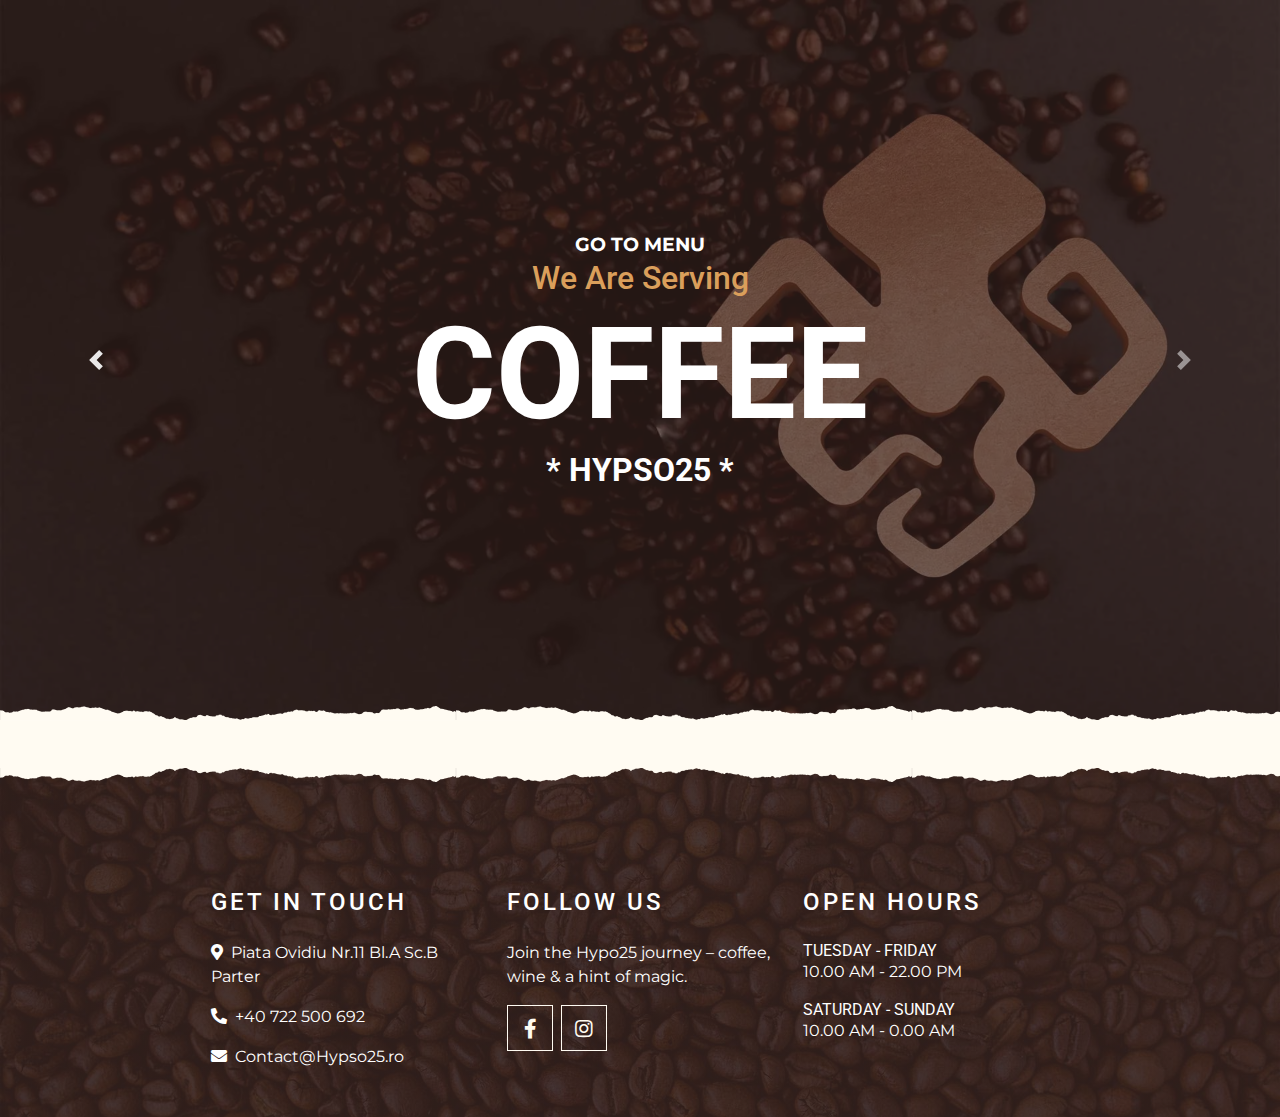
<file: index.html>
<!DOCTYPE html>
<html lang="en">

<head>
    <meta charset="utf-8">
    <title>HYPSO25 Menu</title>
    <meta content="width=device-width, initial-scale=1.0" name="viewport">
    <meta content="Free Website Template" name="keywords">
    <meta content="Free Website Template" name="description">

    <!-- Favicon -->
    <link href="img/favicon.ico" rel="icon">

    <!-- Google Font -->
    <link rel="preconnect" href="https://fonts.gstatic.com">
    <link href="https://fonts.googleapis.com/css2?family=Montserrat:wght@200;400&family=Roboto:wght@400;500;700&display=swap" rel="stylesheet"> 

    <!-- Font Awesome -->
    <link href="https://cdnjs.cloudflare.com/ajax/libs/font-awesome/5.10.0/css/all.min.css" rel="stylesheet">

    <!-- Customized Bootstrap Stylesheet -->
    <link href="css/style.min.css" rel="stylesheet">
</head>

<body>
    

    <!-- Carousel Start -->
    <div class="container-fluid p-0 mb-5">
        <div id="blog-carousel" class="carousel slide overlay-bottom" data-ride="carousel">
            <div class="carousel-inner">
                <div class="carousel-item active">
                    <img class="w-100" src="img/carousel-1.webp" alt="Image">
                    <div class="carousel-caption d-flex flex-column align-items-center justify-content-center">
                        <a class="text-white" href="menu.html" style="font-size:larger"><b>GO TO MENU</b></a>
                        <h2 class="text-primary font-weight-medium m-0">We Are Serving</h2>
                        <h1 class="display-1 text-white m-0">COFFEE</h1>
                        <h2 class="text-white m-0">* HYPSO25 *</h2>
                    </div>
                </div>
                <div class="carousel-item">
                    <img class="w-100" src="img/carousel-2.webp" alt="Image">
                    <div class="carousel-caption d-flex flex-column align-items-center justify-content-center">
                        <a class="text-white" href="menu.html" style="font-size:larger"><b>GO TO MENU</b></a>
                        <h2 class="text-primary font-weight-medium m-0">We Are Serving</h2>
                        <h1 class="display-1 text-white m-0">COFFEE</h1>
                        <h2 class="text-white m-0">* HYPSO25 *</h2>
                    </div>
                </div>
            </div>
            <a class="carousel-control-prev" href="#blog-carousel" data-slide="prev">
                <span class="carousel-control-prev-icon"></span>
            </a>
            <a class="carousel-control-next" href="#blog-carousel" data-slide="next">
                <span class="carousel-control-next-icon"></span>
            </a>
        </div>
    </div>
    <!-- Carousel End -->

    <!-- Footer Start -->
    <div class="container-fluid footer text-white mt-5 pt-5 px-0 position-relative overlay-top">
        <div class="row mx-0 pt-5 px-sm-3 px-lg-5 mt-4 justify-content-center">
            <div class="col-lg-3 col-md-6 mb-5">
                <h4 class="text-white text-uppercase mb-4" style="letter-spacing: 3px;">Get In Touch</h4>
                <p><i class="fa fa-map-marker-alt mr-2"></i>Piata Ovidiu Nr.11 Bl.A Sc.B Parter</p>
                <p><i class="fa fa-phone-alt mr-2"></i>+40 722 500 692</p>
                <p class="m-0"><i class="fa fa-envelope mr-2"></i>Contact@Hypso25.ro</p>
            </div>
            <div class="col-lg-3 col-md-6 mb-5">
                <h4 class="text-white text-uppercase mb-4" style="letter-spacing: 3px;">Follow Us</h4>
                <p>Join the Hypo25 journey – coffee, wine & a hint of magic.</p>
                <div class="d-flex justify-content-start">
                    <a class="btn btn-lg btn-outline-light btn-lg-square mr-2" href="https://www.facebook.com/hypso25"><i class="fab fa-facebook-f"></i></a>
                    <a class="btn btn-lg btn-outline-light btn-lg-square" href="https://www.instagram.com/hypso.25"><i class="fab fa-instagram"></i></a>
                </div>
            </div>
            <div class="col-lg-3 col-md-6 mb-5">
                <h4 class="text-white text-uppercase mb-4" style="letter-spacing: 3px;">Open Hours</h4>
                <div>
                    <h6 class="text-white text-uppercase mb-0">Tuesday - Friday</h6>
                    <p>10.00 AM - 22.00 PM</p>
                    <h6 class="text-white text-uppercase mb-0">Saturday - Sunday</h6>
                    <p>10.00 AM - 0.00 AM</p>
                </div>
            </div>
        </div>
    </div>
    <!-- Footer End -->


    <!-- Back to Top -->
    <a href="#" class="btn btn-lg btn-primary btn-lg-square back-to-top"><i class="fa fa-angle-double-up"></i></a>


    <!-- JavaScript Libraries -->
    <script src="https://code.jquery.com/jquery-3.4.1.min.js"></script>
    <script src="https://stackpath.bootstrapcdn.com/bootstrap/4.4.1/js/bootstrap.bundle.min.js"></script>
    <script src="lib/waypoints/waypoints.min.js"></script>

    <!-- Template Javascript -->
    <script src="js/main.js"></script>
</body>

</html>
</file>
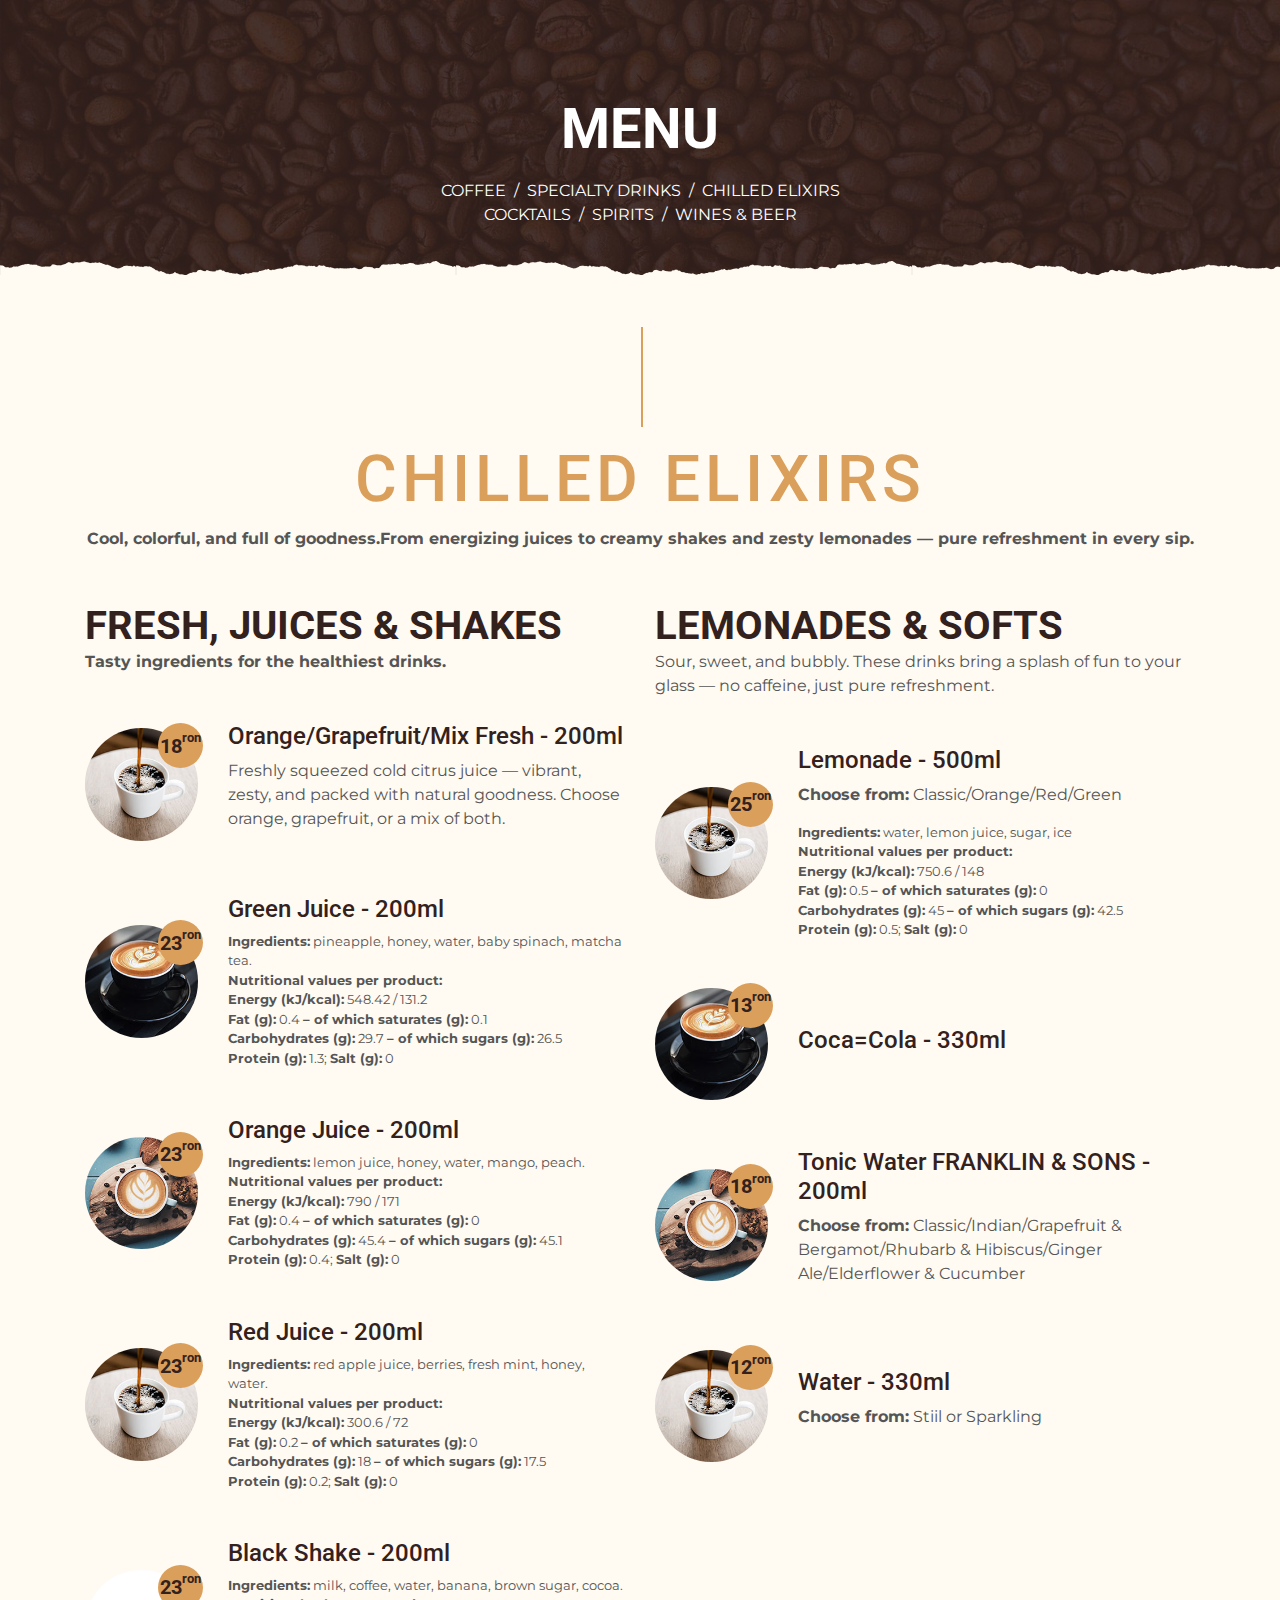
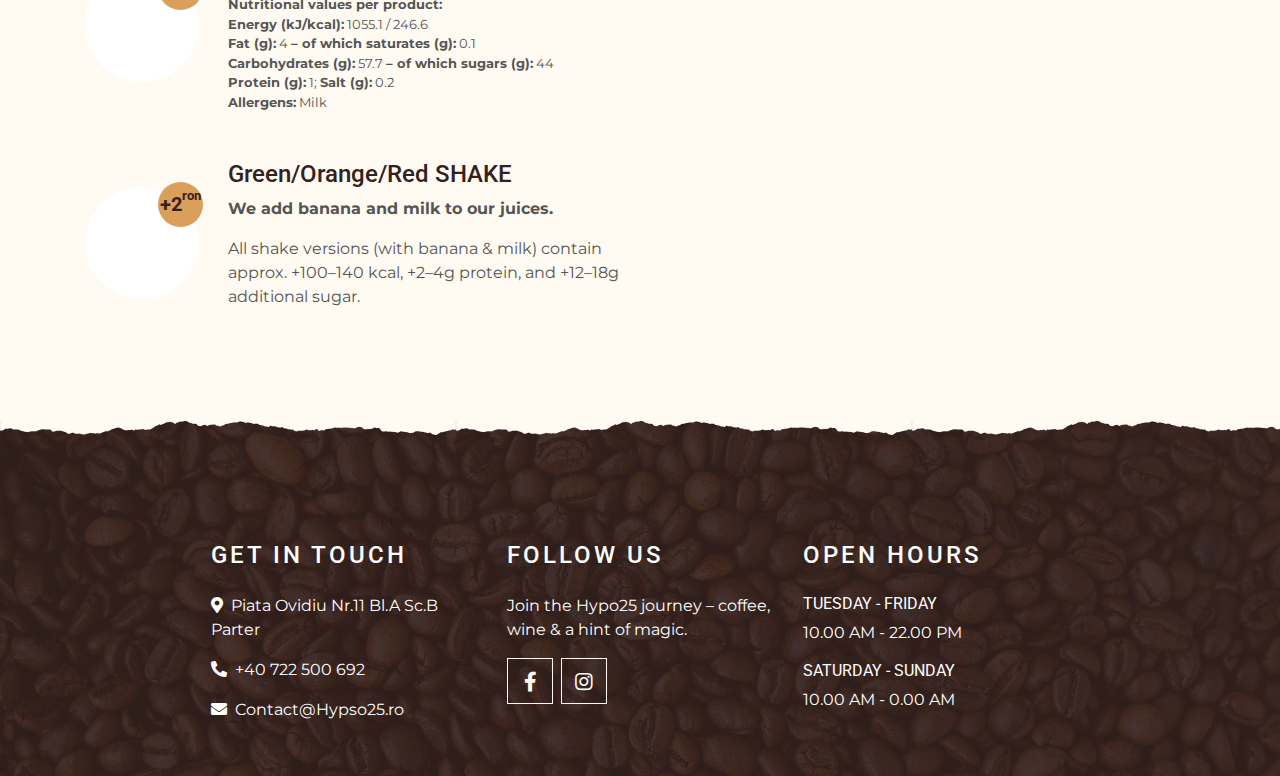
<file: celix.html>
<!DOCTYPE html>
<html lang="en">

<head>
    <meta charset="utf-8">
    <title>Hypso25 Menu - Wines</title>
    <meta content="width=device-width, initial-scale=1.0" name="viewport">
    <meta content="Coffee Menu" name="keywords">
    <meta content="Coffee Menu" name="description">

    <!-- Favicon -->
    <link href="img/favicon.ico" rel="icon">

    <!-- Google Font -->
    <link rel="preconnect" href="https://fonts.gstatic.com">
    <link href="https://fonts.googleapis.com/css2?family=Montserrat:wght@200;400&family=Roboto:wght@400;500;700&display=swap" rel="stylesheet"> 

    <!-- Font Awesome -->
    <link href="https://cdnjs.cloudflare.com/ajax/libs/font-awesome/5.10.0/css/all.min.css" rel="stylesheet">

    <!-- Customized Bootstrap Stylesheet -->
    <link href="css/style.min.css" rel="stylesheet">
</head>

<body>

    <!-- Page Header Start -->
    <div class="container-fluid page-header mb-5 position-relative overlay-bottom">
        <div class="d-flex flex-column align-items-center justify-content-center pt-0 pt-lg-5" style="min-height: 200px">
            <h1 class="display-4 mb-3 mt-0 mt-lg-5 text-white text-uppercase">MENU</h1>
                <div class="d-inline-flex">
                <p class="m-0 text-white"><a class="text-white" href="menu.html">COFFEE</a></p>
                <p class="m-0 text-white px-2">/</p>
                <p class="m-0 text-white"><a class="text-white" href="sdrinks.html">SPECIALTY DRINKS</a></p>
                <p class="m-0 text-white px-2">/</p>
                <p class="m-0 text-white"><a class="text-white" href="celix.html">CHILLED ELIXIRS</a></p>
            </div>
            <div class="d-inline-flex mb-lg-5">
                <p class="m-0 text-white"><a class="text-white" href="vcock.html">COCKTAILS</a></p>
                <p class="m-0 text-white px-2">/</p>
                <p class="m-0 text-white"><a class="text-white" href="spirits.html">SPIRITS</a></p>
                <p class="m-0 text-white px-2">/</p>
                <p class="m-0 text-white"><a class="text-white" href="wines.html">WINES & BEER</a></p>
            </div>
        </div>
    </div>
    <!-- Page Header End -->

    <!-- Menu Start -->
    <div class="container-fluid pt-1">
        <div class="container">
            <div class="section-title">
                <h4 class="text-primary text-uppercase" style="letter-spacing: 5px; font-size: 4em;">chilled elixirs</h4>
                <p><b>Cool, colorful, and full of goodness.From energizing juices to creamy shakes and zesty lemonades — pure refreshment in every sip.</b></p>
            </div>
            <div class="row">
                <div class="col-lg-6">
                    <h1 class="mb-0">FRESH, JUICES & SHAKES</h1>
                    <p class="mb-5"><b>Tasty ingredients for the healthiest drinks.</b></p>
                    <div class="row align-items-center mb-5">
                        <div class="col-4 col-sm-3">
                            <a href="img/menu-1.jpg"><img class="w-100 rounded-circle mb-3 mb-sm-0" src="img/menu-1.jpg" alt=""></a>
                            <h5 class="menu-price"><b>18</b><p style="font-size: small;"><b>ron</b></p></h5>
                        </div>
                        <div class="col-8 col-sm-9">
                            <h4>Orange/Grapefruit/Mix Fresh - 200ml</h4>
                            <p>Freshly squeezed cold citrus juice — vibrant, zesty, and packed with natural goodness. Choose orange, grapefruit, or a mix of both.</p>
                        </div>
                    </div>
                    <div class="row align-items-center mb-5">
                        <div class="col-4 col-sm-3">
                            <a href="img/menu-2.jpg"><img class="w-100 rounded-circle mb-3 mb-sm-0" src="img/menu-2.jpg" alt=""></a>
                            <h5 class="menu-price"><b>23</b><p style="font-size: small;"><b>ron</b></p></h5>
                        </div>
                        <div class="col-8 col-sm-9">
                            <h4>Green Juice - 200ml</h4>
                            <p class="m-0" style="font-size: small;"><b>Ingredients:</b> pineapple, honey, water, baby spinach, matcha tea.</p>
                            <p class="m-0" style="font-size: small;"><b>Nutritional values per product:</b></p>
                            <p class="m-0" style="font-size: small;"><b>Energy (kJ/kcal):</b> 548.42 / 131.2</p>
                            <p class="m-0" style="font-size: small;"><b>Fat (g):</b> 0.4 <b>– of which saturates (g):</b> 0.1</p>
                            <p class="m-0" style="font-size: small;"><b>Carbohydrates (g):</b> 29.7 <b>– of which sugars (g):</b> 26.5</p>
                            <p class="m-0" style="font-size: small;"><b>Protein (g):</b> 1.3; <b>Salt (g):</b> 0</p>
                        </div>
                    </div>
                    <div class="row align-items-center mb-5">
                        <div class="col-4 col-sm-3">
                            <a href="img/menu-3.jpg"><img class="w-100 rounded-circle mb-3 mb-sm-0" src="img/menu-3.jpg" alt=""></a>
                            <h5 class="menu-price"><b>23</b><p style="font-size: small;"><b>ron</b></p></h5>
                        </div>
                        <div class="col-8 col-sm-9">
                            <h4>Orange Juice - 200ml</h4>
                            <p class="m-0" style="font-size: small;"><b>Ingredients:</b> lemon juice, honey, water, mango, peach.</p>
                            <p class="m-0" style="font-size: small;"><b>Nutritional values per product:</b></p>
                            <p class="m-0" style="font-size: small;"><b>Energy (kJ/kcal):</b> 790 / 171</p>
                            <p class="m-0" style="font-size: small;"><b>Fat (g):</b> 0.4 <b>– of which saturates (g):</b> 0</p>
                            <p class="m-0" style="font-size: small;"><b>Carbohydrates (g):</b> 45.4 <b>– of which sugars (g):</b> 45.1</p>
                            <p class="m-0" style="font-size: small;"><b>Protein (g):</b> 0.4; <b>Salt (g):</b> 0</p>
                        </div>
                    </div>
                    <div class="row align-items-center mb-5">
                        <div class="col-4 col-sm-3">
                            <a href="img/menu-1.jpg"><img class="w-100 rounded-circle mb-3 mb-sm-0" src="img/menu-1.jpg" alt=""></a>
                            <h5 class="menu-price"><b>23</b><p style="font-size: small;"><b>ron</b></p></h5>
                        </div>
                        <div class="col-8 col-sm-9">
                            <h4>Red Juice - 200ml</h4>
                            <p class="m-0" style="font-size: small;"><b>Ingredients:</b> red apple juice, berries, fresh mint, honey, water.</p>
                            <p class="m-0" style="font-size: small;"><b>Nutritional values per product:</b></p>
                            <p class="m-0" style="font-size: small;"><b>Energy (kJ/kcal):</b> 300.6 / 72</p>
                            <p class="m-0" style="font-size: small;"><b>Fat (g):</b> 0.2 <b>– of which saturates (g):</b> 0</p>
                            <p class="m-0" style="font-size: small;"><b>Carbohydrates (g):</b> 18 <b>– of which sugars (g):</b> 17.5</p>
                            <p class="m-0" style="font-size: small;"><b>Protein (g):</b> 0.2; <b>Salt (g):</b> 0</p>
                        </div>
                    </div>
                    <div class="row align-items-center mb-5">
                        <div class="col-4 col-sm-3">
                            <a href="img/menu-4.jpg"><img class="w-100 rounded-circle mb-3 mb-sm-0" src="img/menu-4.jpg" alt=""></a>
                            <h5 class="menu-price"><b>23</b><p style="font-size: small;"><b>ron</b></p></h5>
                        </div>
                        <div class="col-8 col-sm-9">
                            <h4>Black Shake - 200ml</h4>
                            <p class="m-0" style="font-size: small;"><b>Ingredients:</b> milk, coffee, water, banana, brown sugar, cocoa.</p>
                            <p class="m-0" style="font-size: small;"><b>Nutritional values per product:</b></p>
                            <p class="m-0" style="font-size: small;"><b>Energy (kJ/kcal):</b> 1055.1 / 246.6</p>
                            <p class="m-0" style="font-size: small;"><b>Fat (g):</b> 4 <b>– of which saturates (g):</b> 0.1</p>
                            <p class="m-0" style="font-size: small;"><b>Carbohydrates (g):</b> 57.7 <b>– of which sugars (g):</b> 44</p>
                            <p class="m-0" style="font-size: small;"><b>Protein (g):</b> 1; <b>Salt (g):</b> 0.2</p>
                            <p class="m-0" style="font-size: small;"><b>Allergens:</b> Milk</p>
                        </div>
                    </div>
                    <div class="row align-items-center mb-5">
                        <div class="col-4 col-sm-3">
                            <a href="img/menu-4.jpg"><img class="w-100 rounded-circle mb-3 mb-sm-0" src="img/menu-4.jpg" alt=""></a>
                            <h5 class="menu-price"><b>+2</b><p style="font-size: small;"><b>ron</b></p></h5>
                        </div>
                        <div class="col-8 col-sm-9">
                            <h4>Green/Orange/Red SHAKE</h4>
                            <p><b>We add banana and milk to our juices.</b></p>
                            <p>All shake versions (with banana & milk) contain approx. +100–140 kcal, +2–4g protein, and +12–18g additional sugar.</p>
                        </div>
                    </div>
                    
                </div>
                <div class="col-lg-6">
                    <h1 class="mb-0">LEMONADES & SOFTS</h1>
                    <p class="mb-5">Sour, sweet, and bubbly. These drinks bring a splash of fun to your glass — no caffeine, just pure refreshment.</p>
                    <div class="row align-items-center mb-5">
                        <div class="col-4 col-sm-3">
                            <a href="img/menu-1.jpg"><img class="w-100 rounded-circle mb-3 mb-sm-0" src="img/menu-1.jpg" alt=""></a>
                            <h5 class="menu-price"><b>25</b><p style="font-size: small;"><b>ron</b></p></h5>
                        </div>
                        <div class="col-8 col-sm-9">
                            <h4>Lemonade - 500ml</h4>
                            <p><b>Choose from:</b> Classic/Orange/Red/Green</p>
                            <p class="m-0" style="font-size: small;"><b>Ingredients:</b> water, lemon juice, sugar, ice</p>
                            <p class="m-0" style="font-size: small;"><b>Nutritional values per product:</b></p>
                            <p class="m-0" style="font-size: small;"><b>Energy (kJ/kcal):</b> 750.6 / 148</p>
                            <p class="m-0" style="font-size: small;"><b>Fat (g):</b> 0.5 <b>– of which saturates (g):</b> 0</p>
                            <p class="m-0" style="font-size: small;"><b>Carbohydrates (g):</b> 45 <b>– of which sugars (g):</b> 42.5</p>
                            <p class="m-0" style="font-size: small;"><b>Protein (g):</b> 0.5; <b>Salt (g):</b> 0</p>
                        </div>
                    </div>
                    <div class="row align-items-center mb-5">
                        <div class="col-4 col-sm-3">
                            <a href="img/menu-2.jpg"><img class="w-100 rounded-circle mb-3 mb-sm-0" src="img/menu-2.jpg" alt=""></a>
                            <h5 class="menu-price"><b>13</b><p style="font-size: small;"><b>ron</b></p></h5>
                        </div>
                        <div class="col-8 col-sm-9">
                            <h4>Coca=Cola - 330ml</h4>
                        </div>
                    </div>
                    <div class="row align-items-center mb-5">
                        <div class="col-4 col-sm-3">
                            <a href="img/menu-3.jpg"><img class="w-100 rounded-circle mb-3 mb-sm-0" src="img/menu-3.jpg" alt=""></a>
                            <h5 class="menu-price"><b>18</b><p style="font-size: small;"><b>ron</b></p></h5>
                        </div>
                        <div class="col-8 col-sm-9">
                            <h4>Tonic Water FRANKLIN & SONS - 200ml</h4>
                            <p><b>Choose from:</b> Classic/Indian/Grapefruit & Bergamot/Rhubarb & Hibiscus/Ginger Ale/Elderflower & Cucumber</p>
                        </div>
                    </div>
                    <div class="row align-items-center mb-5">
                        <div class="col-4 col-sm-3">
                            <a href="img/menu-1.jpg"><img class="w-100 rounded-circle mb-3 mb-sm-0" src="img/menu-1.jpg" alt=""></a>
                            <h5 class="menu-price"><b>12</b><p style="font-size: small;"><b>ron</b></p></h5>
                        </div>
                        <div class="col-8 col-sm-9">
                            <h4>Water - 330ml</h4>
                            <p><b>Choose from:</b> Stiil or Sparkling</p>
                        </div>
                    </div>
                    
                </div>
            </div>
        </div>
    </div>
    <!-- Menu End -->

    <!-- Footer Start -->
    <div class="container-fluid footer text-white mt-5 pt-5 px-0 position-relative overlay-top">
        <div class="row mx-0 pt-5 px-sm-3 px-lg-5 mt-4 justify-content-center">
            <div class="col-lg-3 col-md-6 mb-5">
                <h4 class="text-white text-uppercase mb-4" style="letter-spacing: 3px;">Get In Touch</h4>
                <p><i class="fa fa-map-marker-alt mr-2"></i><a class="text-white" href="https://maps.app.goo.gl/JFcnPuGnPKfqosZBA" target="_blank">Piata Ovidiu Nr.11 Bl.A Sc.B Parter</a></p>
                <p><i class="fa fa-phone-alt mr-2"></i><a class="text-white" href="tel:+40722500692" target="_blank">+40 722 500 692</a></p>
                <p class="m-0"><i class="fa fa-envelope mr-2"></i><a class="text-white" href="mailto:contact@hypso25.ro">Contact@Hypso25.ro</a></p>
            </div>
            <div class="col-lg-3 col-md-6 mb-5">
                <h4 class="text-white text-uppercase mb-4" style="letter-spacing: 3px;">Follow Us</h4>
                <p>Join the Hypo25 journey – coffee, wine & a hint of magic.</p>
                <div class="d-flex justify-content-start">
                    <a class="btn btn-lg btn-outline-light btn-lg-square mr-2" href="https://www.facebook.com/hypso25"><i class="fab fa-facebook-f"></i></a>
                    <a class="btn btn-lg btn-outline-light btn-lg-square" href="#"><i class="fab fa-instagram"></i></a>
                </div>
            </div>
            <div class="col-lg-3 col-md-6 mb-5">
                <h4 class="text-white text-uppercase mb-4" style="letter-spacing: 3px;">Open Hours</h4>
                <div>
                    <h6 class="text-white text-uppercase">Tuesday - Friday</h6>
                    <p>10.00 AM - 22.00 PM</p>
                    <h6 class="text-white text-uppercase">Saturday - Sunday</h6>
                    <p>10.00 AM - 0.00 AM</p>
                </div>
            </div>
        </div>
    </div>
    <!-- Footer End -->

    <!-- Back to Top -->
    <a href="#" class="btn btn-lg btn-primary btn-lg-square back-to-top"><i class="fa fa-angle-double-up"></i></a>

    <!-- JavaScript Libraries -->
    <script src="https://code.jquery.com/jquery-3.4.1.min.js"></script>
    <script src="https://stackpath.bootstrapcdn.com/bootstrap/4.4.1/js/bootstrap.bundle.min.js"></script>
    <script src="lib/waypoints/waypoints.min.js"></script>
   
    <!-- Template Javascript -->
    <script src="js/main.js"></script>
</body>

</html>
</file>
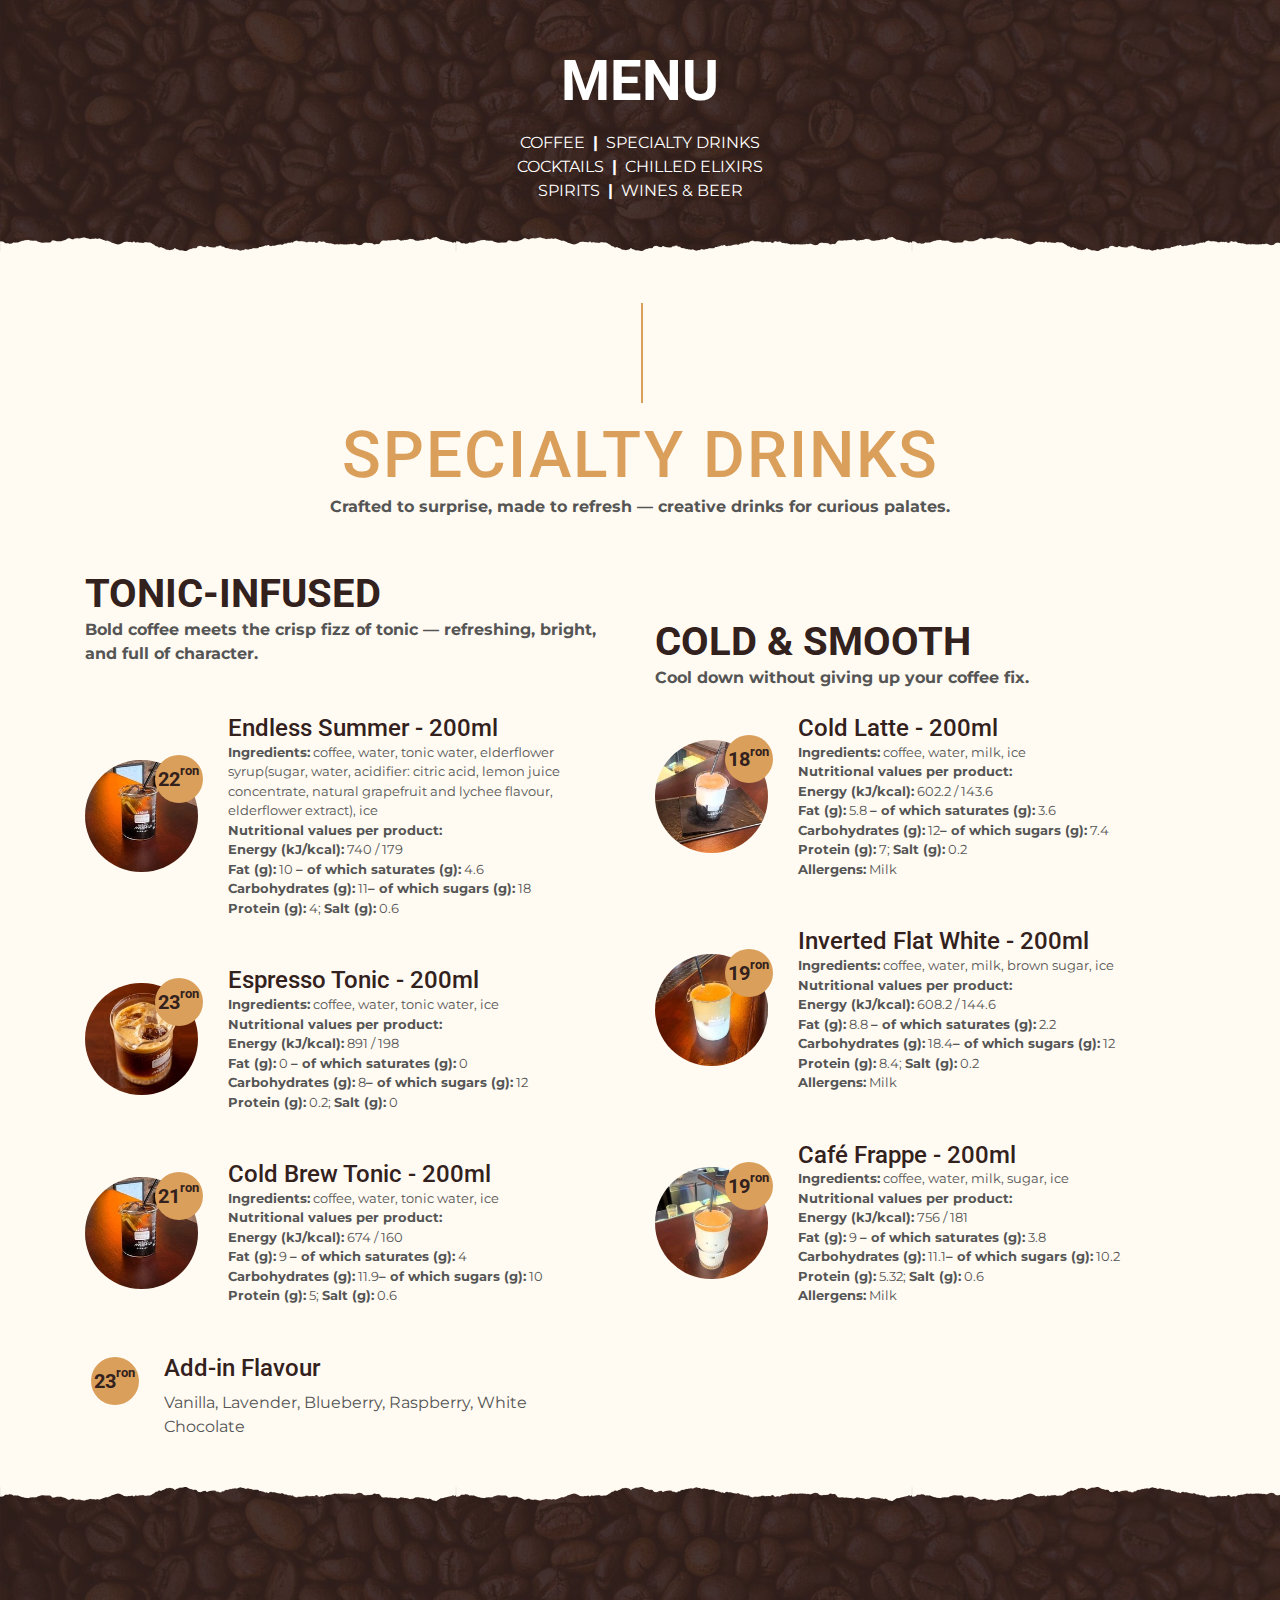
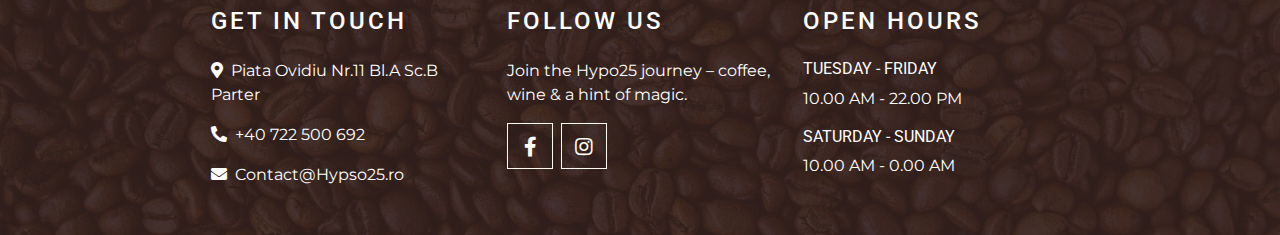
<file: sdrinks.html>
<!DOCTYPE html>
<html lang="en">

<head>
    <meta charset="utf-8">
    <title>Hypso25 Menu - Specialty Drinks</title>
    <meta content="width=device-width, initial-scale=1.0" name="viewport">
    <meta content="Coffee Menu" name="keywords">
    <meta content="Coffee Menu" name="description">

    <!-- Favicon -->
    <link href="img/favicon.ico" rel="icon">

    <!-- Google Font -->
    <link rel="preconnect" href="https://fonts.gstatic.com">
    <link href="https://fonts.googleapis.com/css2?family=Montserrat:wght@200;400&family=Roboto:wght@400;500;700&display=swap" rel="stylesheet"> 

    <!-- Font Awesome -->
    <link href="https://cdnjs.cloudflare.com/ajax/libs/font-awesome/5.10.0/css/all.min.css" rel="stylesheet">

    <!-- Customized Bootstrap Stylesheet -->
    <link href="css/style.min.css" rel="stylesheet">
</head>

<body>

    <!-- Page Header Start -->
    <div class="container-fluid page-header mb-5 position-relative overlay-bottom">
        <div class="d-flex flex-column align-items-center justify-content-center pt-0" style="min-height: 200px">
            <h1 class="display-4 mb-3 mt-5 text-white text-uppercase">MENU</h1>
                <div class="d-inline-flex">
                <p class="m-0 text-white"><a class="text-white" href="menu.html">COFFEE</a></p>
                <p class="m-0 text-white px-2"><b>|</b></p>
                <p class="m-0 text-white"><a class="text-white" href="sdrinks.html">SPECIALTY DRINKS</a></p>
            </div>
                <div class="d-inline-flex">
                <p class="m-0 text-white"><a class="text-white" href="vcock.html">COCKTAILS</a></p>
                <p class="m-0 text-white px-2"><b>|</b></p>
                <p class="m-0 text-white"><a class="text-white" href="celix.html">CHILLED ELIXIRS</a></p>
            </div>
            <div class="d-inline-flex mb-5">
                <p class="m-0 text-white"><a class="text-white" href="spirits.html">SPIRITS</a></p>
                <p class="m-0 text-white px-2"><b>|</b></p>
                <p class="m-0 text-white"><a class="text-white" href="wines.html">WINES & BEER</a></p>
            </div>
        </div>
    </div>

    <!-- Page Header End -->

    <!-- Menu Start -->
    <div class="container-fluid pt-1">
        <div class="container">
            <div class="section-title">
                <h4 class="text-primary text-uppercase mb-0" style="letter-spacing: 2px; font-size: 4em; text-align: center;">specialty drinks</h4>
                <p><b>Crafted to surprise, made to refresh — creative drinks for curious palates.</b></p>
            </div>
            <div class="row">
                <div class="col-lg-6">
                    <h1 class="mb-0">TONIC-INFUSED</h1>
                    <p class="mb-5"><b>Bold coffee meets the crisp fizz of tonic — refreshing, bright, and full of character.</b></p>
                    <div class="row align-items-center mb-5">
                        <div class="col-4 col-sm-3">
                            <a href="img/Big_Blured&Watermarked/webp/Cold_brew_tonic_big.webp" target="_blank"><img class="w-100 rounded-circle mb-3 mb-sm-0" src="img/icons_watermarked/webp/Cold_brew_tonic_ico.webp" alt=""></a>
                            <h5 class="menu-price p-4"><b>22</b><p style="font-size: small;"><b>ron</b></p></h5>
                        </div>
                        <div class="col-8 col-sm-9">
                            <h4 class="mb-0">Endless Summer - 200ml</h4>
                            <p class="m-0" style="font-size: small;"><b>Ingredients:</b> coffee, water, tonic water, elderflower syrup(sugar, water, acidifier: citric acid, lemon juice concentrate, natural grapefruit and lychee flavour, elderflower extract), ice</p>
                            <p class="m-0" style="font-size: small;"><b>Nutritional values per product:</b></p>
                            <p class="m-0" style="font-size: small;"><b>Energy (kJ/kcal):</b> 740 / 179</p>
                            <p class="m-0" style="font-size: small;"><b>Fat (g):</b> 10 <b>– of which saturates (g):</b> 4.6</p>
                            <p class="m-0" style="font-size: small;"><b>Carbohydrates (g):</b> 11<b>– of which sugars (g):</b> 18</p>
                            <p class="m-0" style="font-size: small;"><b>Protein (g):</b> 4; <b>Salt (g):</b> 0.6</p>
                        </div>
                    </div>
                    <div class="row align-items-center mb-5">
                        <div class="col-4 col-sm-3">
                            <a href="img/Big_Blured&Watermarked/webp/espresso_tonic_big.webp" target="_blank"><img class="w-100 rounded-circle mb-3 mb-sm-0" src="img/icons_watermarked/webp/Espresso_tonic_ico.webp" alt=""></a>
                            <h5 class="menu-price p-4"><b>23</b><p style="font-size: small;"><b>ron</b></p></h5>
                        </div>
                        <div class="col-8 col-sm-9">
                            <h4 class="mb-0">Espresso Tonic - 200ml</h4>
                            <p class="m-0" style="font-size: small;"><b>Ingredients:</b> coffee, water, tonic water, ice</p>
                            <p class="m-0" style="font-size: small;"><b>Nutritional values per product:</b></p>
                            <p class="m-0" style="font-size: small;"><b>Energy (kJ/kcal):</b> 891 / 198</p>
                            <p class="m-0" style="font-size: small;"><b>Fat (g):</b> 0 <b>– of which saturates (g):</b> 0</p>
                            <p class="m-0" style="font-size: small;"><b>Carbohydrates (g):</b> 8<b>– of which sugars (g):</b> 12</p>
                            <p class="m-0" style="font-size: small;"><b>Protein (g):</b> 0.2; <b>Salt (g):</b> 0</p>
                        </div>
                    </div>
                    <div class="row align-items-center mb-5">
                        <div class="col-4 col-sm-3">
                            <a href="img/Big_Blured&Watermarked/webp/Cold_brew_tonic_big.webp" target="_blank"><img class="w-100 rounded-circle mb-3 mb-sm-0" src="img/icons_watermarked/webp/Cold_brew_tonic_ico.webp" alt=""></a>
                            <h5 class="menu-price p-4"><b>21</b><p style="font-size: small;"><b>ron</b></p></h5>
                        </div>
                        <div class="col-8 col-sm-9">
                            <h4 class="mb-0">Cold Brew Tonic - 200ml</h4>
                            <p class="m-0" style="font-size: small;"><b>Ingredients:</b> coffee, water, tonic water, ice</p>
                            <p class="m-0" style="font-size: small;"><b>Nutritional values per product:</b></p>
                            <p class="m-0" style="font-size: small;"><b>Energy (kJ/kcal):</b> 674 / 160</p>
                            <p class="m-0" style="font-size: small;"><b>Fat (g):</b> 9 <b>– of which saturates (g):</b> 4</p>
                            <p class="m-0" style="font-size: small;"><b>Carbohydrates (g):</b> 11.9<b>– of which sugars (g):</b> 10</p>
                            <p class="m-0" style="font-size: small;"><b>Protein (g):</b> 5; <b>Salt (g):</b> 0.6</p>
                        </div>
                    </div>
                    <div class="row container pr-0">
                        <div class="col-1 mt-4 mt-md-2" style="margin-left: 20px;">
                            <h5 class="menu-price p-4"><b>23</b><p style="font-size: small;"><b>ron</b></h5>
                        </div>
                        <div class="col">
                            <h4>Add-in Flavour</h4>
                            <p class="m-0">Vanilla, Lavender, Blueberry, Raspberry, White Chocolate</p>
                        </div>
                    </div>
                </div>
                <div class="col-lg-6">
                    <h1 class="mb-0 pt-5">COLD & SMOOTH</h1>
                    <p class="mb-4"><b>Cool down without giving up your coffee fix.</b></p>
                    <div class="row align-items-center mb-5">
                        <div class="col-4 col-sm-3">
                            <a href="img/Big_Blured&Watermarked/webp/Cold_latte_big.webp" target="_blank"><img class="w-100 rounded-circle mb-3 mb-sm-0" src="img/icons_watermarked/webp/cold_latte_ico.webp" alt=""></a>
                            <h5 class="menu-price p-4"><b>18</b><p style="font-size: small;"><b>ron</b></h5>
                        </div>
                        <div class="col-8 col-sm-9">
                            <h4 class="mb-0">Cold Latte - 200ml</h4>
                            <p class="m-0" style="font-size: small;"><b>Ingredients:</b> coffee, water, milk, ice</p>
                            <p class="m-0" style="font-size: small;"><b>Nutritional values per product:</b></p>
                            <p class="m-0" style="font-size: small;"><b>Energy (kJ/kcal):</b> 602.2 / 143.6</p>
                            <p class="m-0" style="font-size: small;"><b>Fat (g):</b> 5.8 <b>– of which saturates (g):</b> 3.6</p>
                            <p class="m-0" style="font-size: small;"><b>Carbohydrates (g):</b> 12<b>– of which sugars (g):</b> 7.4</p>
                            <p class="m-0" style="font-size: small;"><b>Protein (g):</b> 7; <b>Salt (g):</b> 0.2</p>
                            <p class="m-0" style="font-size: small;"><b>Allergens:</b> Milk</p>
                        </div>
                    </div>
                    <div class="row align-items-center mb-5">
                        <div class="col-4 col-sm-3">
                            <a href="img/Big_Blured&Watermarked/webp/Inverted_Flat_white_big.webp" target="_blank"><img class="w-100 rounded-circle mb-3 mb-sm-0" src="img/icons_watermarked/webp/Inverted_flat_white_ico.webp" alt=""></a>
                            <h5 class="menu-price p-4"><b>19</b><p style="font-size: small;"><b>ron</b></h5>
                        </div>
                        <div class="col-8 col-sm-9">
                            <h4 class="mb-0">Inverted Flat White - 200ml</h4>
                            <p class="m-0" style="font-size: small;"><b>Ingredients:</b> coffee, water, milk, brown sugar, ice</p>
                            <p class="m-0" style="font-size: small;"><b>Nutritional values per product:</b></p>
                            <p class="m-0" style="font-size: small;"><b>Energy (kJ/kcal):</b> 608.2 / 144.6</p>
                            <p class="m-0" style="font-size: small;"><b>Fat (g):</b> 8.8 <b>– of which saturates (g):</b> 2.2</p>
                            <p class="m-0" style="font-size: small;"><b>Carbohydrates (g):</b> 18.4<b>– of which sugars (g):</b> 12</p>
                            <p class="m-0" style="font-size: small;"><b>Protein (g):</b> 8.4; <b>Salt (g):</b> 0.2</p>
                            <p class="m-0" style="font-size: small;"><b>Allergens:</b> Milk</p>
                        </div>
                    </div>
                    <div class="row align-items-center">
                        <div class="col-4 col-sm-3">
                            <a href="img/Big_Blured&Watermarked/webp/Cafe_Frappe_big.webp" target="_blank"><img class="w-100 rounded-circle mb-3 mb-sm-0" src="img/icons_watermarked/webp/Cafe_frappe.webp" alt=""></a>
                            <h5 class="menu-price p-4"><b>19</b><p style="font-size: small;"><b>ron</b></h5>
                        </div>
                        <div class="col-8 col-sm-9">
                            <h4 class="mb-0">Café Frappe - 200ml</h4>
                            <p class="m-0" style="font-size: small;"><b>Ingredients:</b> coffee, water, milk, sugar, ice</p>
                            <p class="m-0" style="font-size: small;"><b>Nutritional values per product:</b></p>
                            <p class="m-0" style="font-size: small;"><b>Energy (kJ/kcal):</b> 756 / 181</p>
                            <p class="m-0" style="font-size: small;"><b>Fat (g):</b> 9 <b>– of which saturates (g):</b> 3.8</p>
                            <p class="m-0" style="font-size: small;"><b>Carbohydrates (g):</b> 11.1<b>– of which sugars (g):</b> 10.2</p>
                            <p class="m-0" style="font-size: small;"><b>Protein (g):</b> 5.32; <b>Salt (g):</b> 0.6</p>
                            <p class="m-0" style="font-size: small;"><b>Allergens:</b> Milk</p>
                        </div>
                    </div>     
                </div>
            </div>
        </div>
    </div>
    <!-- Menu End -->

    <!-- Footer Start -->
    <div class="container-fluid footer text-white mt-5 pt-5 px-0 position-relative overlay-top">
        <div class="row mx-0 pt-5 px-sm-3 px-lg-5 mt-4 justify-content-center">
            <div class="col-lg-3 col-md-6 mb-5">
                <h4 class="text-white text-uppercase mb-4" style="letter-spacing: 3px;">Get In Touch</h4>
                <p><i class="fa fa-map-marker-alt mr-2"></i><a class="text-white" href="https://maps.app.goo.gl/JFcnPuGnPKfqosZBA" target="_blank">Piata Ovidiu Nr.11 Bl.A Sc.B Parter</a></p>
                <p><i class="fa fa-phone-alt mr-2"></i><a class="text-white" href="tel:+40722500692" target="_blank">+40 722 500 692</a></p>
                <p class="m-0"><i class="fa fa-envelope mr-2"></i><a class="text-white" href="mailto:contact@hypso25.ro">Contact@Hypso25.ro</a></p>
            </div>
            <div class="col-lg-3 col-md-6 mb-5">
                <h4 class="text-white text-uppercase mb-4" style="letter-spacing: 3px;">Follow Us</h4>
                <p>Join the Hypo25 journey – coffee, wine & a hint of magic.</p>
                <div class="d-flex justify-content-start">
                    <a class="btn btn-lg btn-outline-light btn-lg-square mr-2" href="https://www.facebook.com/hypso25"><i class="fab fa-facebook-f"></i></a>
                    <a class="btn btn-lg btn-outline-light btn-lg-square" href="#"><i class="fab fa-instagram"></i></a>
                </div>
            </div>
            <div class="col-lg-3 col-md-6">
                <h4 class="text-white text-uppercase mb-4" style="letter-spacing: 3px;">Open Hours</h4>
                <div>
                    <h6 class="text-white text-uppercase">Tuesday - Friday</h6>
                    <p>10.00 AM - 22.00 PM</p>
                    <h6 class="text-white text-uppercase">Saturday - Sunday</h6>
                    <p>10.00 AM - 0.00 AM</p>
                </div>
            </div>
        </div>
    </div>
    <!-- Footer End -->

    <!-- Back to Top -->
    <a href="#" class="btn btn-lg btn-primary btn-lg-square back-to-top"><i class="fa fa-angle-double-up"></i></a>

    <!-- JavaScript Libraries -->
    <script src="https://code.jquery.com/jquery-3.4.1.min.js"></script>
    <script src="https://stackpath.bootstrapcdn.com/bootstrap/4.4.1/js/bootstrap.bundle.min.js"></script>
    <script src="lib/waypoints/waypoints.min.js"></script>

    <!-- Template Javascript -->
    <script src="js/main.js"></script>
</body>

</html>
</file>
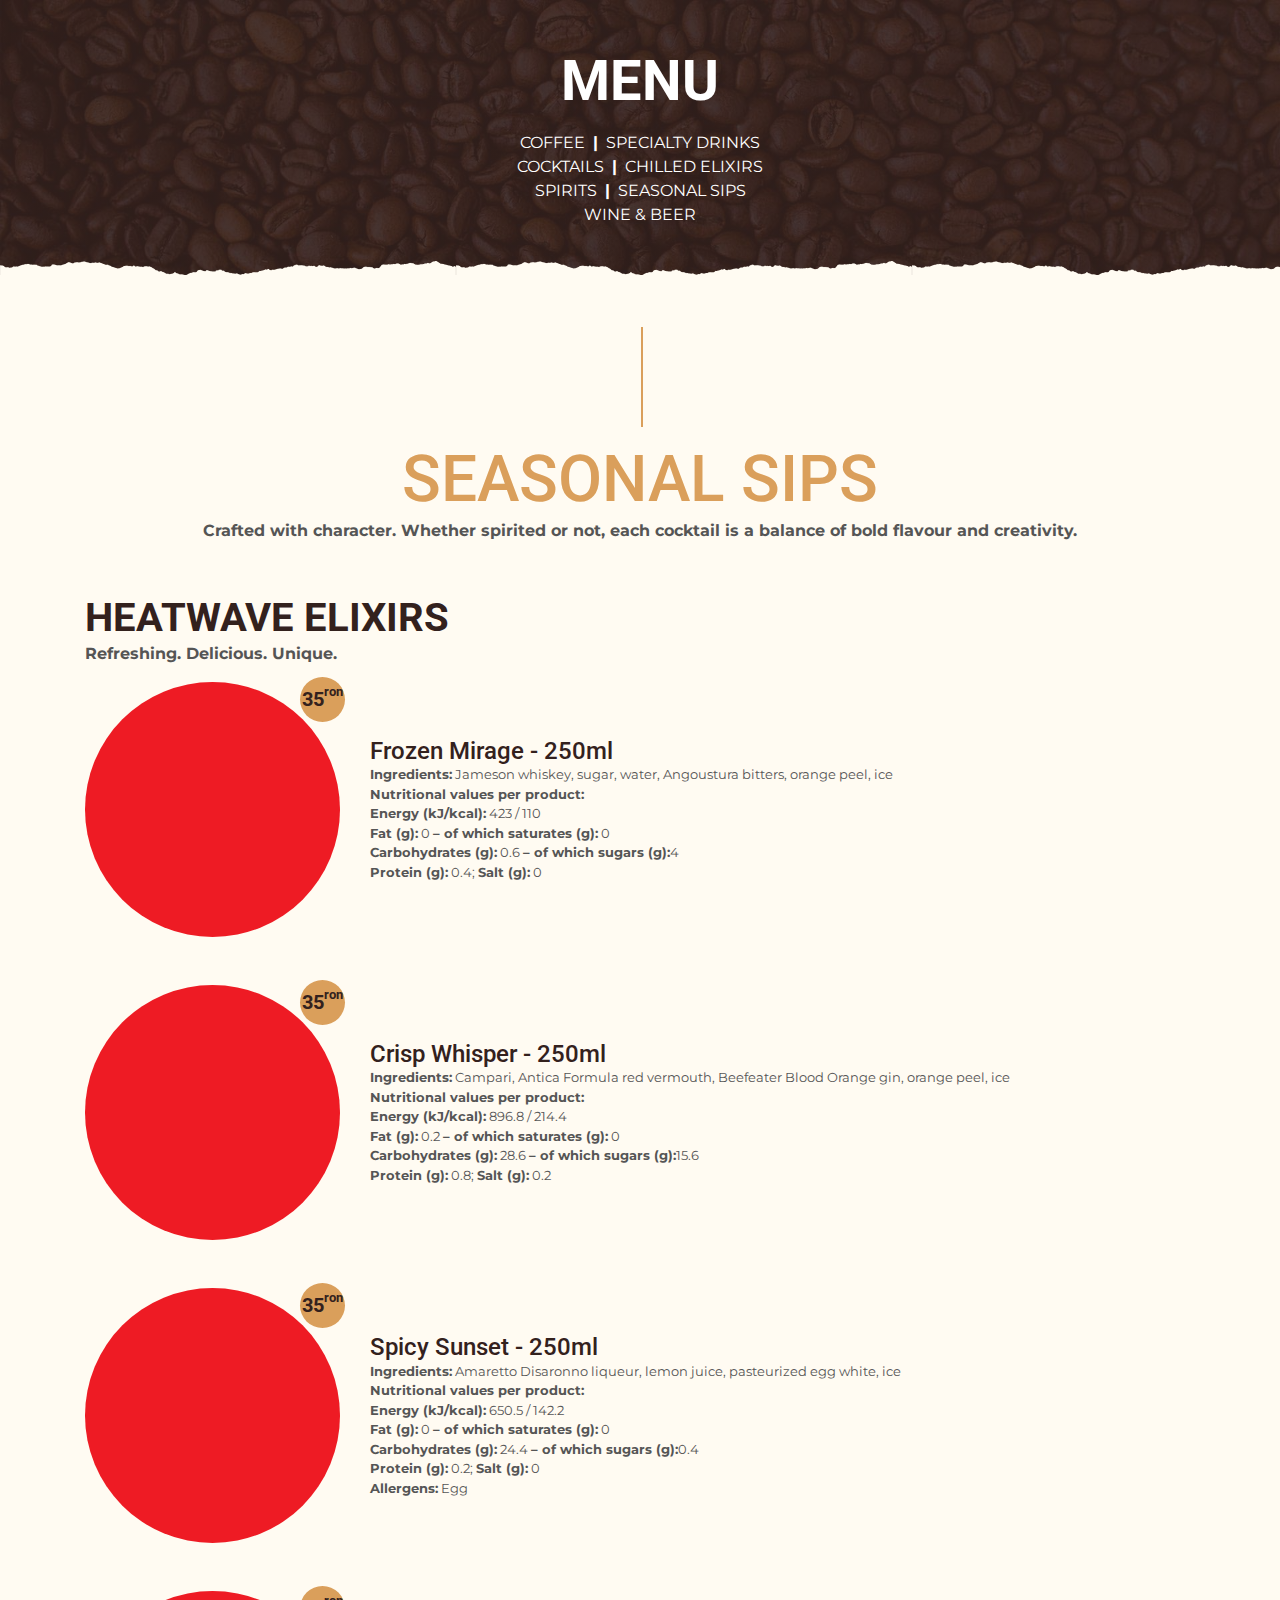
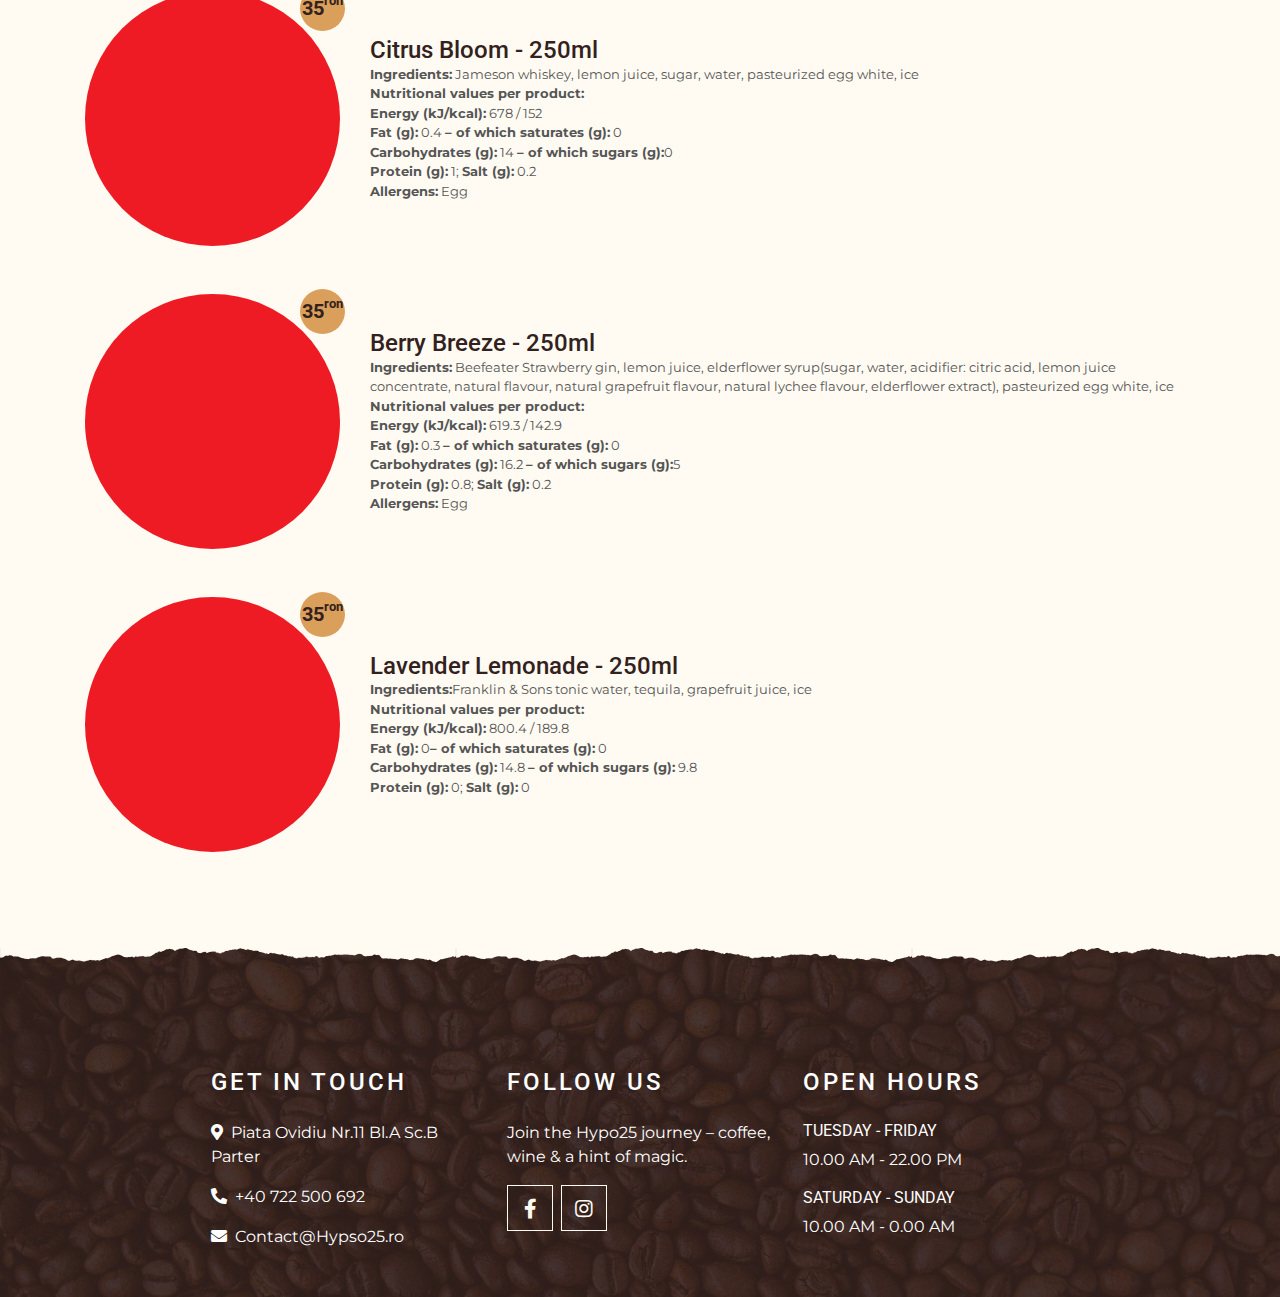
<file: seasonal.html>
<!DOCTYPE html>
<html lang="en">

<head>
    <meta charset="utf-8">
    <title>Hypso25 Menu - Cocktails</title>
    <meta content="width=device-width, initial-scale=1.0" name="viewport">
    <meta content="Coffee Menu" name="keywords">
    <meta content="Coffee Menu" name="description">

    <!-- Favicon -->
    <link href="img/favicon.ico" rel="icon">

    <!-- Google Font -->
    <link rel="preconnect" href="https://fonts.gstatic.com">
    <link href="https://fonts.googleapis.com/css2?family=Montserrat:wght@200;400&family=Roboto:wght@400;500;700&display=swap" rel="stylesheet"> 

    <!-- Font Awesome -->
    <link href="https://cdnjs.cloudflare.com/ajax/libs/font-awesome/5.10.0/css/all.min.css" rel="stylesheet">

    <!-- Customized Bootstrap Stylesheet -->
    <link href="css/style.min.css" rel="stylesheet">
</head>

<body>

    <!-- Page Header Start -->
    <div class="container-fluid page-header mb-5 position-relative overlay-bottom">
        <div class="d-flex flex-column align-items-center justify-content-center pt-0" style="min-height: 200px">
            <h1 class="display-4 mb-3 mt-5 text-white text-uppercase">MENU</h1>
                <div class="d-inline-flex">
                <p class="m-0 text-white"><a class="text-white" href="menu.html">COFFEE</a></p>
                <p class="m-0 text-white px-2"><b>|</b></p>
                <p class="m-0 text-white"><a class="text-white" href="sdrinks.html">SPECIALTY DRINKS</a></p>
            </div>
                <div class="d-inline-flex">
                <p class="m-0 text-white"><a class="text-white" href="vcock.html">COCKTAILS</a></p>
                <p class="m-0 text-white px-2"><b>|</b></p>
                <p class="m-0 text-white"><a class="text-white" href="celix.html">CHILLED ELIXIRS</a></p>
            </div>
            <div class="d-inline-flex">
                <p class="m-0 text-white"><a class="text-white" href="spirits.html">SPIRITS</a></p>
                <p class="m-0 text-white px-2"><b>|</b></p>
                <p class="m-0 text-white"><a class="text-white" href="seasonal.html">SEASONAL SIPS</a></p>
            </div>
            <div class="d-inline-flex mb-5">
                <p class="m-0 text-white"><a class="text-white" href="wines.html">WINE & BEER</a></p>
            </div>
        </div>
    </div>
    <!-- Page Header End -->

    <!-- Menu Start -->
    <div class="container-fluid pt-1">
        <div class="container">
            <div class="section-title">
                <h4 class="text-primary text-uppercase mb-0" style="font-size: 4em; text-align: center;">Seasonal Sips</h4>
                <p><b>Crafted with character. Whether spirited or not, each cocktail is a balance of bold flavour and creativity.</b></p>
            </div>
            <div class="row">
                <div class="col-lg-12">
                    <h1 class="m-0 text-uppercase">Heatwave Elixirs</h1>
                    <p><b>Refreshing. Delicious. Unique.</b></p>
                    <div class="row align-items-center mb-5">
                        <div class="col-4 col-sm-3">
                            <a href="img/Big_Blured&Watermarked/webp/Old_fashioned_big.webp" target="_blank"><img class="w-100 rounded-circle mb-3 mb-sm-0" src="img/icons_watermarked/webp/missing.webp" alt=""></a>
                            <h5 class="menu-price"><b>35</b><p style="font-size: small;"><b>ron</b></h5>
                        </div>
                        <div class="col-8 col-sm-9">
                            <h4 class="mb-0">Frozen Mirage - 250ml</h4>
                            <p class="m-0" style="font-size: small;"><b>Ingredients:</b> Jameson whiskey, sugar, water, Angoustura bitters, orange peel, ice</p>
                            <p class="m-0" style="font-size: small;"><b>Nutritional values per product:</b></p>
                            <p class="m-0" style="font-size: small;"><b>Energy (kJ/kcal):</b> 423 / 110</p>
                            <p class="m-0" style="font-size: small;"><b>Fat (g):</b> 0 <b>– of which saturates (g):</b> 0</p>
                            <p class="m-0" style="font-size: small;"><b>Carbohydrates (g):</b> 0.6 <b>– of which sugars (g):</b>4</p>
                            <p class="m-0" style="font-size: small;"><b>Protein (g):</b> 0.4; <b>Salt (g):</b> 0</p>
                        </div>
                    </div>
                    <div class="row align-items-center mb-5">
                        <div class="col-4 col-sm-3">
                            <a href="img/Big_Blured&Watermarked/webp/Negroni_big.webp" target="_blank"><img class="w-100 rounded-circle mb-3 mb-sm-0" src="img/icons_watermarked/webp/missing.webp" alt=""></a>
                            <h5 class="menu-price"><b>35</b><p style="font-size: small;"><b>ron</b></h5>
                        </div>
                        <div class="col-8 col-sm-9">
                            <h4 class="mb-0">Crisp Whisper - 250ml</h4>
                            <p class="m-0" style="font-size: small;"><b>Ingredients:</b> Campari, Antica Formula red vermouth, Beefeater Blood Orange gin, orange peel, ice</p>
                            <p class="m-0" style="font-size: small;"><b>Nutritional values per product:</b></p>
                            <p class="m-0" style="font-size: small;"><b>Energy (kJ/kcal):</b> 896.8 / 214.4</p>
                            <p class="m-0" style="font-size: small;"><b>Fat (g):</b> 0.2 <b>– of which saturates (g):</b> 0</p>
                            <p class="m-0" style="font-size: small;"><b>Carbohydrates (g):</b> 28.6 <b>– of which sugars (g):</b>15.6</p>
                            <p class="m-0" style="font-size: small;"><b>Protein (g):</b> 0.8; <b>Salt (g):</b> 0.2</p>
                        </div>
                    </div>
                    <div class="row align-items-center mb-5">
                        <div class="col-4 col-sm-3">
                            <a href="img/Big_Blured&Watermarked/webp/Amaretto_sour_big.webp" target="_blank"><img class="w-100 rounded-circle mb-3 mb-sm-0" src="img/icons_watermarked/webp/missing.webp" alt=""></a>
                            <h5 class="menu-price"><b>35</b><p style="font-size: small;"><b>ron</b></h5>
                        </div>
                        <div class="col-8 col-sm-9">
                            <h4 class="mb-0">Spicy Sunset - 250ml</h4>
                            <p class="m-0" style="font-size: small;"><b>Ingredients:</b> Amaretto Disaronno liqueur, lemon juice, pasteurized egg white, ice</p>
                            <p class="m-0" style="font-size: small;"><b>Nutritional values per product:</b></p>
                            <p class="m-0" style="font-size: small;"><b>Energy (kJ/kcal):</b> 650.5 / 142.2</p>
                            <p class="m-0" style="font-size: small;"><b>Fat (g):</b> 0 <b>– of which saturates (g):</b> 0</p>
                            <p class="m-0" style="font-size: small;"><b>Carbohydrates (g):</b> 24.4 <b>– of which sugars (g):</b>0.4</p>
                            <p class="m-0" style="font-size: small;"><b>Protein (g):</b> 0.2; <b>Salt (g):</b> 0</p>
                            <p class="m-0" style="font-size: small;"><b>Allergens:</b> Egg</p>
                        </div>
                    </div>
                    <div class="row align-items-center mb-5">
                        <div class="col-4 col-sm-3">
                            <a href="img/Big_Blured&Watermarked/webp/Whiskey_sour_big.webp" target="_blank"><img class="w-100 rounded-circle mb-3 mb-sm-0" src="img/icons_watermarked/webp/missing.webp" alt=""></a>
                            <h5 class="menu-price"><b>35</b><p style="font-size: small;"><b>ron</b></h5>
                        </div>
                        <div class="col-8 col-sm-9">
                            <h4 class="mb-0">Citrus Bloom - 250ml</h4>
                            <p class="m-0" style="font-size: small;"><b>Ingredients:</b> Jameson whiskey, lemon juice, sugar, water, pasteurized egg white, ice</p>
                            <p class="m-0" style="font-size: small;"><b>Nutritional values per product:</b></p>
                            <p class="m-0" style="font-size: small;"><b>Energy (kJ/kcal):</b> 678 / 152</p>
                            <p class="m-0" style="font-size: small;"><b>Fat (g):</b> 0.4 <b>– of which saturates (g):</b> 0</p>
                            <p class="m-0" style="font-size: small;"><b>Carbohydrates (g):</b> 14 <b>– of which sugars (g):</b>0</p>
                            <p class="m-0" style="font-size: small;"><b>Protein (g):</b> 1; <b>Salt (g):</b> 0.2</p>
                            <p class="m-0" style="font-size: small;"><b>Allergens:</b> Egg</p>
                        </div>
                    </div>
                    <div class="row align-items-center mb-5">
                        <div class="col-4 col-sm-3">
                            <a href="img/Big_Blured&Watermarked/webp/White_lady_big.webp" target="_blank"><img class="w-100 rounded-circle mb-3 mb-sm-0" src="img/icons_watermarked/webp/missing.webp" alt=""></a>
                            <h5 class="menu-price"><b>35</b><p style="font-size: small;"><b>ron</b></p></h5>
                        </div>
                        <div class="col-8 col-sm-9">
                            <h4 class="mb-0">Berry Breeze - 250ml</h4>
                            <p class="m-0" style="font-size: small;"><b>Ingredients:</b> Beefeater Strawberry gin, lemon juice, elderflower syrup(sugar, water, acidifier: citric acid, lemon juice concentrate, natural flavour, natural grapefruit flavour, natural lychee flavour, elderflower extract), pasteurized egg white, ice</p>
                            <p class="m-0" style="font-size: small;"><b>Nutritional values per product:</b></p>
                            <p class="m-0" style="font-size: small;"><b>Energy (kJ/kcal):</b> 619.3 / 142.9</p>
                            <p class="m-0" style="font-size: small;"><b>Fat (g):</b> 0.3 <b>– of which saturates (g):</b> 0</p>
                            <p class="m-0" style="font-size: small;"><b>Carbohydrates (g):</b> 16.2 <b>– of which sugars (g):</b>5</p>
                            <p class="m-0" style="font-size: small;"><b>Protein (g):</b> 0.8; <b>Salt (g):</b> 0.2</p>
                            <p class="m-0" style="font-size: small;"><b>Allergens:</b> Egg</p>
                        </div>
                    </div>
                    <div class="row align-items-center mb-5">
                        <div class="col-4 col-sm-3">
                            <a href="img/Big_Blured&Watermarked/webp/Paloma_big.webp" target="_blank"><img class="w-100 rounded-circle mb-3 mb-sm-0" src="img/icons_watermarked/webp/missing.webp" alt=""></a>
                            <h5 class="menu-price"><b>35</b><p style="font-size: small;"><b>ron</b></p></h5>
                        </div>
                        <div class="col-8 col-sm-9">
                            <h4 class="mb-0">Lavender Lemonade - 250ml</h4>
                            <p class="m-0" style="font-size: small;"><b>Ingredients:</b>Franklin & Sons tonic water, tequila, grapefruit juice, ice</p>
                            <p class="m-0" style="font-size: small;"><b>Nutritional values per product:</b></p>
                            <p class="m-0" style="font-size: small;"><b>Energy (kJ/kcal):</b> 800.4 / 189.8</p>
                            <p class="m-0" style="font-size: small;"><b>Fat (g):</b> 0<b>– of which saturates (g):</b> 0</p>
                            <p class="m-0" style="font-size: small;"><b>Carbohydrates (g):</b> 14.8 <b>– of which sugars (g):</b> 9.8</p>
                            <p class="m-0" style="font-size: small;"><b>Protein (g):</b> 0; <b>Salt (g):</b> 0</p>
                        </div>
                    </div>
                    </div>
                </div>
            </div>
        </div>
    </div>
    <!-- Menu End -->


    <!-- Footer Start -->
    <div class="container-fluid footer text-white mt-5 pt-5 px-0 position-relative overlay-top">
        <div class="row mx-0 pt-5 px-sm-3 px-lg-5 mt-4 justify-content-center">
            <div class="col-lg-3 col-md-6 mb-5">
                <h4 class="text-white text-uppercase mb-4" style="letter-spacing: 3px;">Get In Touch</h4>
                <p><i class="fa fa-map-marker-alt mr-2"></i><a class="text-white" href="https://maps.app.goo.gl/JFcnPuGnPKfqosZBA" target="_blank">Piata Ovidiu Nr.11 Bl.A Sc.B Parter</a></p>
                <p><i class="fa fa-phone-alt mr-2"></i><a class="text-white" href="tel:+40722500692" target="_blank">+40 722 500 692</a></p>
                <p class="m-0"><i class="fa fa-envelope mr-2"></i><a class="text-white" href="mailto:contact@hypso25.ro">Contact@Hypso25.ro</a></p>
            </div>
            <div class="col-lg-3 col-md-6 mb-5">
                <h4 class="text-white text-uppercase mb-4" style="letter-spacing: 3px;">Follow Us</h4>
                <p>Join the Hypo25 journey – coffee, wine & a hint of magic.</p>
                <div class="d-flex justify-content-start">
                    <a class="btn btn-lg btn-outline-light btn-lg-square mr-2" href="https://www.facebook.com/hypso25"><i class="fab fa-facebook-f"></i></a>
                    <a class="btn btn-lg btn-outline-light btn-lg-square" href="#"><i class="fab fa-instagram"></i></a>
                </div>
            </div>
            <div class="col-lg-3 col-md-6">
                <h4 class="text-white text-uppercase mb-4" style="letter-spacing: 3px;">Open Hours</h4>
                <div>
                    <h6 class="text-white text-uppercase">Tuesday - Friday</h6>
                    <p>10.00 AM - 22.00 PM</p>
                    <h6 class="text-white text-uppercase">Saturday - Sunday</h6>
                    <p>10.00 AM - 0.00 AM</p>
                </div>
            </div>
        </div>
    </div>
    <!-- Footer End -->

    <!-- Back to Top -->
    <a href="#" class="btn btn-lg btn-primary btn-lg-square back-to-top"><i class="fa fa-angle-double-up"></i></a>

    <!-- JavaScript Libraries -->
    <script src="https://code.jquery.com/jquery-3.4.1.min.js"></script>
    <script src="https://stackpath.bootstrapcdn.com/bootstrap/4.4.1/js/bootstrap.bundle.min.js"></script>
    <script src="lib/waypoints/waypoints.min.js"></script>
    
    <!-- Template Javascript -->
    <script src="js/main.js"></script>
</body>

</html>
</file>
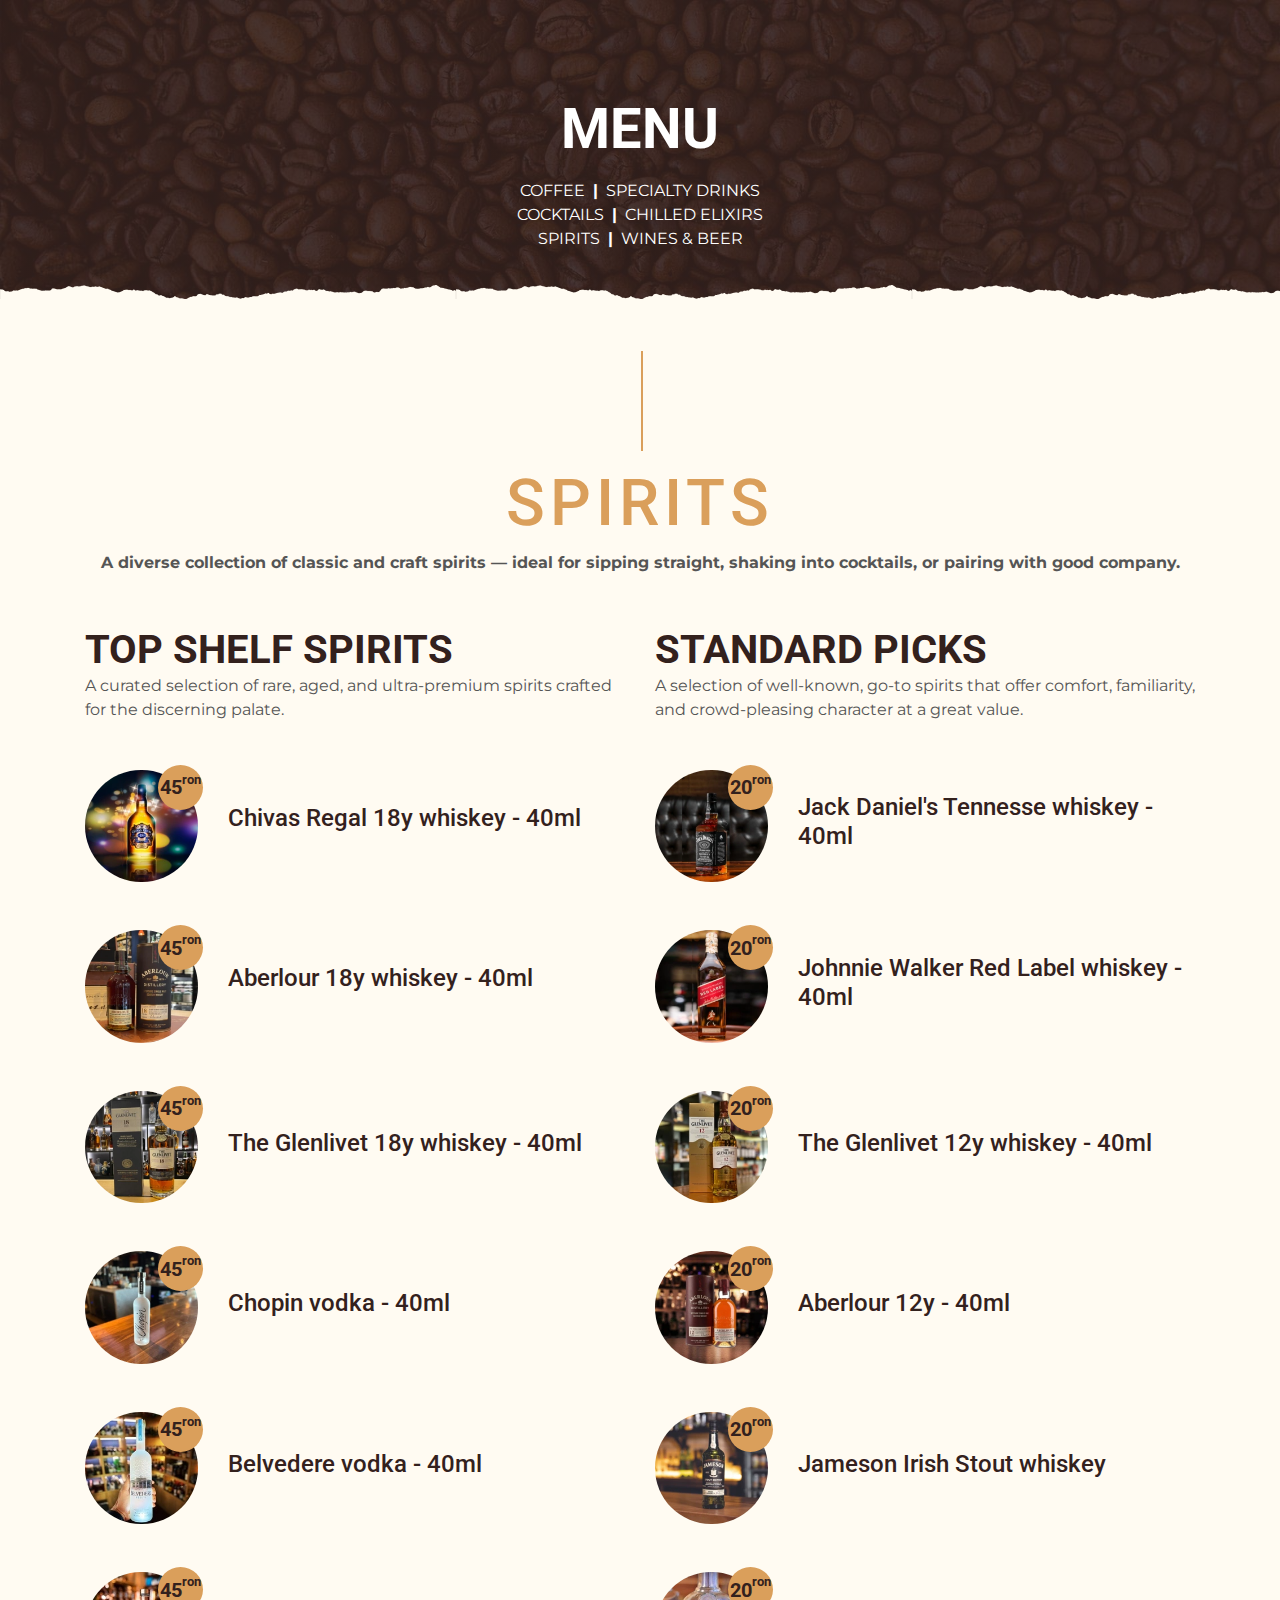
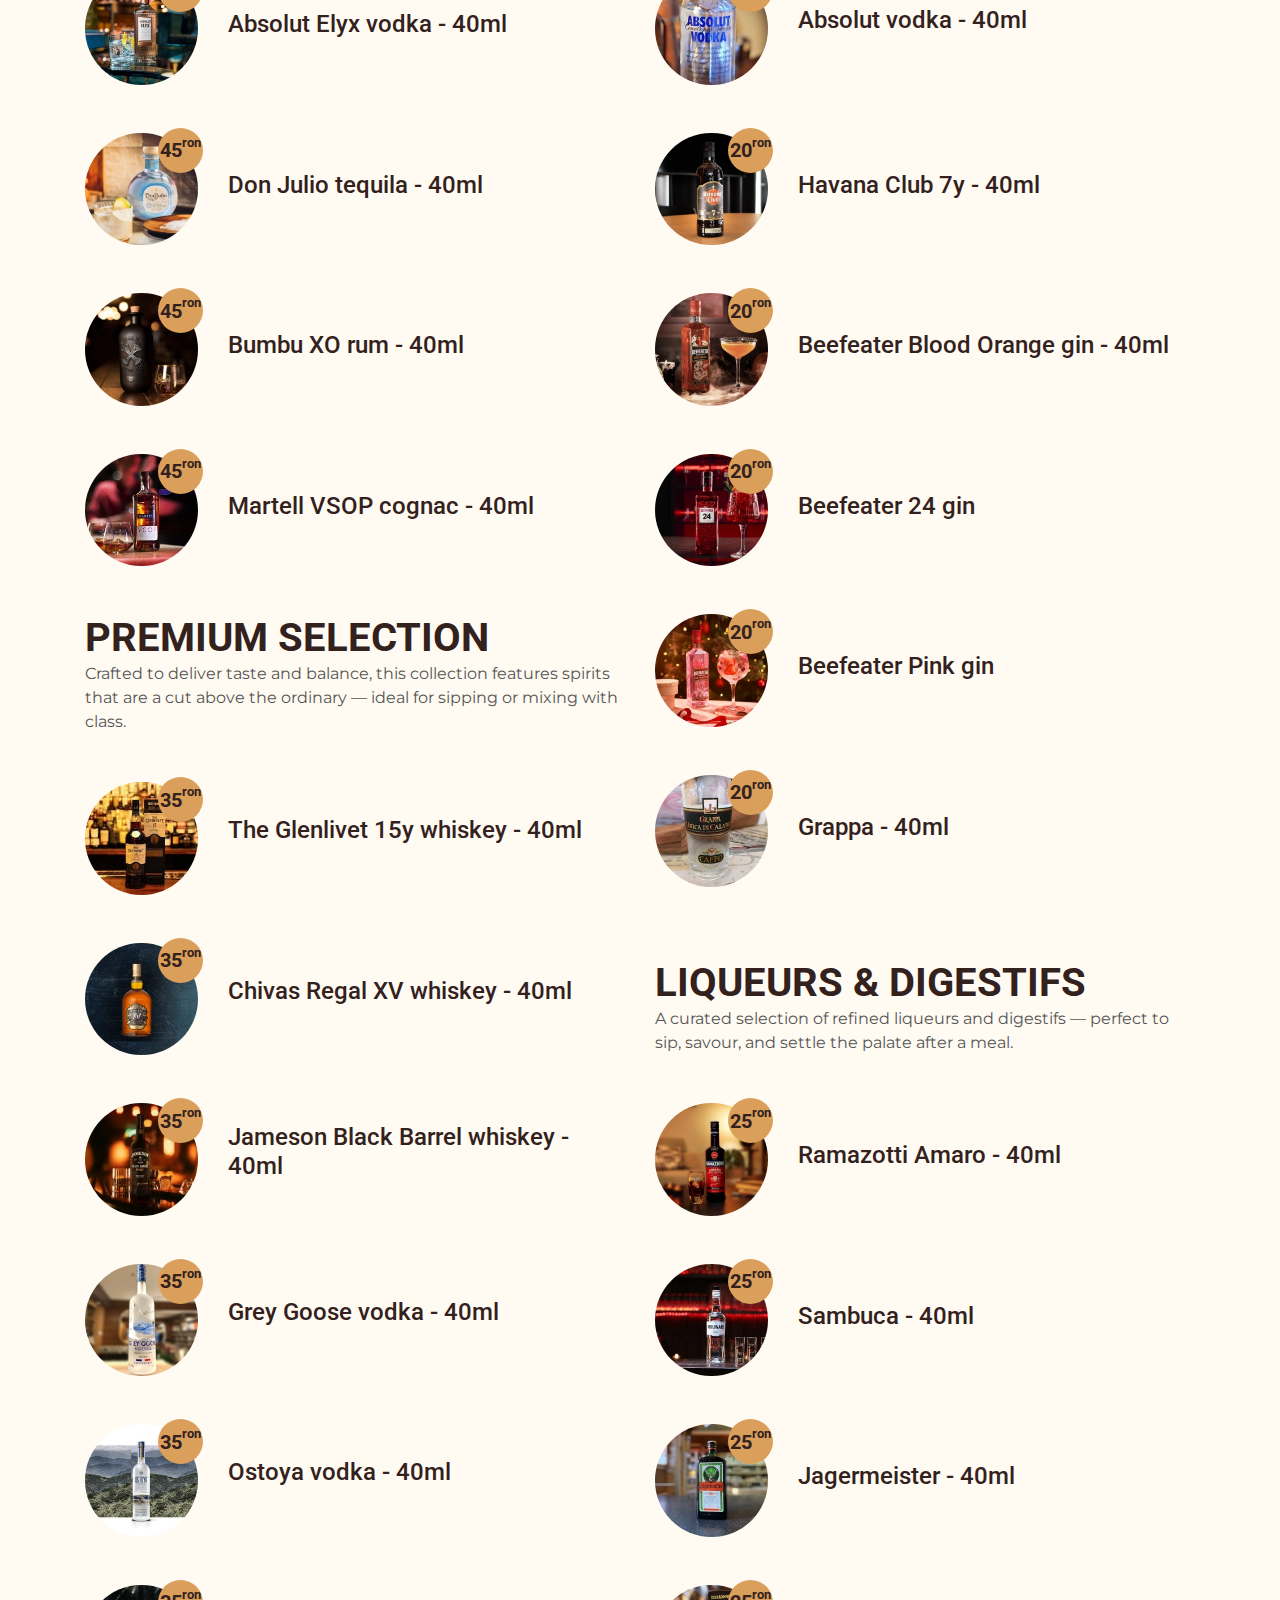
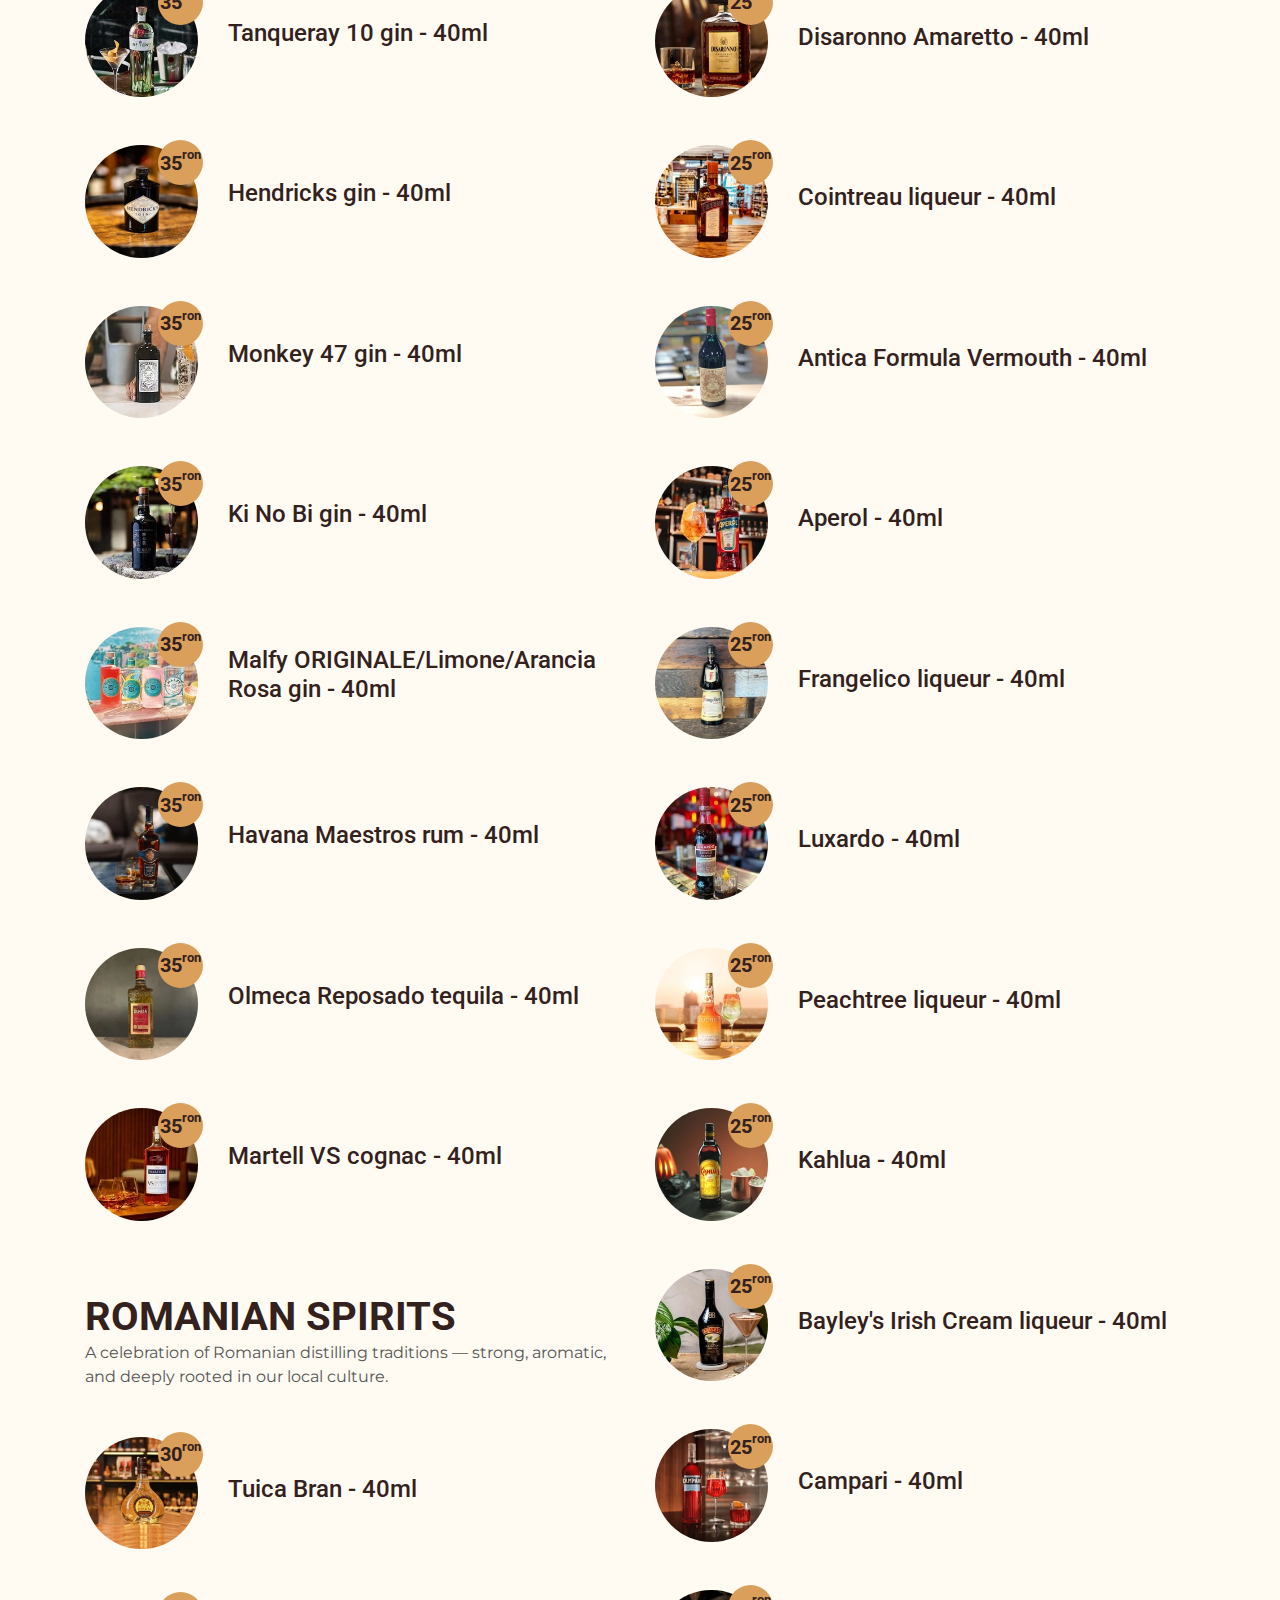
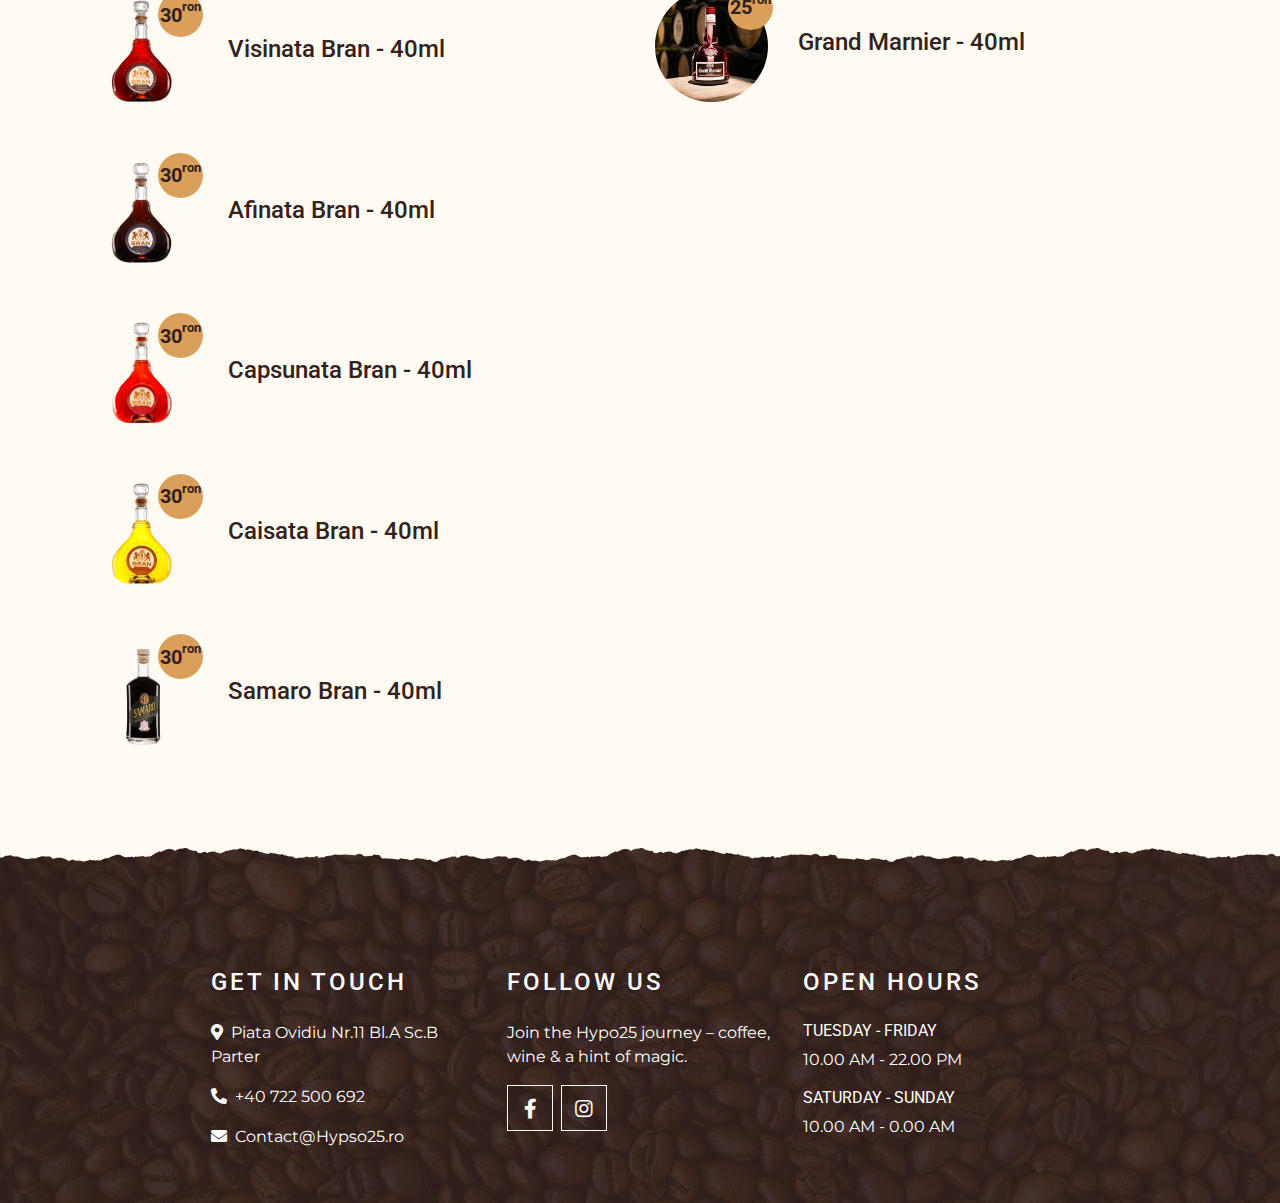
<file: spirits.html>
<!DOCTYPE html>
<html lang="en">

<head>
    <meta charset="utf-8">
    <title>Hypso25 Menu - Spirits</title>
    <meta content="width=device-width, initial-scale=1.0" name="viewport">
    <meta content="Coffee Menu" name="keywords">
    <meta content="Coffee Menu" name="description">

    <!-- Favicon -->
    <link href="img/favicon.ico" rel="icon">

    <!-- Google Font -->
    <link rel="preconnect" href="https://fonts.gstatic.com">
    <link href="https://fonts.googleapis.com/css2?family=Montserrat:wght@200;400&family=Roboto:wght@400;500;700&display=swap" rel="stylesheet"> 

    <!-- Font Awesome -->
    <link href="https://cdnjs.cloudflare.com/ajax/libs/font-awesome/5.10.0/css/all.min.css" rel="stylesheet">

    <!-- Customized Bootstrap Stylesheet -->
    <link href="css/style.min.css" rel="stylesheet">
</head>

<body>

    <!-- Page Header Start -->
    <div class="container-fluid page-header mb-5 position-relative overlay-bottom">
        <div class="d-flex flex-column align-items-center justify-content-center pt-0 pt-lg-5" style="min-height: 200px">
            <h1 class="display-4 mb-3 mt-0 mt-lg-5 text-white text-uppercase">MENU</h1>
                <div class="d-inline-flex">
                <p class="m-0 text-white"><a class="text-white" href="menu.html">COFFEE</a></p>
                <p class="m-0 text-white px-2"><b>|</b></p>
                <p class="m-0 text-white"><a class="text-white" href="sdrinks.html">SPECIALTY DRINKS</a></p>
            </div>
                <div class="d-inline-flex">
                <p class="m-0 text-white"><a class="text-white" href="vcock.html">COCKTAILS</a></p>
                <p class="m-0 text-white px-2"><b>|</b></p>
                <p class="m-0 text-white"><a class="text-white" href="celix.html">CHILLED ELIXIRS</a></p>
            </div>
            <div class="d-inline-flex mb-lg-5">
                <p class="m-0 text-white"><a class="text-white" href="spirits.html">SPIRITS</a></p>
                <p class="m-0 text-white px-2"><b>|</b></p>
                <p class="m-0 text-white"><a class="text-white" href="wines.html">WINES & BEER</a></p>
            </div>
        </div>
    </div>

    <!-- Page Header End -->


    <!-- Menu Start -->
    <div class="container-fluid pt-1">
        <div class="container">
            <div class="section-title">
                <h4 class="text-primary text-uppercase" style="letter-spacing: 5px; font-size: 4em;">Spirits</h4>
                <p><b>A diverse collection of classic and craft spirits — ideal for sipping straight, shaking into cocktails, or pairing with good company.</b></p>
            </div>
            <div class="row">
                <div class="col-lg-6">
                    <h1 class="mb-0">TOP SHELF SPIRITS</h1>
                    <p class="mb-5">A curated selection of rare, aged, and ultra-premium spirits crafted for the discerning palate.</p>
                    <div class="row align-items-center mb-5">
                        <div class="col-4 col-sm-3">
                            <img class="w-100 rounded-circle mb-3 mb-sm-0" src="img/icons_watermarked/webp/spirits/Chivas18.webp" alt="">
                            <h5 class="menu-price"><b>45</b><p style="font-size: small;"><b>ron</b></h5>
                        </div>
                        <div class="col-8 col-sm-9">
                            <h4>Chivas Regal 18y whiskey - 40ml</h4>
                            <p></p>
                        </div>
                    </div>
                    <div class="row align-items-center mb-5">
                        <div class="col-4 col-sm-3">
                            <img class="w-100 rounded-circle mb-3 mb-sm-0" src="img/icons_watermarked/webp/spirits/Aberlour18.webp" alt="">
                            <h5 class="menu-price"><b>45</b><p style="font-size: small;"><b>ron</b></h5>
                        </div>
                        <div class="col-8 col-sm-9">
                            <h4>Aberlour 18y whiskey - 40ml</h4>
                            <p></p>
                        </div>
                    </div>
                    <div class="row align-items-center mb-5">
                        <div class="col-4 col-sm-3">
                            <img class="w-100 rounded-circle mb-3 mb-sm-0" src="img/icons_watermarked/webp/spirits/The Glenlivet 18.webp" alt="">
                            <h5 class="menu-price"><b>45</b><p style="font-size: small;"><b>ron</b></h5>
                        </div>
                        <div class="col-8 col-sm-9">
                            <h4>The Glenlivet 18y whiskey - 40ml</h4>
                            <p class="m-0"></p>
                        </div>
                    </div>
                    <div class="row align-items-center mb-5">
                        <div class="col-4 col-sm-3">
                            <img class="w-100 rounded-circle mb-3 mb-sm-0" src="img/icons_watermarked/webp/spirits/Chopin Vodka.webp" alt="">
                            <h5 class="menu-price"><b>45</b><p style="font-size: small;"><b>ron</b></h5>
                        </div>
                        <div class="col-8 col-sm-9">
                            <h4>Chopin vodka - 40ml</h4>
                            <p class="m-0"></p>
                        </div>
                    </div>
                    <div class="row align-items-center mb-5">
                        <div class="col-4 col-sm-3">
                            <img class="w-100 rounded-circle mb-3 mb-sm-0" src="img/icons_watermarked/webp/spirits/Belvedere vodka.webp" alt="">
                            <h5 class="menu-price"><b>45</b><p style="font-size: small;"><b>ron</b></h5>
                        </div>
                        <div class="col-8 col-sm-9">
                            <h4>Belvedere vodka - 40ml</h4>
                            <p class="m-0"></p>
                        </div>
                    </div>
                    <div class="row align-items-center mb-5">
                        <div class="col-4 col-sm-3">
                            <img class="w-100 rounded-circle mb-3 mb-sm-0" src="img/icons_watermarked/webp/spirits/Absolut Elyx vodka_.webp" alt="">
                            <h5 class="menu-price"><b>45</b><p style="font-size: small;"><b>ron</b></h5>
                        </div>
                        <div class="col-8 col-sm-9">
                            <h4>Absolut Elyx vodka - 40ml</h4>
                            <p class="m-0"></p>
                        </div>
                    </div>
                    <div class="row align-items-center mb-5">
                        <div class="col-4 col-sm-3">
                            <img class="w-100 rounded-circle mb-3 mb-sm-0" src="img/icons_watermarked/webp/spirits/Don_Julio.webp" alt="">
                            <h5 class="menu-price"><b>45</b><p style="font-size: small;"><b>ron</b></h5>
                        </div>
                        <div class="col-8 col-sm-9">
                            <h4>Don Julio tequila - 40ml</h4>
                            <p class="m-0"></p>
                        </div>
                    </div>
                    <div class="row align-items-center mb-5">
                        <div class="col-4 col-sm-3">
                            <img class="w-100 rounded-circle mb-3 mb-sm-0" src="img/icons_watermarked/webp/spirits/Bumbuxo.webp" alt="">
                            <h5 class="menu-price"><b>45</b><p style="font-size: small;"><b>ron</b></h5>
                        </div>
                        <div class="col-8 col-sm-9">
                            <h4>Bumbu XO rum - 40ml</h4>
                            <p class="m-0"></p>
                        </div>
                    </div>
                    <div class="row align-items-center mb-5">
                        <div class="col-4 col-sm-3">
                            <img class="w-100 rounded-circle mb-3 mb-sm-0" src="img/icons_watermarked/webp/spirits/Martell VSOP.webp" alt="">
                            <h5 class="menu-price"><b>45</b><p style="font-size: small;"><b>ron</b></h5>
                        </div>
                        <div class="col-8 col-sm-9">
                            <h4>Martell VSOP cognac - 40ml</h4>
                            <p class="m-0"></p>
                        </div>
                    </div>
                        <h1 class="mb-0">PREMIUM SELECTION</h1>
                        <p class="mb-5">Crafted to deliver taste and balance, this collection features spirits that are a cut above the ordinary — ideal for sipping or mixing with class.</p>
                        <div class="row align-items-center mb-5">
                        <div class="col-4 col-sm-3">
                            <img class="w-100 rounded-circle mb-3 mb-sm-0" src="img/icons_watermarked/webp/spirits/The Glenlivet 15y.webp" alt="">
                            <h5 class="menu-price"><b>35</b><p style="font-size: small;"><b>ron</b></h5>
                        </div>
                        <div class="col-8 col-sm-9">
                            <h4>The Glenlivet 15y whiskey - 40ml</h4>
                            <p></p>
                        </div>
                    </div>
                    <div class="row align-items-center mb-5">
                        <div class="col-4 col-sm-3">
                            <img class="w-100 rounded-circle mb-3 mb-sm-0" src="img/icons_watermarked/webp/spirits/ChivasXV.webp" alt="">
                            <h5 class="menu-price"><b>35</b><p style="font-size: small;"><b>ron</b></h5>
                        </div>
                        <div class="col-8 col-sm-9">
                            <h4>Chivas Regal XV whiskey - 40ml</h4>
                            <p></p>
                        </div>
                    </div>
                        <div class="row align-items-center mb-5">
                        <div class="col-4 col-sm-3">
                            <img class="w-100 rounded-circle mb-3 mb-sm-0" src="img/icons_watermarked/webp/spirits/Jameson Black Barrel.webp" alt="">
                            <h5 class="menu-price"><b>35</b><p style="font-size: small;"><b>ron</b></h5>
                        </div>
                        <div class="col-8 col-sm-9">
                            <h4>Jameson Black Barrel whiskey - 40ml</h4>
                            <p></p>
                        </div>
                    </div>
                        <div class="row align-items-center mb-5">
                        <div class="col-4 col-sm-3">
                            <img class="w-100 rounded-circle mb-3 mb-sm-0" src="img/icons_watermarked/webp/spirits/Grey Goose vodka.webp" alt="">
                            <h5 class="menu-price"><b>35</b><p style="font-size: small;"><b>ron</b></h5>
                        </div>
                        <div class="col-8 col-sm-9">
                            <h4>Grey Goose vodka - 40ml</h4>
                            <p></p>
                        </div>
                    </div>
                        <div class="row align-items-center mb-5">
                        <div class="col-4 col-sm-3">
                            <img class="w-100 rounded-circle mb-3 mb-sm-0" src="img/icons_watermarked/webp/spirits/Ostoya vodka.webp" alt="">
                            <h5 class="menu-price"><b>35</b><p style="font-size: small;"><b>ron</b></h5>
                        </div>
                        <div class="col-8 col-sm-9">
                            <h4>Ostoya vodka - 40ml</h4>
                            <p></p>
                        </div>
                    </div>
                        <div class="row align-items-center mb-5">
                        <div class="col-4 col-sm-3">
                            <img class="w-100 rounded-circle mb-3 mb-sm-0" src="img/icons_watermarked/webp/spirits/Tanqueray10.webp" alt="">
                            <h5 class="menu-price"><b>35</b><p style="font-size: small;"><b>ron</b></h5>
                        </div>
                        <div class="col-8 col-sm-9">
                            <h4>Tanqueray 10 gin - 40ml</h4>
                            <p></p>
                        </div>
                    </div>
                        <div class="row align-items-center mb-5">
                        <div class="col-4 col-sm-3">
                            <img class="w-100 rounded-circle mb-3 mb-sm-0" src="img/icons_watermarked/webp/spirits/Hendricks-gin.webp" alt="">
                            <h5 class="menu-price"><b>35</b><p style="font-size: small;"><b>ron</b></h5>
                        </div>
                        <div class="col-8 col-sm-9">
                            <h4>Hendricks gin - 40ml</h4>
                            <p></p>
                        </div>
                    </div>
                        <div class="row align-items-center mb-5">
                        <div class="col-4 col-sm-3">
                            <img class="w-100 rounded-circle mb-3 mb-sm-0" src="img/icons_watermarked/webp/spirits/Monkey 47 gin.webp" alt="">
                            <h5 class="menu-price"><b>35</b><p style="font-size: small;"><b>ron</b></h5>
                        </div>
                        <div class="col-8 col-sm-9">
                            <h4>Monkey 47 gin - 40ml</h4>
                            <p></p>
                        </div>
                    </div>
                        <div class="row align-items-center mb-5">
                        <div class="col-4 col-sm-3">
                            <img class="w-100 rounded-circle mb-3 mb-sm-0" src="img/icons_watermarked/webp/spirits/Ki No Bi gin.webp" alt="">
                            <h5 class="menu-price"><b>35</b><p style="font-size: small;"><b>ron</b></h5>
                        </div>
                        <div class="col-8 col-sm-9">
                            <h4>Ki No Bi gin - 40ml</h4>
                            <p></p>
                        </div>
                    </div>
                        <div class="row align-items-center mb-5">
                        <div class="col-4 col-sm-3">
                            <img class="w-100 rounded-circle mb-3 mb-sm-0" src="img/icons_watermarked/webp/spirits/Malfy ORIGINALE_Limone_Arancia_Rosa gin.webp" alt="">
                            <h5 class="menu-price"><b>35</b><p style="font-size: small;"><b>ron</b></h5>
                        </div>
                        <div class="col-8 col-sm-9">
                            <h4>Malfy ORIGINALE/Limone/Arancia Rosa gin - 40ml</h4>
                            <p></p>
                        </div>
                    </div>
                        <div class="row align-items-center mb-5">
                        <div class="col-4 col-sm-3">
                            <img class="w-100 rounded-circle mb-3 mb-sm-0" src="img/icons_watermarked/webp/spirits/Havana Maestros.webp" alt="">
                            <h5 class="menu-price"><b>35</b><p style="font-size: small;"><b>ron</b></h5>
                        </div>
                        <div class="col-8 col-sm-9">
                            <h4>Havana Maestros rum - 40ml</h4>
                            <p></p>
                        </div>
                    </div>
                        <div class="row align-items-center mb-5">
                        <div class="col-4 col-sm-3">
                            <img class="w-100 rounded-circle mb-3 mb-sm-0" src="img/icons_watermarked/webp/spirits/Olmeca Reposado.webp" alt="">
                            <h5 class="menu-price"><b>35</b><p style="font-size: small;"><b>ron</b></h5>
                        </div>
                        <div class="col-8 col-sm-9">
                            <h4>Olmeca Reposado tequila - 40ml</h4>
                            <p></p>
                        </div>
                    </div>
                        <div class="row align-items-center mb-5">
                        <div class="col-4 col-sm-3">
                            <img class="w-100 rounded-circle mb-3 mb-sm-0" src="img/icons_watermarked/webp/spirits/Martell VS.webp" alt="">
                            <h5 class="menu-price"><b>35</b><p style="font-size: small;"><b>ron</b></h5>
                        </div>
                        <div class="col-8 col-sm-9">
                            <h4>Martell VS cognac - 40ml</h4>
                            <p></p>
                        </div>
                    </div>
                    <h1 class="pt-4 mb-0">ROMANIAN SPIRITS</h1>
                        <p class="mb-5">A celebration of Romanian distilling traditions — strong, aromatic, and deeply rooted in our local culture.</p>
                    <div class="row align-items-center mb-5">
                        <div class="col-4 col-sm-3">
                            <img class="w-100 rounded-circle mb-3 mb-sm-0" src="img/icons_watermarked/webp/spirits/Tuica Bran.webp" alt="">
                            <h5 class="menu-price"><b>30</b><p style="font-size: small;"><b>ron</b></h5>
                        </div>
                        <div class="col-8 col-sm-9">
                            <h4>Tuica Bran - 40ml</h4>
                            <p class="m-0"></p>
                        </div>
                    </div>
                    <div class="row align-items-center mb-5">
                        <div class="col-4 col-sm-3">
                            <img class="w-100 rounded-circle mb-3 mb-sm-0" src="img/icons_watermarked/webp/spirits/Visinata Bran.webp" alt="">
                            <h5 class="menu-price"><b>30</b><p style="font-size: small;"><b>ron</b></h5>
                        </div>
                        <div class="col-8 col-sm-9">
                            <h4>Visinata Bran - 40ml</h4>
                            <p class="m-0"></p>
                        </div>
                    </div>
                    <div class="row align-items-center mb-5">
                        <div class="col-4 col-sm-3">
                            <img class="w-100 rounded-circle mb-3 mb-sm-0" src="img/icons_watermarked/webp/spirits/Afinata Bran.webp" alt="">
                            <h5 class="menu-price"><b>30</b><p style="font-size: small;"><b>ron</b></h5>
                        </div>
                        <div class="col-8 col-sm-9">
                            <h4>Afinata Bran - 40ml</h4>
                            <p class="m-0"></p>
                        </div>
                    </div>
                <div class="row align-items-center mb-5">
                        <div class="col-4 col-sm-3">
                            <img class="w-100 rounded-circle mb-3 mb-sm-0" src="img/icons_watermarked/webp/spirits/Capsunata Bran.webp" alt="">
                            <h5 class="menu-price"><b>30</b><p style="font-size: small;"><b>ron</b></h5>
                        </div>
                        <div class="col-8 col-sm-9">
                            <h4>Capsunata Bran - 40ml</h4>
                            <p class="m-0">
                        </div>
                    </div>
                    <div class="row align-items-center mb-5">
                        <div class="col-4 col-sm-3">
                            <img class="w-100 rounded-circle mb-3 mb-sm-0" src="img/icons_watermarked/webp/spirits/Caisata Bran.webp" alt="">
                            <h5 class="menu-price"><b>30</b><p style="font-size: small;"><b>ron</b></h5>
                        </div>
                        <div class="col-8 col-sm-9">
                            <h4>Caisata Bran - 40ml</h4>
                            <p class="m-0"></p>
                        </div>
                    </div>
                    <div class="row align-items-center mb-5">
                        <div class="col-4 col-sm-3">
                            <img class="w-100 rounded-circle mb-3 mb-sm-0" src="img/icons_watermarked/webp/spirits/Samaro Bran.webp" alt="">
                            <h5 class="menu-price"><b>30</b><p style="font-size: small;"><b>ron</b></h5>
                        </div>
                        <div class="col-8 col-sm-9">
                            <h4>Samaro Bran - 40ml</h4>
                            <p class="m-0"></p>
                        </div>
                    </div>
                </div>
                <div class="col-lg-6">
                    <h1 class="mb-0">STANDARD PICKS</h1>
                    <p class="mb-5">A selection of well-known, go-to spirits that offer comfort, familiarity, and crowd-pleasing character at a great value.</p>
                    <div class="row align-items-center mb-5">
                        <div class="col-4 col-sm-3">
                            <img class="w-100 rounded-circle mb-3 mb-sm-0" src="img/icons_watermarked/webp/spirits/Jack Daniel's.webp" alt="">
                            <h5 class="menu-price"><b>20</b><p style="font-size: small;"><b>ron</b></h5>
                        </div>
                        <div class="col-8 col-sm-9">
                            <h4>Jack Daniel's Tennesse whiskey - 40ml</h4>
                            <p class="m-0"></p>
                        </div>
                    </div>
                    <div class="row align-items-center mb-5">
                        <div class="col-4 col-sm-3">
                            <img class="w-100 rounded-circle mb-3 mb-sm-0" src="img/icons_watermarked/webp/spirits/Johnnie Walker Red Label.webp" alt="">
                            <h5 class="menu-price"><b>20</b><p style="font-size: small;"><b>ron</b></h5>
                        </div>
                        <div class="col-8 col-sm-9">
                            <h4>Johnnie Walker Red Label whiskey - 40ml</h4>
                            <p class="m-0"></p>
                        </div>
                    </div>
                    <div class="row align-items-center mb-5">
                        <div class="col-4 col-sm-3">
                            <img class="w-100 rounded-circle mb-3 mb-sm-0" src="img/icons_watermarked/webp/spirits/The Glenlivet_12.webp" alt="">
                            <h5 class="menu-price"><b>20</b><p style="font-size: small;"><b>ron</b></h5>
                        </div>
                        <div class="col-8 col-sm-9">
                            <h4>The Glenlivet 12y whiskey - 40ml</h4>
                            <p class="m-0"></p>
                        </div>
                    </div>
                    <div class="row align-items-center mb-5">
                        <div class="col-4 col-sm-3">
                            <img class="w-100 rounded-circle mb-3 mb-sm-0" src="img/icons_watermarked/webp/spirits/Aberlour_12.webp" alt="">
                            <h5 class="menu-price"><b>20</b><p style="font-size: small;"><b>ron</b></h5>
                        </div>
                        <div class="col-8 col-sm-9">
                            <h4>Aberlour 12y - 40ml</h4>
                            <p class="m-0"></p>
                        </div>
                    </div>
                    <div class="row align-items-center mb-5">
                        <div class="col-4 col-sm-3">
                            <img class="w-100 rounded-circle mb-3 mb-sm-0" src="img/icons_watermarked/webp/spirits/Jameson Irish Stout.webp" alt="">
                            <h5 class="menu-price"><b>20</b><p style="font-size: small;"><b>ron</b></h5>
                        </div>
                        <div class="col-8 col-sm-9">
                            <h4>Jameson Irish Stout whiskey</h4>
                            <p class="m-0"></p>
                        </div>
                    </div>
                    <div class="row align-items-center mb-5">
                        <div class="col-4 col-sm-3">
                            <img class="w-100 rounded-circle mb-3 mb-sm-0" src="img/icons_watermarked/webp/spirits/Absolut.webp" alt="">
                            <h5 class="menu-price"><b>20</b><p style="font-size: small;"><b>ron</b></h5>
                        </div>
                        <div class="col-8 col-sm-9">
                            <h4>Absolut vodka - 40ml</h4>
                            <p></p>
                        </div>
                    </div>
                    <div class="row align-items-center mb-5">
                        <div class="col-4 col-sm-3">
                            <img class="w-100 rounded-circle mb-3 mb-sm-0" src="img/icons_watermarked/webp/spirits/Havana Club 7.webp" alt="">
                            <h5 class="menu-price"><b>20</b><p style="font-size: small;"><b>ron</b></h5>
                        </div>
                        <div class="col-8 col-sm-9">
                            <h4>Havana Club 7y - 40ml</h4>
                            <p class="m-0"></p>
                        </div>
                    </div>
                    <div class="row align-items-center mb-5">
                        <div class="col-4 col-sm-3">
                            <img class="w-100 rounded-circle mb-3 mb-sm-0" src="img/icons_watermarked/webp/spirits/Beefeater Blood Orange gin.webp" alt="">
                            <h5 class="menu-price"><b>20</b><p style="font-size: small;"><b>ron</b></h5>
                        </div>
                        <div class="col-8 col-sm-9">
                            <h4>Beefeater Blood Orange gin - 40ml</h4>
                            <p class="m-0"></p>
                        </div>
                    </div>
                    <div class="row align-items-center mb-5">
                        <div class="col-4 col-sm-3">
                            <img class="w-100 rounded-circle mb-3 mb-sm-0" src="img/icons_watermarked/webp/spirits/Beefeater 24 gin.webp" alt="">
                            <h5 class="menu-price"><b>20</b><p style="font-size: small;"><b>ron</b></h5>
                        </div>
                        <div class="col-8 col-sm-9">
                            <h4>Beefeater 24 gin</h4>
                            <p class="m-0"></p>
                        </div>
                    </div>
                        <div class="row align-items-center mb-5">
                        <div class="col-4 col-sm-3">
                            <img class="w-100 rounded-circle mb-3 mb-sm-0" src="img/icons_watermarked/webp/spirits/Beefeater Pink gin.webp" alt="">
                            <h5 class="menu-price"><b>20</b><p style="font-size: small;"><b>ron</b></h5>
                        </div>
                        <div class="col-8 col-sm-9">
                            <h4>Beefeater Pink gin</h4>
                            <p class="m-0"></p>
                        </div>
                    </div>
                        <div class="row align-items-center mb-5">
                        <div class="col-4 col-sm-3">
                            <img class="w-100 rounded-circle mb-3 mb-sm-0" src="img/icons_watermarked/webp/spirits/Grappa.webp" alt="">
                            <h5 class="menu-price"><b>20</b><p style="font-size: small;"><b>ron</b></h5>
                        </div>
                        <div class="col-8 col-sm-9">
                            <h4>Grappa - 40ml</h4>
                            <p class="m-0"></p>
                        </div>
                    </div>
                        <h1 class="pt-4 mb-0">LIQUEURS & DIGESTIFS</h1>
                        <p class="mb-5">A curated selection of refined liqueurs and digestifs — perfect to sip, savour, and settle the palate after a meal.</p>
                    <div class="row align-items-center mb-5">
                        <div class="col-4 col-sm-3">
                            <img class="w-100 rounded-circle mb-3 mb-sm-0" src="img/icons_watermarked/webp/spirits/Ramazotti Amaro.webp" alt="">
                            <h5 class="menu-price"><b>25</b><p style="font-size: small;"><b>ron</b></h5>
                        </div>
                        <div class="col-8 col-sm-9">
                            <h4>Ramazotti Amaro - 40ml</h4>
                            <p class="m-0"></p>
                        </div>
                    </div>
                    <div class="row align-items-center mb-5">
                        <div class="col-4 col-sm-3">
                            <img class="w-100 rounded-circle mb-3 mb-sm-0" src="img/icons_watermarked/webp/spirits/Sambuca_Molinari.webp" alt="">
                            <h5 class="menu-price"><b>25</b><p style="font-size: small;"><b>ron</b></h5>
                        </div>
                        <div class="col-8 col-sm-9">
                            <h4>Sambuca - 40ml</h4>
                            <p class="m-0"></p>
                        </div>
                    </div>
                    <div class="row align-items-center mb-5">
                        <div class="col-4 col-sm-3">
                            <img class="w-100 rounded-circle mb-3 mb-sm-0" src="img/icons_watermarked/webp/spirits/Jagermeister.webp" alt="">
                            <h5 class="menu-price"><b>25</b><p style="font-size: small;"><b>ron</b></h5>
                        </div>
                        <div class="col-8 col-sm-9">
                            <h4>Jagermeister - 40ml</h4>
                            <p class="m-0"></p>
                        </div>
                    </div>
                <div class="row align-items-center mb-5">
                        <div class="col-4 col-sm-3">
                            <img class="w-100 rounded-circle mb-3 mb-sm-0" src="img/icons_watermarked/webp/spirits/Disaronno Amaretto.webp" alt="">
                            <h5 class="menu-price"><b>25</b><p style="font-size: small;"><b>ron</b></h5>
                        </div>
                        <div class="col-8 col-sm-9">
                            <h4>Disaronno Amaretto - 40ml</h4>
                            <p class="m-0">
                        </div>
                    </div>
                    <div class="row align-items-center mb-5">
                        <div class="col-4 col-sm-3">
                            <img class="w-100 rounded-circle mb-3 mb-sm-0" src="img/icons_watermarked/webp/spirits/Cointreau liqueur.webp" alt="">
                            <h5 class="menu-price"><b>25</b><p style="font-size: small;"><b>ron</b></h5>
                        </div>
                        <div class="col-8 col-sm-9">
                            <h4>Cointreau liqueur - 40ml</h4>
                            <p class="m-0"></p>
                        </div>
                    </div>
                    <div class="row align-items-center mb-5">
                        <div class="col-4 col-sm-3">
                            <img class="w-100 rounded-circle mb-3 mb-sm-0" src="img/icons_watermarked/webp/spirits/Antica Formula.webp" alt="">
                            <h5 class="menu-price"><b>25</b><p style="font-size: small;"><b>ron</b></h5>
                        </div>
                        <div class="col-8 col-sm-9">
                            <h4>Antica Formula Vermouth - 40ml</h4>
                            <p class="m-0"></p>
                        </div>
                    </div>
                        <div class="row align-items-center mb-5">
                        <div class="col-4 col-sm-3">
                            <img class="w-100 rounded-circle mb-3 mb-sm-0" src="img/icons_watermarked/webp/spirits/Aperol.webp" alt="">
                            <h5 class="menu-price"><b>25</b><p style="font-size: small;"><b>ron</b></h5>
                        </div>
                        <div class="col-8 col-sm-9">
                            <h4>Aperol - 40ml</h4>
                            <p class="m-0"></p>
                        </div>
                    </div>
                    <div class="row align-items-center mb-5">
                        <div class="col-4 col-sm-3">
                            <img class="w-100 rounded-circle mb-3 mb-sm-0" src="img/icons_watermarked/webp/spirits/Frangelico.webp" alt="">
                            <h5 class="menu-price"><b>25</b><p style="font-size: small;"><b>ron</b></h5>
                        </div>
                        <div class="col-8 col-sm-9">
                            <h4>Frangelico liqueur - 40ml</h4>
                            <p class="m-0"></p>
                        </div>
                    </div>
                <div class="row align-items-center mb-5">
                        <div class="col-4 col-sm-3">
                            <img class="w-100 rounded-circle mb-3 mb-sm-0" src="img/icons_watermarked/webp/spirits/Luxardo.webp" alt="">
                            <h5 class="menu-price"><b>25</b><p style="font-size: small;"><b>ron</b></h5>
                        </div>
                        <div class="col-8 col-sm-9">
                            <h4>Luxardo - 40ml</h4>
                            <p class="m-0">
                        </div>
                    </div>
                    <div class="row align-items-center mb-5">
                        <div class="col-4 col-sm-3">
                            <img class="w-100 rounded-circle mb-3 mb-sm-0" src="img/icons_watermarked/webp/spirits/Peachtree.webp" alt="">
                            <h5 class="menu-price"><b>25</b><p style="font-size: small;"><b>ron</b></h5>
                        </div>
                        <div class="col-8 col-sm-9">
                            <h4>Peachtree liqueur - 40ml</h4>
                            <p class="m-0"></p>
                        </div>
                    </div>
                    <div class="row align-items-center mb-5">
                        <div class="col-4 col-sm-3">
                            <img class="w-100 rounded-circle mb-3 mb-sm-0" src="img/icons_watermarked/webp/spirits/Kahlua.webp" alt="">
                            <h5 class="menu-price"><b>25</b><p style="font-size: small;"><b>ron</b></h5>
                        </div>
                        <div class="col-8 col-sm-9">
                            <h4>Kahlua - 40ml</h4>
                            <p class="m-0"></p>
                        </div>
                    </div>
                        <div class="row align-items-center mb-5">
                        <div class="col-4 col-sm-3">
                            <img class="w-100 rounded-circle mb-3 mb-sm-0" src="img/icons_watermarked/webp/spirits/Bayleys Irish Cream.webp" alt="">
                            <h5 class="menu-price"><b>25</b><p style="font-size: small;"><b>ron</b></h5>
                        </div>
                        <div class="col-8 col-sm-9">
                            <h4>Bayley's Irish Cream liqueur - 40ml</h4>
                            <p class="m-0"></p>
                        </div>
                    </div>
                        <div class="row align-items-center mb-5">
                        <div class="col-4 col-sm-3">
                            <img class="w-100 rounded-circle mb-3 mb-sm-0" src="img/icons_watermarked/webp/spirits/Campari.webp" alt="">
                            <h5 class="menu-price"><b>25</b><p style="font-size: small;"><b>ron</b></h5>
                        </div>
                        <div class="col-8 col-sm-9">
                            <h4>Campari - 40ml</h4>
                            <p class="m-0"></p>
                        </div>
                    </div>
                        <div class="row align-items-center mb-5">
                        <div class="col-4 col-sm-3">
                            <img class="w-100 rounded-circle mb-3 mb-sm-0" src="img/icons_watermarked/webp/spirits/Grand Marnier.webp" alt="">
                            <h5 class="menu-price"><b>25</b><p style="font-size: small;"><b>ron</b></h5>
                        </div>
                        <div class="col-8 col-sm-9">
                            <h4>Grand Marnier - 40ml</h4>
                            <p class="m-0"></p>
                        </div>
                    </div>
                </div>
            </div>
        </div>
    </div>
    <!-- Menu End -->


    <!-- Footer Start -->
    <div class="container-fluid footer text-white mt-5 pt-5 px-0 position-relative overlay-top">
        <div class="row mx-0 pt-5 px-sm-3 px-lg-5 mt-4 justify-content-center">
            <div class="col-lg-3 col-md-6 mb-5">
                <h4 class="text-white text-uppercase mb-4" style="letter-spacing: 3px;">Get In Touch</h4>
                <p><i class="fa fa-map-marker-alt mr-2"></i><a class="text-white" href="https://maps.app.goo.gl/JFcnPuGnPKfqosZBA" target="_blank">Piata Ovidiu Nr.11 Bl.A Sc.B Parter</a></p>
                <p><i class="fa fa-phone-alt mr-2"></i><a class="text-white" href="tel:+40722500692" target="_blank">+40 722 500 692</a></p>
                <p class="m-0"><i class="fa fa-envelope mr-2"></i><a class="text-white" href="mailto:contact@hypso25.ro">Contact@Hypso25.ro</a></p>
            </div>
            <div class="col-lg-3 col-md-6 mb-5">
                <h4 class="text-white text-uppercase mb-4" style="letter-spacing: 3px;">Follow Us</h4>
                <p>Join the Hypo25 journey – coffee, wine & a hint of magic.</p>
                <div class="d-flex justify-content-start">
                    <a class="btn btn-lg btn-outline-light btn-lg-square mr-2" href="https://www.facebook.com/hypso25"><i class="fab fa-facebook-f"></i></a>
                    <a class="btn btn-lg btn-outline-light btn-lg-square" href="#"><i class="fab fa-instagram"></i></a>
                </div>
            </div>
            <div class="col-lg-3 col-md-6 mb-5">
                <h4 class="text-white text-uppercase mb-4" style="letter-spacing: 3px;">Open Hours</h4>
                <div>
                    <h6 class="text-white text-uppercase">Tuesday - Friday</h6>
                    <p>10.00 AM - 22.00 PM</p>
                    <h6 class="text-white text-uppercase">Saturday - Sunday</h6>
                    <p>10.00 AM - 0.00 AM</p>
                </div>
            </div>
        </div>
    </div>
    <!-- Footer End -->

    <!-- Back to Top -->
    <a href="#" class="btn btn-lg btn-primary btn-lg-square back-to-top"><i class="fa fa-angle-double-up"></i></a>

    <!-- JavaScript Libraries -->
    <script src="https://code.jquery.com/jquery-3.4.1.min.js"></script>
    <script src="https://stackpath.bootstrapcdn.com/bootstrap/4.4.1/js/bootstrap.bundle.min.js"></script>
    <script src="lib/waypoints/waypoints.min.js"></script>

    <!-- Template Javascript -->
    <script src="js/main.js"></script>
</body>

</html>
</file>
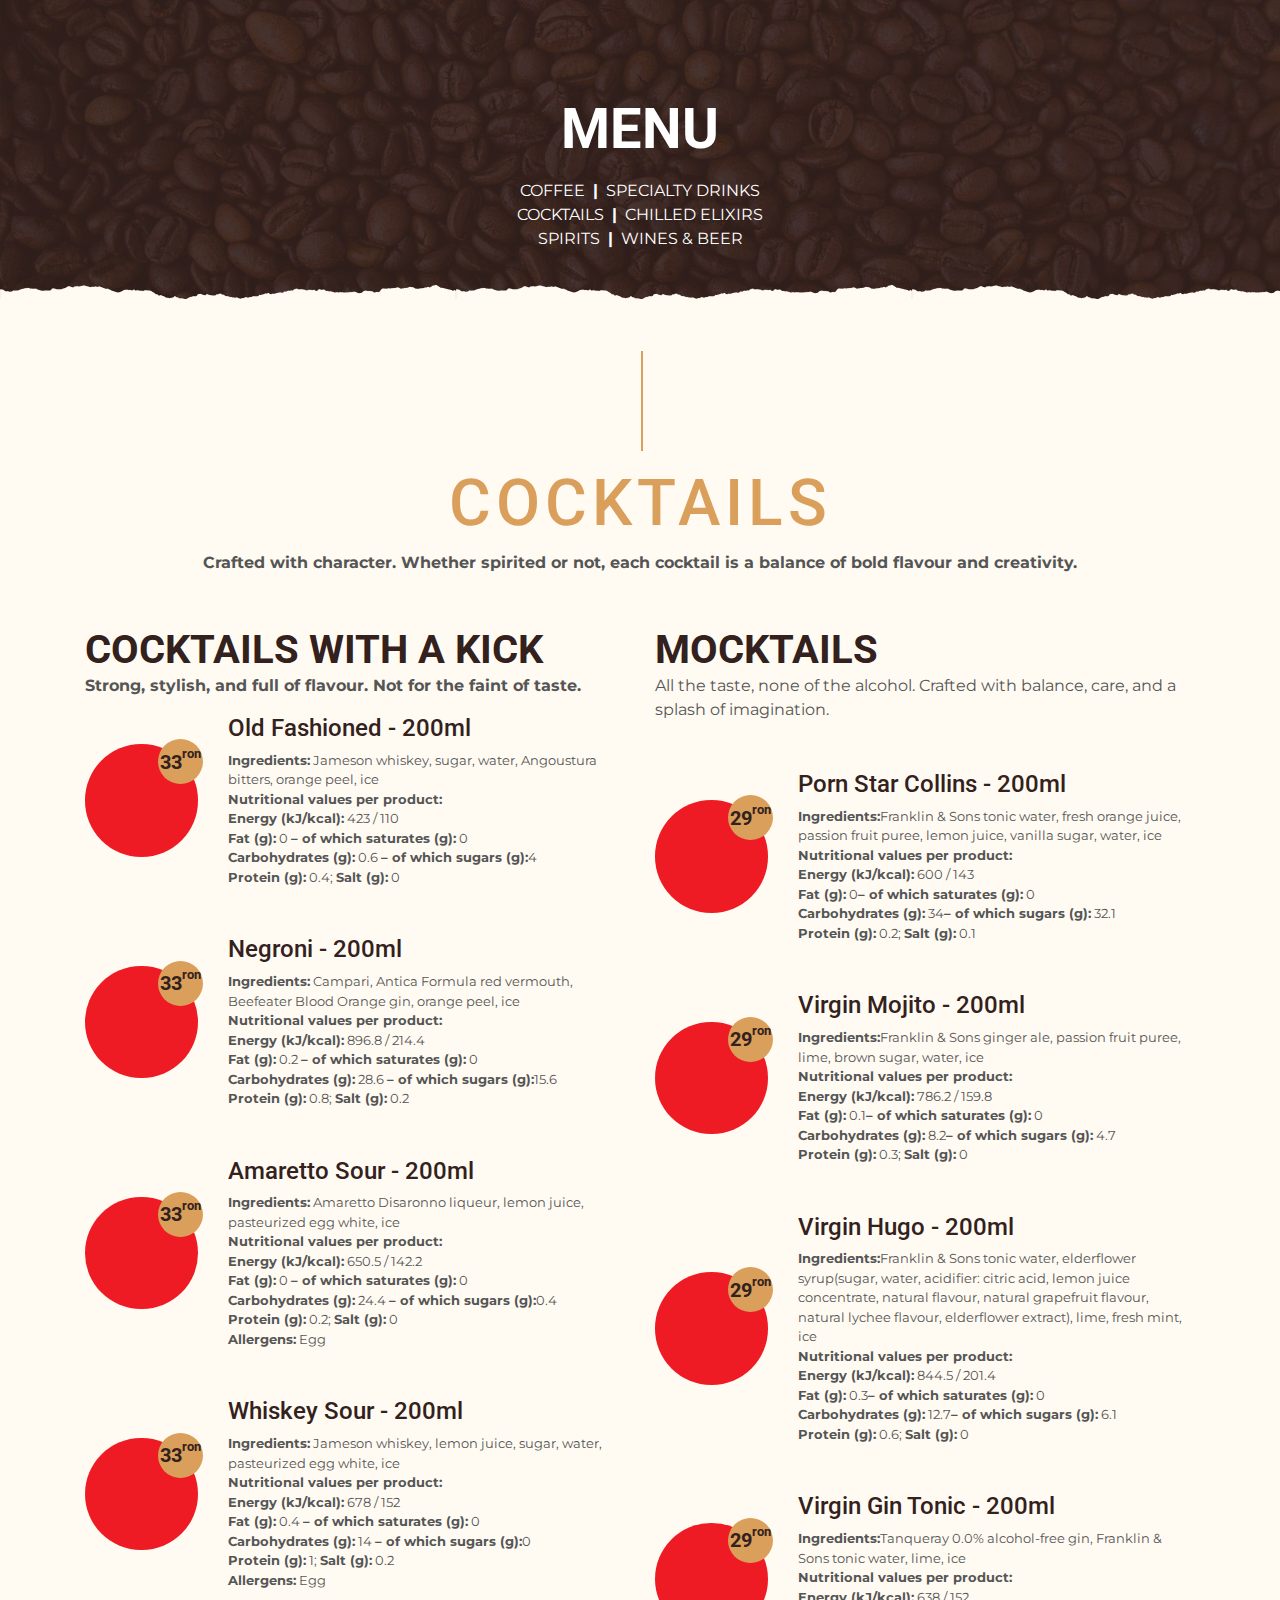
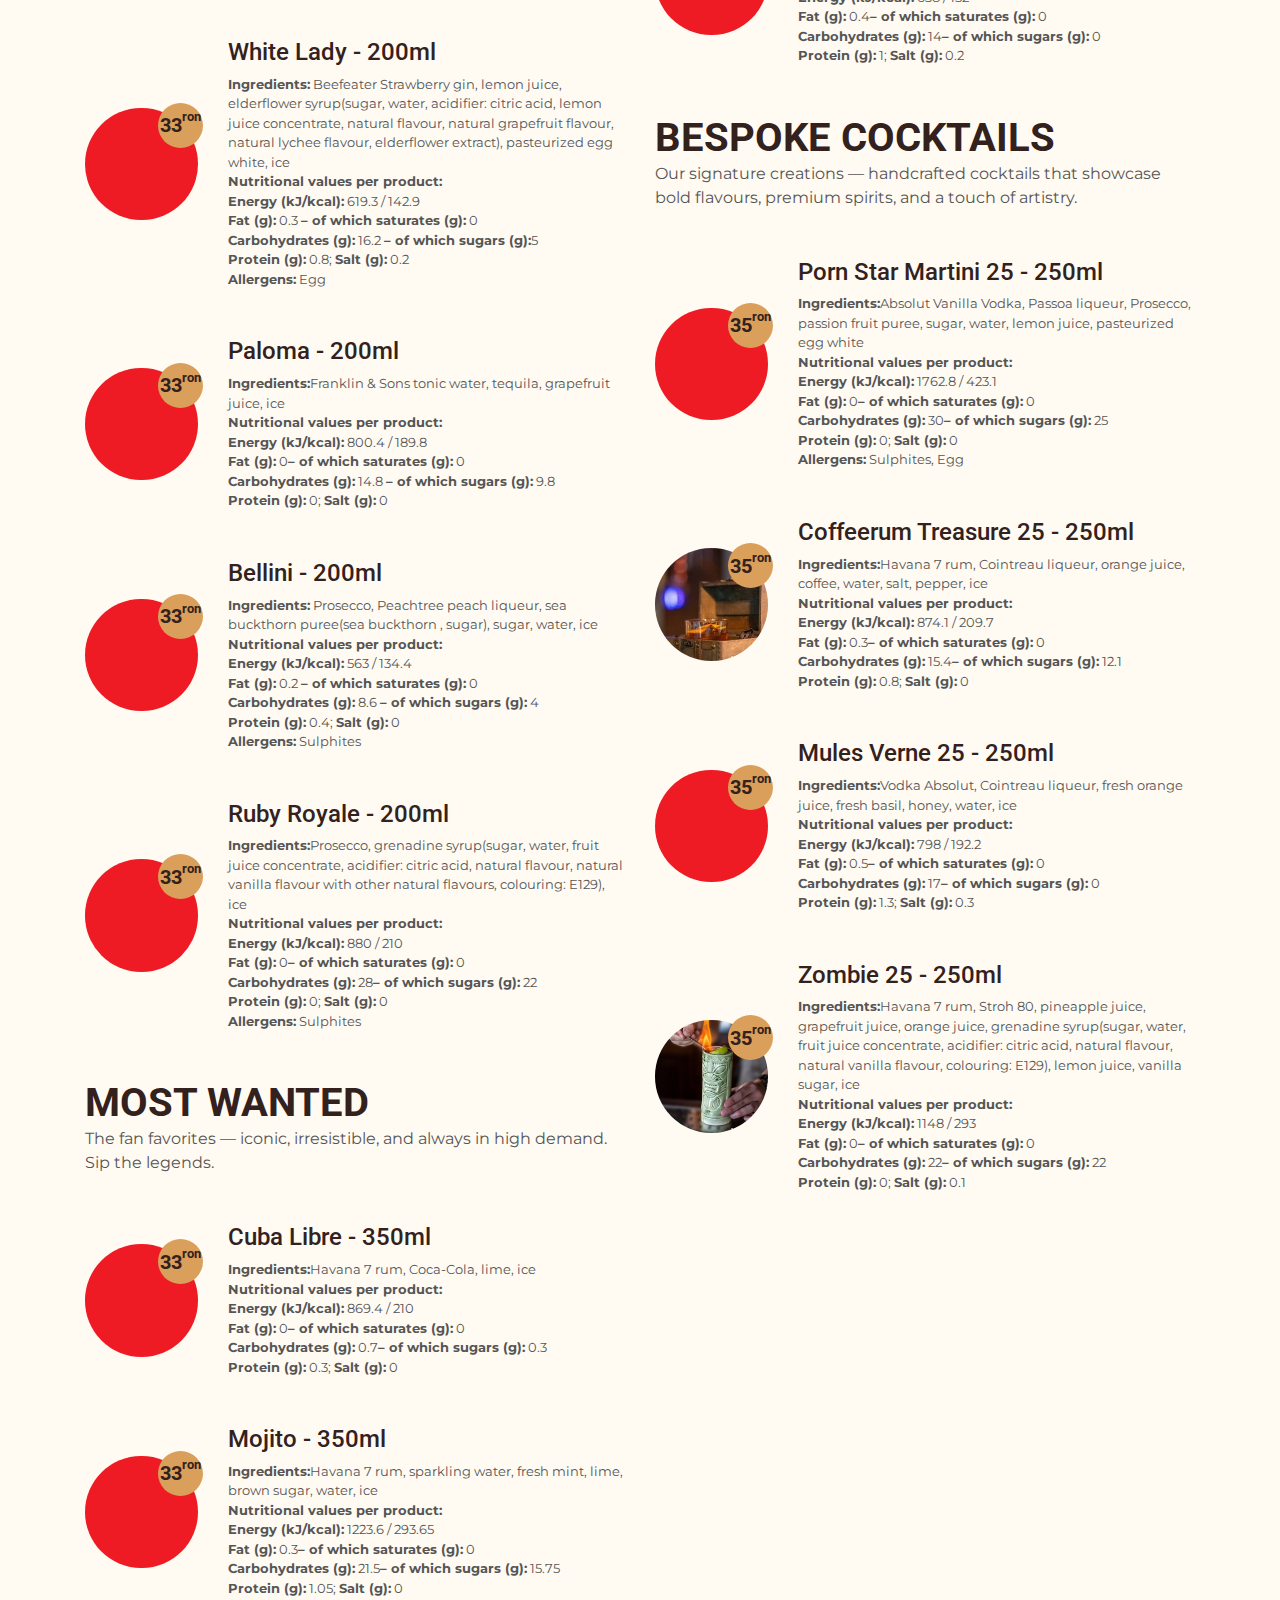
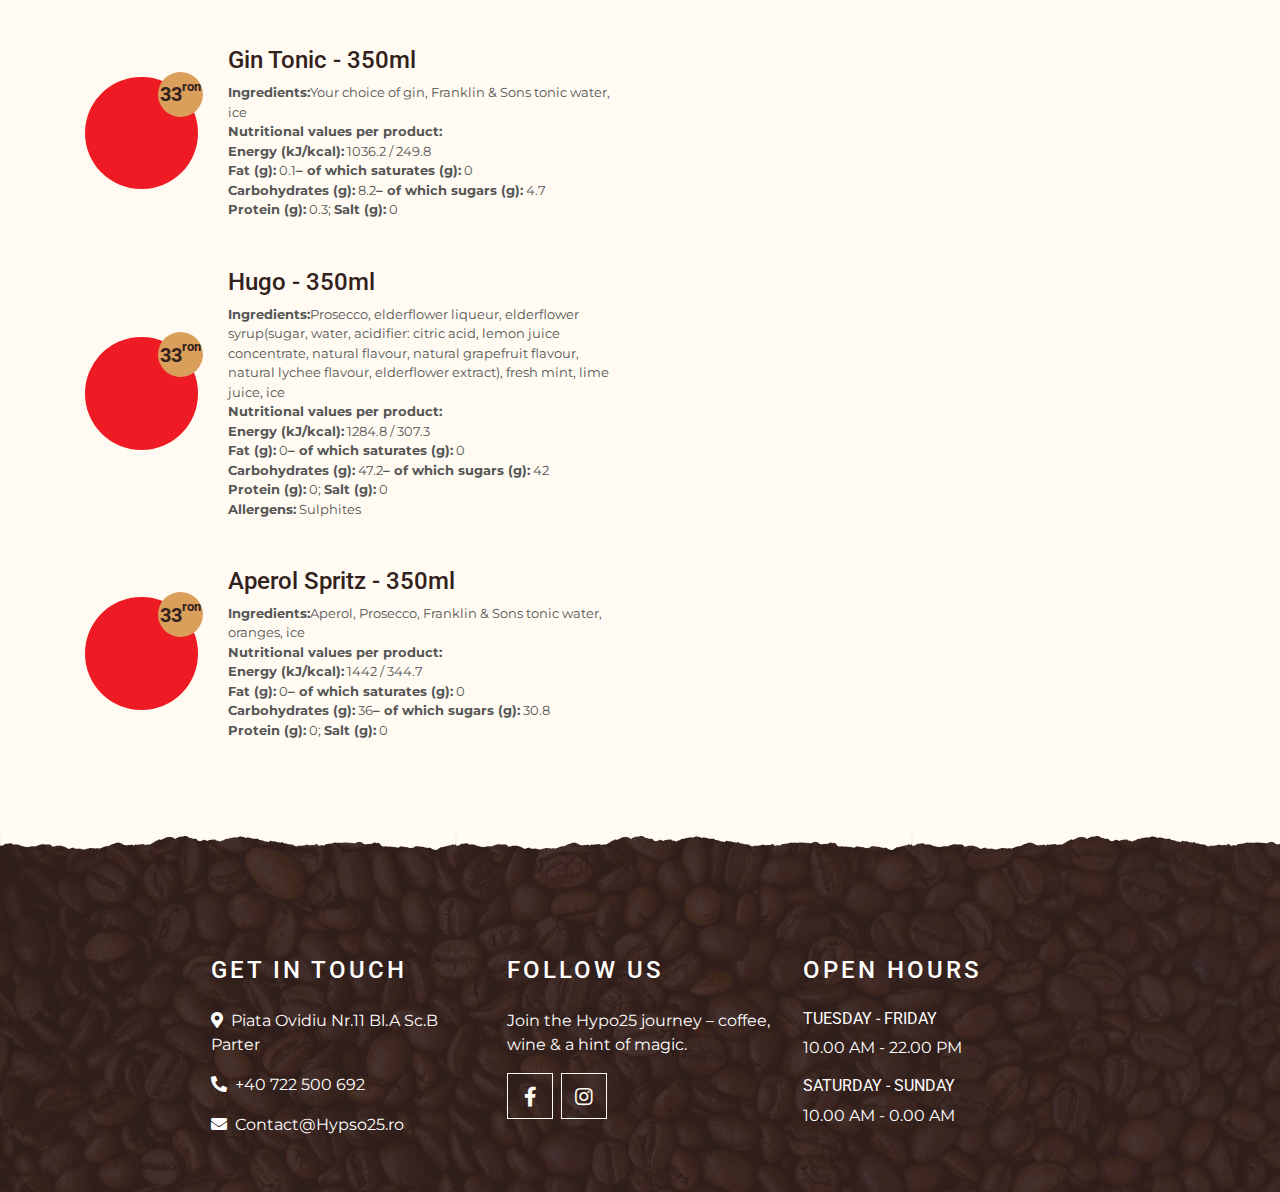
<file: vcock.html>
<!DOCTYPE html>
<html lang="en">

<head>
    <meta charset="utf-8">
    <title>Hypso25 Menu - Cocktails</title>
    <meta content="width=device-width, initial-scale=1.0" name="viewport">
    <meta content="Coffee Menu" name="keywords">
    <meta content="Coffee Menu" name="description">

    <!-- Favicon -->
    <link href="img/favicon.ico" rel="icon">

    <!-- Google Font -->
    <link rel="preconnect" href="https://fonts.gstatic.com">
    <link href="https://fonts.googleapis.com/css2?family=Montserrat:wght@200;400&family=Roboto:wght@400;500;700&display=swap" rel="stylesheet"> 

    <!-- Font Awesome -->
    <link href="https://cdnjs.cloudflare.com/ajax/libs/font-awesome/5.10.0/css/all.min.css" rel="stylesheet">

    <!-- Customized Bootstrap Stylesheet -->
    <link href="css/style.min.css" rel="stylesheet">
</head>

<body>

    <!-- Page Header Start -->
    <div class="container-fluid page-header mb-5 position-relative overlay-bottom">
        <div class="d-flex flex-column align-items-center justify-content-center pt-0 pt-lg-5" style="min-height: 200px">
            <h1 class="display-4 mb-3 mt-0 mt-lg-5 text-white text-uppercase">MENU</h1>
                <div class="d-inline-flex">
                <p class="m-0 text-white"><a class="text-white" href="menu.html">COFFEE</a></p>
                <p class="m-0 text-white px-2"><b>|</b></p>
                <p class="m-0 text-white"><a class="text-white" href="sdrinks.html">SPECIALTY DRINKS</a></p>
            </div>
                <div class="d-inline-flex">
                <p class="m-0 text-white"><a class="text-white" href="vcock.html">COCKTAILS</a></p>
                <p class="m-0 text-white px-2"><b>|</b></p>
                <p class="m-0 text-white"><a class="text-white" href="celix.html">CHILLED ELIXIRS</a></p>
            </div>
            <div class="d-inline-flex mb-lg-5">
                <p class="m-0 text-white"><a class="text-white" href="spirits.html">SPIRITS</a></p>
                <p class="m-0 text-white px-2"><b>|</b></p>
                <p class="m-0 text-white"><a class="text-white" href="wines.html">WINES & BEER</a></p>
            </div>
        </div>
    </div>
    <!-- Page Header End -->

    <!-- Menu Start -->
    <div class="container-fluid pt-1">
        <div class="container">
            <div class="section-title">
                <h4 class="text-primary text-uppercase" style="letter-spacing: 5px; font-size: 4em;">cocktails</h4>
                <p><b>Crafted with character. Whether spirited or not, each cocktail is a balance of bold flavour and creativity.</b></p>
            </div>
            <div class="row">
                <div class="col-lg-6">
                    <h1 class="mb-0 text-uppercase">Cocktails With a Kick</h1>
                    <p><b>Strong, stylish, and full of flavour. Not for the faint of taste.</b></p>
                    <div class="row align-items-center mb-5">
                        <div class="col-4 col-sm-3">
                            <a href="img/Big_Blured&Watermarked/webp/#" target="_blank"><img class="w-100 rounded-circle mb-3 mb-sm-0" src="img/icons_watermarked/webp/missing.webp" alt=""></a>
                            <h5 class="menu-price"><b>33</b><p style="font-size: small;"><b>ron</b></h5>
                        </div>
                        <div class="col-8 col-sm-9">
                            <h4>Old Fashioned - 200ml</h4>
                            <p class="m-0" style="font-size: small;"><b>Ingredients:</b> Jameson whiskey, sugar, water, Angoustura bitters, orange peel, ice</p>
                            <p class="m-0" style="font-size: small;"><b>Nutritional values per product:</b></p>
                            <p class="m-0" style="font-size: small;"><b>Energy (kJ/kcal):</b> 423 / 110</p>
                            <p class="m-0" style="font-size: small;"><b>Fat (g):</b> 0 <b>– of which saturates (g):</b> 0</p>
                            <p class="m-0" style="font-size: small;"><b>Carbohydrates (g):</b> 0.6 <b>– of which sugars (g):</b>4</p>
                            <p class="m-0" style="font-size: small;"><b>Protein (g):</b> 0.4; <b>Salt (g):</b> 0</p>
                        </div>
                    </div>
                    <div class="row align-items-center mb-5">
                        <div class="col-4 col-sm-3">
                            <a href="img/Big_Blured&Watermarked/webp/#" target="_blank"><img class="w-100 rounded-circle mb-3 mb-sm-0" src="img/icons_watermarked/webp/missing.webp" alt=""></a>
                            <h5 class="menu-price"><b>33</b><p style="font-size: small;"><b>ron</b></h5>
                        </div>
                        <div class="col-8 col-sm-9">
                            <h4>Negroni - 200ml</h4>
                            <p class="m-0" style="font-size: small;"><b>Ingredients:</b> Campari, Antica Formula red vermouth, Beefeater Blood Orange gin, orange peel, ice</p>
                            <p class="m-0" style="font-size: small;"><b>Nutritional values per product:</b></p>
                            <p class="m-0" style="font-size: small;"><b>Energy (kJ/kcal):</b> 896.8 / 214.4</p>
                            <p class="m-0" style="font-size: small;"><b>Fat (g):</b> 0.2 <b>– of which saturates (g):</b> 0</p>
                            <p class="m-0" style="font-size: small;"><b>Carbohydrates (g):</b> 28.6 <b>– of which sugars (g):</b>15.6</p>
                            <p class="m-0" style="font-size: small;"><b>Protein (g):</b> 0.8; <b>Salt (g):</b> 0.2</p>
                        </div>
                    </div>
                    <div class="row align-items-center mb-5">
                        <div class="col-4 col-sm-3">
                            <a href="img/Big_Blured&Watermarked/webp/#" target="_blank"><img class="w-100 rounded-circle mb-3 mb-sm-0" src="img/icons_watermarked/webp/missing.webp" alt=""></a>
                            <h5 class="menu-price"><b>33</b><p style="font-size: small;"><b>ron</b></h5>
                        </div>
                        <div class="col-8 col-sm-9">
                            <h4>Amaretto Sour - 200ml</h4>
                            <p class="m-0" style="font-size: small;"><b>Ingredients:</b> Amaretto Disaronno liqueur, lemon juice, pasteurized egg white, ice</p>
                            <p class="m-0" style="font-size: small;"><b>Nutritional values per product:</b></p>
                            <p class="m-0" style="font-size: small;"><b>Energy (kJ/kcal):</b> 650.5 / 142.2</p>
                            <p class="m-0" style="font-size: small;"><b>Fat (g):</b> 0 <b>– of which saturates (g):</b> 0</p>
                            <p class="m-0" style="font-size: small;"><b>Carbohydrates (g):</b> 24.4 <b>– of which sugars (g):</b>0.4</p>
                            <p class="m-0" style="font-size: small;"><b>Protein (g):</b> 0.2; <b>Salt (g):</b> 0</p>
                            <p class="m-0" style="font-size: small;"><b>Allergens:</b> Egg</p>
                        </div>
                    </div>
                    <div class="row align-items-center mb-5">
                        <div class="col-4 col-sm-3">
                            <a href="img/Big_Blured&Watermarked/webp/#" target="_blank"><img class="w-100 rounded-circle mb-3 mb-sm-0" src="img/icons_watermarked/webp/missing.webp" alt=""></a>
                            <h5 class="menu-price"><b>33</b><p style="font-size: small;"><b>ron</b></h5>
                        </div>
                        <div class="col-8 col-sm-9">
                            <h4>Whiskey Sour - 200ml</h4>
                            <p class="m-0" style="font-size: small;"><b>Ingredients:</b> Jameson whiskey, lemon juice, sugar, water, pasteurized egg white, ice</p>
                            <p class="m-0" style="font-size: small;"><b>Nutritional values per product:</b></p>
                            <p class="m-0" style="font-size: small;"><b>Energy (kJ/kcal):</b> 678 / 152</p>
                            <p class="m-0" style="font-size: small;"><b>Fat (g):</b> 0.4 <b>– of which saturates (g):</b> 0</p>
                            <p class="m-0" style="font-size: small;"><b>Carbohydrates (g):</b> 14 <b>– of which sugars (g):</b>0</p>
                            <p class="m-0" style="font-size: small;"><b>Protein (g):</b> 1; <b>Salt (g):</b> 0.2</p>
                            <p class="m-0" style="font-size: small;"><b>Allergens:</b> Egg</p>
                        </div>
                        </div>
                        <div class="row align-items-center mb-5">
                        <div class="col-4 col-sm-3">
                            <a href="img/Big_Blured&Watermarked/webp/#" target="_blank"><img class="w-100 rounded-circle mb-3 mb-sm-0" src="img/icons_watermarked/webp/missing.webp" alt=""></a>
                            <h5 class="menu-price"><b>33</b><p style="font-size: small;"><b>ron</b></p></h5>
                        </div>
                        <div class="col-8 col-sm-9">
                            <h4>White Lady - 200ml</h4>
                            <p class="m-0" style="font-size: small;"><b>Ingredients:</b> Beefeater Strawberry gin, lemon juice, elderflower syrup(sugar, water, acidifier: citric acid, lemon juice concentrate, natural flavour, natural grapefruit flavour, natural lychee flavour, elderflower extract), pasteurized egg white, ice</p>
                            <p class="m-0" style="font-size: small;"><b>Nutritional values per product:</b></p>
                            <p class="m-0" style="font-size: small;"><b>Energy (kJ/kcal):</b> 619.3 / 142.9</p>
                            <p class="m-0" style="font-size: small;"><b>Fat (g):</b> 0.3 <b>– of which saturates (g):</b> 0</p>
                            <p class="m-0" style="font-size: small;"><b>Carbohydrates (g):</b> 16.2 <b>– of which sugars (g):</b>5</p>
                            <p class="m-0" style="font-size: small;"><b>Protein (g):</b> 0.8; <b>Salt (g):</b> 0.2</p>
                            <p class="m-0" style="font-size: small;"><b>Allergens:</b> Egg</p>
                        </div>
                    </div>
                    <div class="row align-items-center mb-5">
                        <div class="col-4 col-sm-3">
                            <a href="img/Big_Blured&Watermarked/webp/#" target="_blank"><img class="w-100 rounded-circle mb-3 mb-sm-0" src="img/icons_watermarked/webp/missing.webp" alt=""></a>
                            <h5 class="menu-price"><b>33</b><p style="font-size: small;"><b>ron</b></p></h5>
                        </div>
                        <div class="col-8 col-sm-9">
                            <h4>Paloma - 200ml</h4>
                            <p class="m-0" style="font-size: small;"><b>Ingredients:</b>Franklin & Sons tonic water, tequila, grapefruit juice, ice</p>
                            <p class="m-0" style="font-size: small;"><b>Nutritional values per product:</b></p>
                            <p class="m-0" style="font-size: small;"><b>Energy (kJ/kcal):</b> 800.4 / 189.8</p>
                            <p class="m-0" style="font-size: small;"><b>Fat (g):</b> 0<b>– of which saturates (g):</b> 0</p>
                            <p class="m-0" style="font-size: small;"><b>Carbohydrates (g):</b> 14.8 <b>– of which sugars (g):</b> 9.8</p>
                            <p class="m-0" style="font-size: small;"><b>Protein (g):</b> 0; <b>Salt (g):</b> 0</p>
                        </div>
                    </div>
                    <div class="row align-items-center mb-5">
                        <div class="col-4 col-sm-3">
                            <a href="img/Big_Blured&Watermarked/webp/#" target="_blank"><img class="w-100 rounded-circle mb-3 mb-sm-0" src="img/icons_watermarked/webp/missing.webp" alt=""></a>
                            <h5 class="menu-price"><b>33</b><p style="font-size: small;"><b>ron</b></p></h5>
                        </div>
                        <div class="col-8 col-sm-9">
                            <h4>Bellini - 200ml</h4>
                            <p class="m-0" style="font-size: small;"><b>Ingredients:</b> Prosecco, Peachtree peach liqueur, sea buckthorn puree(sea buckthorn , sugar), sugar, water, ice</p>
                            <p class="m-0" style="font-size: small;"><b>Nutritional values per product:</b></p>
                            <p class="m-0" style="font-size: small;"><b>Energy (kJ/kcal):</b> 563 / 134.4</p>
                            <p class="m-0" style="font-size: small;"><b>Fat (g):</b> 0.2 <b>– of which saturates (g):</b> 0</p>
                            <p class="m-0" style="font-size: small;"><b>Carbohydrates (g):</b> 8.6 <b>– of which sugars (g):</b> 4</p>
                            <p class="m-0" style="font-size: small;"><b>Protein (g):</b> 0.4; <b>Salt (g):</b> 0</p>
                            <p class="m-0" style="font-size: small;"><b>Allergens:</b> Sulphites</p>
                        </div>
                    </div>
                    <div class="row align-items-center mb-5">
                        <div class="col-4 col-sm-3">
                            <a href="img/Big_Blured&Watermarked/webp/#" target="_blank"><img class="w-100 rounded-circle mb-3 mb-sm-0" src="img/icons_watermarked/webp/missing.webp" alt=""></a>
                            <h5 class="menu-price"><b>33</b><p style="font-size: small;"><b>ron</b></p></h5>
                        </div>
                        <div class="col-8 col-sm-9">
                            <h4>Ruby Royale - 200ml</h4>
                            <p class="m-0" style="font-size: small;"><b>Ingredients:</b>Prosecco, grenadine syrup(sugar, water, fruit juice concentrate, acidifier: citric acid, natural flavour, natural vanilla flavour with other natural flavours, colouring: E129), ice</p>
                            <p class="m-0" style="font-size: small;"><b>Nutritional values per product:</b></p>
                            <p class="m-0" style="font-size: small;"><b>Energy (kJ/kcal):</b> 880 / 210</p>
                            <p class="m-0" style="font-size: small;"><b>Fat (g):</b> 0<b>– of which saturates (g):</b> 0</p>
                            <p class="m-0" style="font-size: small;"><b>Carbohydrates (g):</b> 28<b>– of which sugars (g):</b> 22</p>
                            <p class="m-0" style="font-size: small;"><b>Protein (g):</b> 0; <b>Salt (g):</b> 0</p>
                            <p class="m-0" style="font-size: small;"><b>Allergens:</b> Sulphites</p>
                        </div>
                    </div>
                    <h1 class="mb-0">MOST WANTED</h1>
                    <p class="mb-5">The fan favorites — iconic, irresistible, and always in high demand. Sip the legends.</p>
                    <div class="row align-items-center mb-5">
                        <div class="col-4 col-sm-3">
                            <a href="img/Big_Blured&Watermarked/webp/#" target="_blank"><img class="w-100 rounded-circle mb-3 mb-sm-0" src="img/icons_watermarked/webp/missing.webp" alt=""></a>
                            <h5 class="menu-price"><b>33</b><p style="font-size: small;"><b>ron</b></h5>
                        </div>
                        <div class="col-8 col-sm-9">
                            <h4>Cuba Libre - 350ml</h4>
                            <p class="m-0" style="font-size: small;"><b>Ingredients:</b>Havana 7 rum, Coca-Cola, lime, ice</p>
                            <p class="m-0" style="font-size: small;"><b>Nutritional values per product:</b></p>
                            <p class="m-0" style="font-size: small;"><b>Energy (kJ/kcal):</b> 869.4 / 210</p>
                            <p class="m-0" style="font-size: small;"><b>Fat (g):</b> 0<b>– of which saturates (g):</b> 0</p>
                            <p class="m-0" style="font-size: small;"><b>Carbohydrates (g):</b> 0.7<b>– of which sugars (g):</b> 0.3</p>
                            <p class="m-0" style="font-size: small;"><b>Protein (g):</b> 0.3; <b>Salt (g):</b> 0</p>
                        </div>
                    </div>
                    <div class="row align-items-center mb-5">
                        <div class="col-4 col-sm-3">
                            <a href="img/Big_Blured&Watermarked/webp/#" target="_blank"><img class="w-100 rounded-circle mb-3 mb-sm-0" src="img/icons_watermarked/webp/missing.webp" alt=""></a>
                            <h5 class="menu-price"><b>33</b><p style="font-size: small;"><b>ron</b></h5>
                        </div>
                        <div class="col-8 col-sm-9">
                            <h4>Mojito - 350ml</h4>
                            <p class="m-0" style="font-size: small;"><b>Ingredients:</b>Havana 7 rum, sparkling water, fresh mint, lime, brown sugar, water, ice</p>
                            <p class="m-0" style="font-size: small;"><b>Nutritional values per product:</b></p>
                            <p class="m-0" style="font-size: small;"><b>Energy (kJ/kcal):</b> 1223.6 / 293.65</p>
                            <p class="m-0" style="font-size: small;"><b>Fat (g):</b> 0.3<b>– of which saturates (g):</b> 0</p>
                            <p class="m-0" style="font-size: small;"><b>Carbohydrates (g):</b> 21.5<b>– of which sugars (g):</b> 15.75</p>
                            <p class="m-0" style="font-size: small;"><b>Protein (g):</b> 1.05; <b>Salt (g):</b> 0</p>
                        </div>
                    </div>
                    <div class="row align-items-center mb-5">
                        <div class="col-4 col-sm-3">
                            <a href="img/Big_Blured&Watermarked/webp/#" target="_blank"><img class="w-100 rounded-circle mb-3 mb-sm-0" src="img/icons_watermarked/webp/missing.webp" alt=""></a>
                            <h5 class="menu-price"><b>33</b><p style="font-size: small;"><b>ron</b></h5>
                        </div>
                        <div class="col-8 col-sm-9">
                            <h4>Gin Tonic - 350ml</h4>
                            <p class="m-0" style="font-size: small;"><b>Ingredients:</b>Your choice of gin, Franklin & Sons tonic water, ice</p>
                            <p class="m-0" style="font-size: small;"><b>Nutritional values per product:</b></p>
                            <p class="m-0" style="font-size: small;"><b>Energy (kJ/kcal):</b> 1036.2 / 249.8</p>
                            <p class="m-0" style="font-size: small;"><b>Fat (g):</b> 0.1<b>– of which saturates (g):</b> 0</p>
                            <p class="m-0" style="font-size: small;"><b>Carbohydrates (g):</b> 8.2<b>– of which sugars (g):</b> 4.7</p>
                            <p class="m-0" style="font-size: small;"><b>Protein (g):</b> 0.3; <b>Salt (g):</b> 0</p>
                        </div>
                    </div>
                    <div class="row align-items-center mb-5">
                        <div class="col-4 col-sm-3">
                            <a href="img/Big_Blured&Watermarked/webp/#" target="_blank"><img class="w-100 rounded-circle mb-3 mb-sm-0" src="img/icons_watermarked/webp/missing.webp" alt=""></a>
                            <h5 class="menu-price"><b>33</b><p style="font-size: small;"><b>ron</b></h5>
                        </div>
                        <div class="col-8 col-sm-9">
                            <h4>Hugo - 350ml</h4>
                            <p class="m-0" style="font-size: small;"><b>Ingredients:</b>Prosecco, elderflower liqueur, elderflower syrup(sugar, water, acidifier: citric acid, lemon juice concentrate, natural flavour, natural grapefruit flavour, natural lychee flavour, elderflower extract), fresh mint, lime juice, ice</p>
                            <p class="m-0" style="font-size: small;"><b>Nutritional values per product:</b></p>
                            <p class="m-0" style="font-size: small;"><b>Energy (kJ/kcal):</b> 1284.8 / 307.3</p>
                            <p class="m-0" style="font-size: small;"><b>Fat (g):</b> 0<b>– of which saturates (g):</b> 0</p>
                            <p class="m-0" style="font-size: small;"><b>Carbohydrates (g):</b> 47.2<b>– of which sugars (g):</b> 42</p>
                            <p class="m-0" style="font-size: small;"><b>Protein (g):</b> 0; <b>Salt (g):</b> 0</p>
                            <p class="m-0" style="font-size: small;"><b>Allergens:</b> Sulphites</p>

                        </div>
                    </div>
                    <div class="row align-items-center mb-5">
                        <div class="col-4 col-sm-3">
                            <a href="img/Big_Blured&Watermarked/webp/#" target="_blank"><img class="w-100 rounded-circle mb-3 mb-sm-0" src="img/icons_watermarked/webp/missing.webp" alt=""></a>
                            <h5 class="menu-price"><b>33</b><p style="font-size: small;"><b>ron</b></h5>
                        </div>
                        <div class="col-8 col-sm-9">
                            <h4>Aperol Spritz - 350ml</h4>
                            <p class="m-0" style="font-size: small;"><b>Ingredients:</b>Aperol, Prosecco, Franklin & Sons tonic water, oranges, ice</p>
                            <p class="m-0" style="font-size: small;"><b>Nutritional values per product:</b></p>
                            <p class="m-0" style="font-size: small;"><b>Energy (kJ/kcal):</b> 1442 / 344.7</p>
                            <p class="m-0" style="font-size: small;"><b>Fat (g):</b> 0<b>– of which saturates (g):</b> 0</p>
                            <p class="m-0" style="font-size: small;"><b>Carbohydrates (g):</b> 36<b>– of which sugars (g):</b> 30.8</p>
                            <p class="m-0" style="font-size: small;"><b>Protein (g):</b> 0; <b>Salt (g):</b> 0</p>
                        </div>
                    </div>
                </div>
                <div class="col-lg-6">
                    <h1 class="mb-0">MOCKTAILS</h1>
                    <p class="mb-5">All the taste, none of the alcohol. Crafted with balance, care, and a splash of imagination.</p>
                    <div class="row align-items-center mb-5">
                        <div class="col-4 col-sm-3">
                            <a href="img/Big_Blured&Watermarked/webp/#" target="_blank"><img class="w-100 rounded-circle mb-3 mb-sm-0" src="img/icons_watermarked/webp/missing.webp" alt=""></a>
                            <h5 class="menu-price"><b>29</b><p style="font-size: small;"><b>ron</b></h5>
                        </div>
                        <div class="col-8 col-sm-9">
                            <h4>Porn Star Collins - 200ml</h4>
                            <p class="m-0" style="font-size: small;"><b>Ingredients:</b>Franklin & Sons tonic water, fresh orange juice, passion fruit puree, lemon juice, vanilla sugar, water, ice</p>
                            <p class="m-0" style="font-size: small;"><b>Nutritional values per product:</b></p>
                            <p class="m-0" style="font-size: small;"><b>Energy (kJ/kcal):</b> 600 / 143</p>
                            <p class="m-0" style="font-size: small;"><b>Fat (g):</b> 0<b>– of which saturates (g):</b> 0</p>
                            <p class="m-0" style="font-size: small;"><b>Carbohydrates (g):</b> 34<b>– of which sugars (g):</b> 32.1</p>
                            <p class="m-0" style="font-size: small;"><b>Protein (g):</b> 0.2; <b>Salt (g):</b> 0.1</p>
                        </div>
                    </div>
                    <div class="row align-items-center mb-5">
                        <div class="col-4 col-sm-3">
                            <a href="img/Big_Blured&Watermarked/webp/#" target="_blank"><img class="w-100 rounded-circle mb-3 mb-sm-0" src="img/icons_watermarked/webp/missing.webp" alt=""></a>
                            <h5 class="menu-price"><b>29</b><p style="font-size: small;"><b>ron</b></h5>
                        </div>
                        <div class="col-8 col-sm-9">
                            <h4>Virgin Mojito - 200ml</h4>
                            <p class="m-0" style="font-size: small;"><b>Ingredients:</b>Franklin & Sons ginger ale, passion fruit puree, lime, brown sugar, water, ice</p>
                            <p class="m-0" style="font-size: small;"><b>Nutritional values per product:</b></p>
                            <p class="m-0" style="font-size: small;"><b>Energy (kJ/kcal):</b> 786.2 / 159.8</p>
                            <p class="m-0" style="font-size: small;"><b>Fat (g):</b> 0.1<b>– of which saturates (g):</b> 0</p>
                            <p class="m-0" style="font-size: small;"><b>Carbohydrates (g):</b> 8.2<b>– of which sugars (g):</b> 4.7</p>
                            <p class="m-0" style="font-size: small;"><b>Protein (g):</b> 0.3; <b>Salt (g):</b> 0</p>
                        </div>
                    </div>
                    <div class="row align-items-center mb-5">
                        <div class="col-4 col-sm-3">
                            <a href="img/Big_Blured&Watermarked/webp/#" target="_blank"><img class="w-100 rounded-circle mb-3 mb-sm-0" src="img/icons_watermarked/webp/missing.webp" alt=""></a>
                            <h5 class="menu-price"><b>29</b><p style="font-size: small;"><b>ron</b></h5>
                        </div>
                        <div class="col-8 col-sm-9">
                            <h4>Virgin Hugo - 200ml</h4>
                            <p class="m-0" style="font-size: small;"><b>Ingredients:</b>Franklin & Sons tonic water, elderflower syrup(sugar, water, acidifier: citric acid, lemon juice concentrate, natural flavour, natural grapefruit flavour, natural lychee flavour, elderflower extract), lime, fresh mint, ice</p>
                            <p class="m-0" style="font-size: small;"><b>Nutritional values per product:</b></p>
                            <p class="m-0" style="font-size: small;"><b>Energy (kJ/kcal):</b> 844.5 / 201.4</p>
                            <p class="m-0" style="font-size: small;"><b>Fat (g):</b> 0.3<b>– of which saturates (g):</b> 0</p>
                            <p class="m-0" style="font-size: small;"><b>Carbohydrates (g):</b> 12.7<b>– of which sugars (g):</b> 6.1</p>
                            <p class="m-0" style="font-size: small;"><b>Protein (g):</b> 0.6; <b>Salt (g):</b> 0</p>
                        </div>
                    </div>
                    <div class="row align-items-center mb-5">
                        <div class="col-4 col-sm-3">
                            <a href="img/Big_Blured&Watermarked/webp/#" target="_blank"><img class="w-100 rounded-circle mb-3 mb-sm-0" src="img/icons_watermarked/webp/missing.webp" alt=""></a>
                            <h5 class="menu-price"><b>29</b><p style="font-size: small;"><b>ron</b></h5>
                        </div>
                        <div class="col-8 col-sm-9">
                            <h4>Virgin Gin Tonic - 200ml</h4>
                            <p class="m-0" style="font-size: small;"><b>Ingredients:</b>Tanqueray 0.0% alcohol-free gin, Franklin & Sons tonic water, lime, ice</p>
                            <p class="m-0" style="font-size: small;"><b>Nutritional values per product:</b></p>
                            <p class="m-0" style="font-size: small;"><b>Energy (kJ/kcal):</b> 638 / 152</p>
                            <p class="m-0" style="font-size: small;"><b>Fat (g):</b> 0.4<b>– of which saturates (g):</b> 0</p>
                            <p class="m-0" style="font-size: small;"><b>Carbohydrates (g):</b> 14<b>– of which sugars (g):</b> 0</p>
                            <p class="m-0" style="font-size: small;"><b>Protein (g):</b> 1; <b>Salt (g):</b> 0.2</p>
                        </div>
                    </div>
                        <h1 class="mb-0">BESPOKE COCKTAILS</h1>
                        <p class="mb-5">Our signature creations — handcrafted cocktails that showcase bold flavours, premium spirits, and a touch of artistry.</p>
                        <div class="row align-items-center mb-5">
                        <div class="col-4 col-sm-3">
                            <a href="img/Big_Blured&Watermarked/webp/#" target="_blank"><img class="w-100 rounded-circle mb-3 mb-sm-0" src="img/icons_watermarked/webp/missing.webp" alt=""></a>
                            <h5 class="menu-price"><b>35</b><p style="font-size: small;"><b>ron</b></h5>
                        </div>
                        <div class="col-8 col-sm-9">
                            <h4>Porn Star Martini 25 - 250ml</h4>
                            <p class="m-0" style="font-size: small;"><b>Ingredients:</b>Absolut Vanilla Vodka, Passoa liqueur, Prosecco, passion fruit puree, sugar, water, lemon juice, pasteurized egg white</p>
                            <p class="m-0" style="font-size: small;"><b>Nutritional values per product:</b></p>
                            <p class="m-0" style="font-size: small;"><b>Energy (kJ/kcal):</b> 1762.8 / 423.1</p>
                            <p class="m-0" style="font-size: small;"><b>Fat (g):</b> 0<b>– of which saturates (g):</b> 0</p>
                            <p class="m-0" style="font-size: small;"><b>Carbohydrates (g):</b> 30<b>– of which sugars (g):</b> 25</p>
                            <p class="m-0" style="font-size: small;"><b>Protein (g):</b> 0; <b>Salt (g):</b> 0</p>
                            <p class="m-0" style="font-size: small;"><b>Allergens:</b> Sulphites, Egg</p>

                        </div>
                    </div>
                    <div class="row align-items-center mb-5">
                        <div class="col-4 col-sm-3">
                            <a href="img/Big_Blured&Watermarked/webp/CoffeerumTreasure.webp" target="_blank"><img class="w-100 rounded-circle mb-3 mb-sm-0" src="img/icons_watermarked/webp/CoffeerumTreasure.webp" alt=""></a>
                            <h5 class="menu-price"><b>35</b><p style="font-size: small;"><b>ron</b></h5>
                        </div>
                        <div class="col-8 col-sm-9">
                            <h4>Coffeerum Treasure 25 - 250ml</h4>
                            <p class="m-0" style="font-size: small;"><b>Ingredients:</b>Havana 7 rum, Cointreau liqueur, orange juice, coffee, water, salt, pepper, ice</p>
                            <p class="m-0" style="font-size: small;"><b>Nutritional values per product:</b></p>
                            <p class="m-0" style="font-size: small;"><b>Energy (kJ/kcal):</b> 874.1 / 209.7</p>
                            <p class="m-0" style="font-size: small;"><b>Fat (g):</b> 0.3<b>– of which saturates (g):</b> 0</p>
                            <p class="m-0" style="font-size: small;"><b>Carbohydrates (g):</b> 15.4<b>– of which sugars (g):</b> 12.1</p>
                            <p class="m-0" style="font-size: small;"><b>Protein (g):</b> 0.8; <b>Salt (g):</b> 0</p>
                        </div>
                    </div>
                        <div class="row align-items-center mb-5">
                        <div class="col-4 col-sm-3">
                            <a href="img/Big_Blured&Watermarked/webp/#" target="_blank"><img class="w-100 rounded-circle mb-3 mb-sm-0" src="img/icons_watermarked/webp/missing.webp" alt=""></a>
                            <h5 class="menu-price"><b>35</b><p style="font-size: small;"><b>ron</b></h5>
                        </div>
                        <div class="col-8 col-sm-9">
                            <h4>Mules Verne 25 - 250ml</h4>
                            <p class="m-0" style="font-size: small;"><b>Ingredients:</b>Vodka Absolut, Cointreau liqueur, fresh orange juice, fresh basil, honey, water, ice</p>
                            <p class="m-0" style="font-size: small;"><b>Nutritional values per product:</b></p>
                            <p class="m-0" style="font-size: small;"><b>Energy (kJ/kcal):</b> 798 / 192.2</p>
                            <p class="m-0" style="font-size: small;"><b>Fat (g):</b> 0.5<b>– of which saturates (g):</b> 0</p>
                            <p class="m-0" style="font-size: small;"><b>Carbohydrates (g):</b> 17<b>– of which sugars (g):</b> 0</p>
                            <p class="m-0" style="font-size: small;"><b>Protein (g):</b> 1.3; <b>Salt (g):</b> 0.3</p>
                        </div>
                    </div>
                        <div class="row align-items-center mb-5">
                        <div class="col-4 col-sm-3">
                            <a href="img/Big_Blured&Watermarked/webp/Zombie.webp" target="_blank"><img class="w-100 rounded-circle mb-3 mb-sm-0" src="img/icons_watermarked/webp/Zombie.webp" alt=""></a>
                            <h5 class="menu-price"><b>35</b><p style="font-size: small;"><b>ron</b></h5>
                        </div>
                        <div class="col-8 col-sm-9">
                            <h4>Zombie 25 - 250ml</h4>
                            <p class="m-0" style="font-size: small;"><b>Ingredients:</b>Havana 7 rum, Stroh 80, pineapple juice, grapefruit juice, orange juice, grenadine syrup(sugar, water, fruit juice concentrate, acidifier: citric acid, natural flavour, natural vanilla flavour, colouring: E129), lemon juice, vanilla sugar, ice</p>
                            <p class="m-0" style="font-size: small;"><b>Nutritional values per product:</b></p>
                            <p class="m-0" style="font-size: small;"><b>Energy (kJ/kcal):</b> 1148 / 293</p>
                            <p class="m-0" style="font-size: small;"><b>Fat (g):</b> 0<b>– of which saturates (g):</b> 0</p>
                            <p class="m-0" style="font-size: small;"><b>Carbohydrates (g):</b> 22<b>– of which sugars (g):</b> 22</p>
                            <p class="m-0" style="font-size: small;"><b>Protein (g):</b> 0; <b>Salt (g):</b> 0.1</p>
                        </div>
                    </div>
                </div>
            </div>
        </div>
    </div>
    <!-- Menu End -->


    <!-- Footer Start -->
    <div class="container-fluid footer text-white mt-5 pt-5 px-0 position-relative overlay-top">
        <div class="row mx-0 pt-5 px-sm-3 px-lg-5 mt-4 justify-content-center">
            <div class="col-lg-3 col-md-6 mb-5">
                <h4 class="text-white text-uppercase mb-4" style="letter-spacing: 3px;">Get In Touch</h4>
                <p><i class="fa fa-map-marker-alt mr-2"></i><a class="text-white" href="https://maps.app.goo.gl/JFcnPuGnPKfqosZBA" target="_blank">Piata Ovidiu Nr.11 Bl.A Sc.B Parter</a></p>
                <p><i class="fa fa-phone-alt mr-2"></i><a class="text-white" href="tel:+40722500692" target="_blank">+40 722 500 692</a></p>
                <p class="m-0"><i class="fa fa-envelope mr-2"></i><a class="text-white" href="mailto:contact@hypso25.ro">Contact@Hypso25.ro</a></p>
            </div>
            <div class="col-lg-3 col-md-6 mb-5">
                <h4 class="text-white text-uppercase mb-4" style="letter-spacing: 3px;">Follow Us</h4>
                <p>Join the Hypo25 journey – coffee, wine & a hint of magic.</p>
                <div class="d-flex justify-content-start">
                    <a class="btn btn-lg btn-outline-light btn-lg-square mr-2" href="https://www.facebook.com/hypso25"><i class="fab fa-facebook-f"></i></a>
                    <a class="btn btn-lg btn-outline-light btn-lg-square" href="#"><i class="fab fa-instagram"></i></a>
                </div>
            </div>
            <div class="col-lg-3 col-md-6 mb-5">
                <h4 class="text-white text-uppercase mb-4" style="letter-spacing: 3px;">Open Hours</h4>
                <div>
                    <h6 class="text-white text-uppercase">Tuesday - Friday</h6>
                    <p>10.00 AM - 22.00 PM</p>
                    <h6 class="text-white text-uppercase">Saturday - Sunday</h6>
                    <p>10.00 AM - 0.00 AM</p>
                </div>
            </div>
        </div>
    </div>
    <!-- Footer End -->

    <!-- Back to Top -->
    <a href="#" class="btn btn-lg btn-primary btn-lg-square back-to-top"><i class="fa fa-angle-double-up"></i></a>

    <!-- JavaScript Libraries -->
    <script src="https://code.jquery.com/jquery-3.4.1.min.js"></script>
    <script src="https://stackpath.bootstrapcdn.com/bootstrap/4.4.1/js/bootstrap.bundle.min.js"></script>
    <script src="lib/waypoints/waypoints.min.js"></script>
    
    <!-- Template Javascript -->
    <script src="js/main.js"></script>
</body>

</html>
</file>
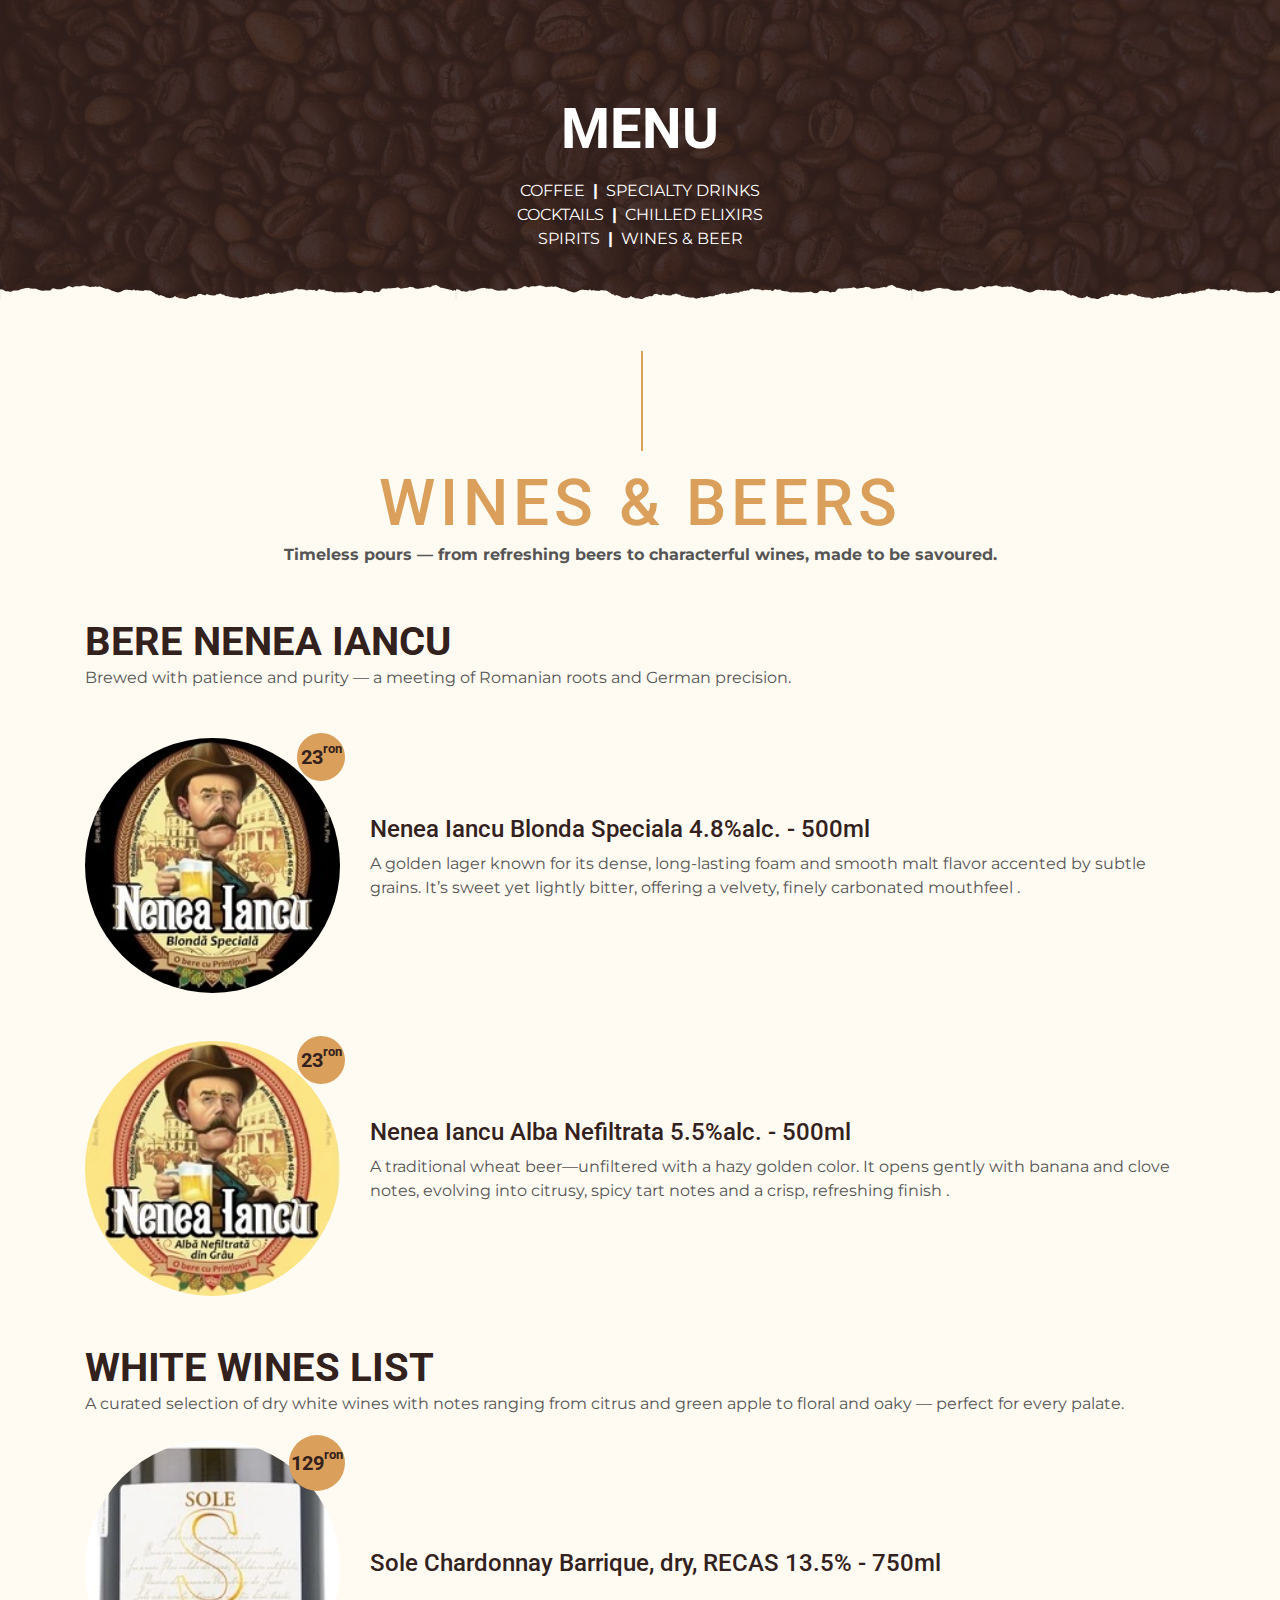
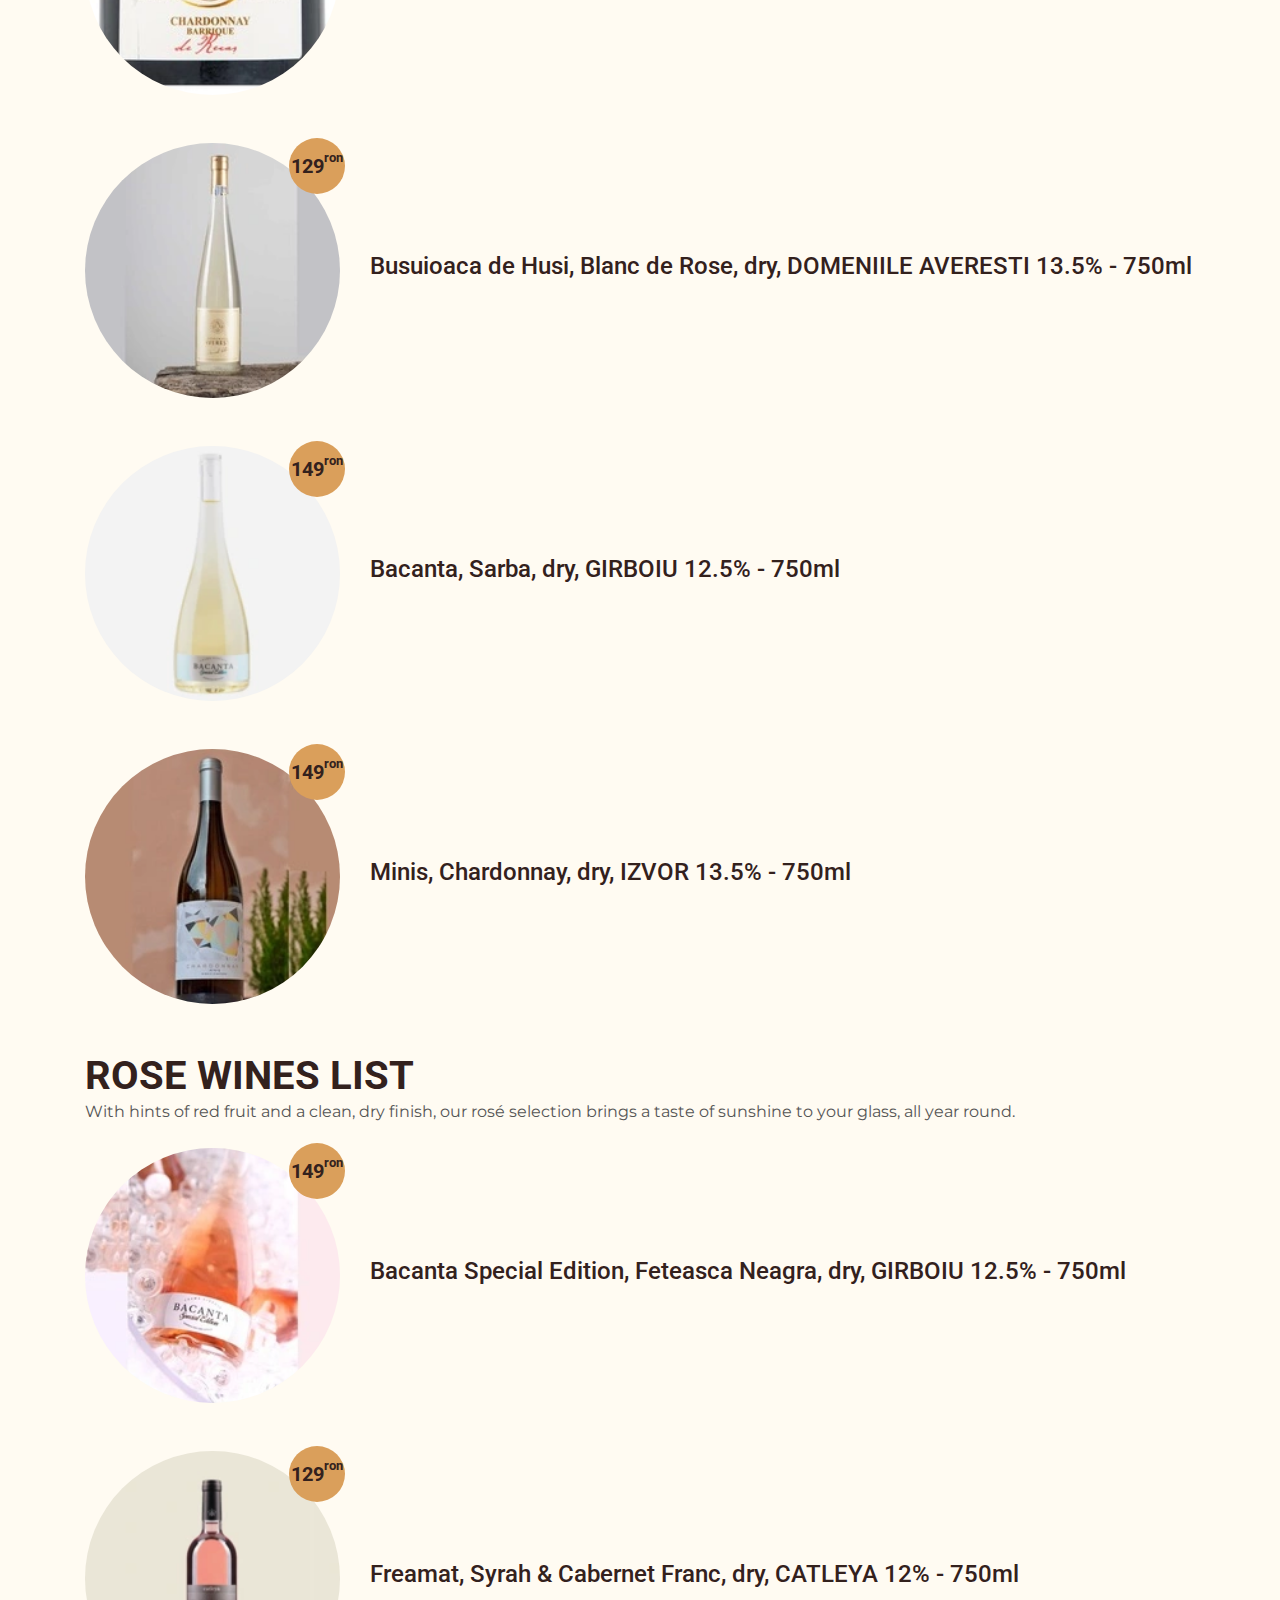
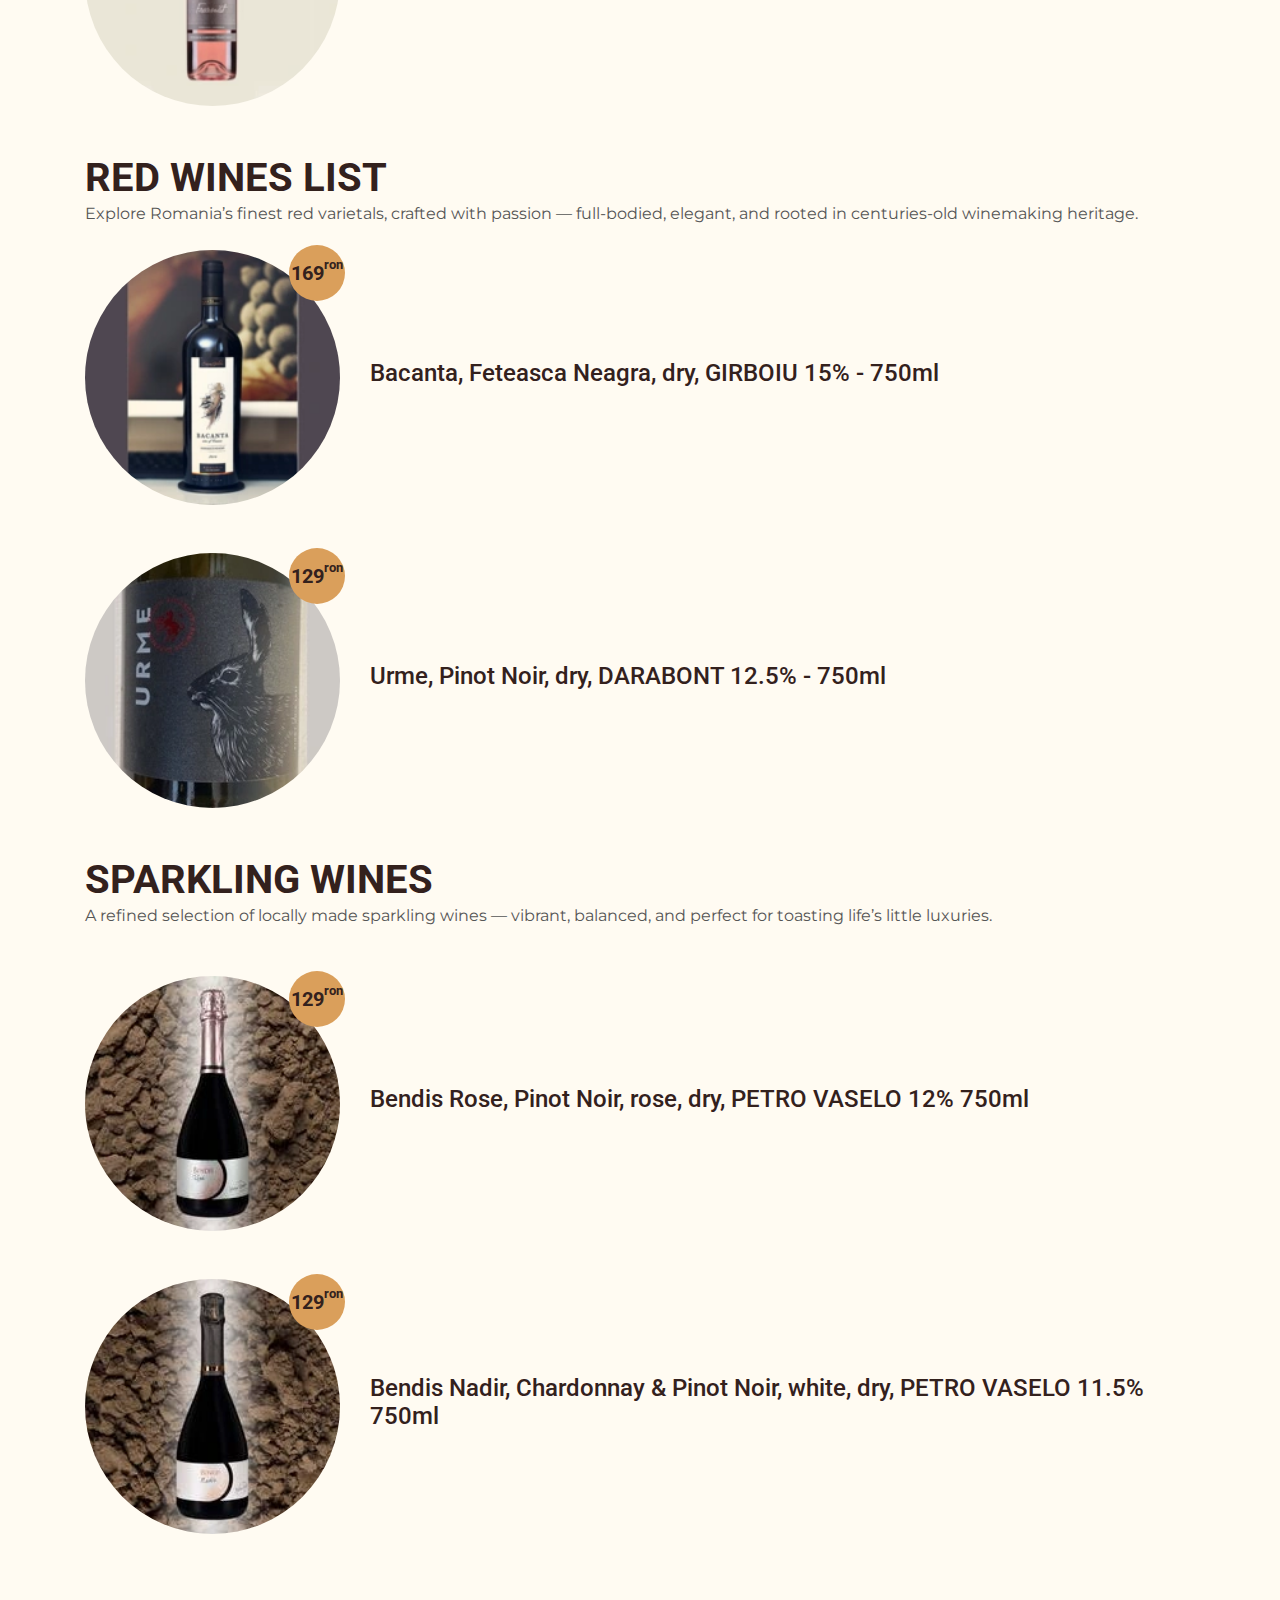
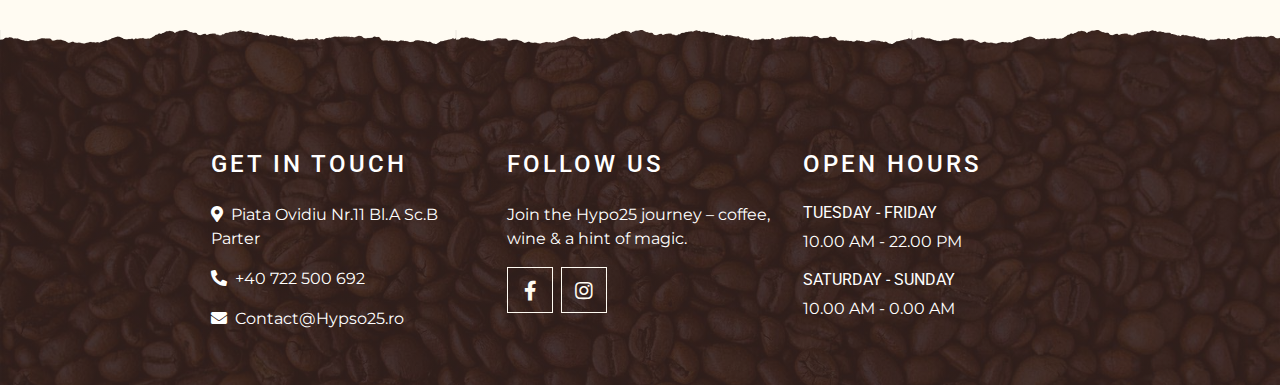
<file: wines.html>
<!DOCTYPE html>
<html lang="en">

<head>
    <meta charset="utf-8">
    <title>Hypso25 Menu - Wines</title>
    <meta content="width=device-width, initial-scale=1.0" name="viewport">
    <meta content="Coffee Menu" name="keywords">
    <meta content="Coffee Menu" name="description">

    <!-- Favicon -->
    <link href="img/favicon.ico" rel="icon">

    <!-- Google Font -->
    <link rel="preconnect" href="https://fonts.gstatic.com">
    <link href="https://fonts.googleapis.com/css2?family=Montserrat:wght@200;400&family=Roboto:wght@400;500;700&display=swap" rel="stylesheet"> 

    <!-- Font Awesome -->
    <link href="https://cdnjs.cloudflare.com/ajax/libs/font-awesome/5.10.0/css/all.min.css" rel="stylesheet">

    <!-- Customized Bootstrap Stylesheet -->
    <link href="css/style.min.css" rel="stylesheet">
</head>

<body>

    <!-- Page Header Start -->
    <div class="container-fluid page-header mb-5 position-relative overlay-bottom">
        <div class="d-flex flex-column align-items-center justify-content-center pt-0 pt-lg-5" style="min-height: 200px">
            <h1 class="display-4 mb-3 mt-0 mt-lg-5 text-white text-uppercase">MENU</h1>
                <div class="d-inline-flex">
                <p class="m-0 text-white"><a class="text-white" href="menu.html">COFFEE</a></p>
                <p class="m-0 text-white px-2"><b>|</b></p>
                <p class="m-0 text-white"><a class="text-white" href="sdrinks.html">SPECIALTY DRINKS</a></p>
            </div>
                <div class="d-inline-flex">
                <p class="m-0 text-white"><a class="text-white" href="vcock.html">COCKTAILS</a></p>
                <p class="m-0 text-white px-2"><b>|</b></p>
                <p class="m-0 text-white"><a class="text-white" href="celix.html">CHILLED ELIXIRS</a></p>
            </div>
            <div class="d-inline-flex mb-lg-5">
                <p class="m-0 text-white"><a class="text-white" href="spirits.html">SPIRITS</a></p>
                <p class="m-0 text-white px-2"><b>|</b></p>
                <p class="m-0 text-white"><a class="text-white" href="wines.html">WINES & BEER</a></p>
            </div>
        </div>
    </div>

    <!-- Page Header End -->


    <!-- Menu Start -->
    <div class="container-fluid pt-1">
        <div class="container">
            <div class="section-title">
                <h4 class="text-primary text-uppercase mb-0" style="letter-spacing: 5px; font-size: 4em;">Wines & Beers</h4>
                <p><b>Timeless pours — from refreshing beers to characterful wines, made to be savoured.</b></p>
            </div>
            <div class="row">
                <div class="col-lg-12">
                    <h1 class="mb-0">BERE NENEA IANCU</h1>
                    <p class="mb-5">Brewed with patience and purity — a meeting of Romanian roots and German precision.</p>
                    <div class="row align-items-center mb-5">
                        <div class="col-4 col-sm-3">
                            <img class="w-100 rounded-circle mb-3 mb-sm-0" src="img/icons_watermarked/webp/beer&wine/Nenea Iancu Blonda Speciala.webp" alt="">
                            <h5 class="menu-price p-4"><b>23</b><p style="font-size: small;"><b>ron</b></h5>
                        </div>
                        <div class="col-8 col-sm-9">
                            <h4>Nenea Iancu Blonda Speciala 4.8%alc. - 500ml</h4>
                            <p>A golden lager known for its dense, long-lasting foam and smooth malt flavor accented by subtle grains. It’s sweet yet lightly bitter, offering a velvety, finely carbonated mouthfeel .</p>
                        </div>
                    </div>
                    <div class="row align-items-center mb-5">
                        <div class="col-4 col-sm-3">
                            <img class="w-100 rounded-circle mb-3 mb-sm-0" src="img/icons_watermarked/webp/beer&wine/nenea_iancu_alba_nefiltrata.webp" alt="">
                            <h5 class="menu-price p-4"><b>23</b><p style="font-size: small;"><b>ron</b></h5>
                        </div>
                        <div class="col-8 col-sm-9">
                            <h4>Nenea Iancu Alba Nefiltrata 5.5%alc. - 500ml</h4>
                            <p>A traditional wheat beer—unfiltered with a hazy golden color. It opens gently with banana and clove notes, evolving into citrusy, spicy tart notes and a crisp, refreshing finish .</p>
                        </div>
                    </div>
                    <h1 class="mb-0">WHITE WINES LIST</h1>
                    <p class="mb-4">A curated selection of dry white wines with notes ranging from citrus and green apple to floral and oaky — perfect for every palate.</p>
                    <div class="row align-items-center mb-5">
                        <div class="col-4 col-sm-3">
                            <img class="w-100 rounded-circle mb-3 mb-sm-0" src="img/icons_watermarked/webp/beer&wine/Sole Chardonnay Barrique.webp" alt="">
                            <h5 class="menu-price" style="padding: 28px;"><b>129</b><p style="font-size: small;"><b>ron</b></h5>
                        </div>
                        <div class="col-8 col-sm-9">
                            <h4>Sole Chardonnay Barrique, dry, RECAS 13.5% - 750ml</h4>
                            <p class="m-0"></p>
                        </div>
                    </div>
                    <div class="row align-items-center mb-5">
                        <div class="col-4 col-sm-3">
                            <img class="w-100 rounded-circle mb-3 mb-sm-0" src="img/icons_watermarked/webp/beer&wine/Busuioaca de Husi, Blanc de Rose, dry, DOMENIILE AVERESTI.webp" alt="">
                            <h5 class="menu-price" style="padding: 28px;"><b>129</b><p style="font-size: small;"><b>ron</b></h5>
                        </div>
                        <div class="col-8 col-sm-9">
                            <h4>Busuioaca de Husi, Blanc de Rose, dry, DOMENIILE AVERESTI 13.5% - 750ml</h4>
                            <p class="m-0"></p>
                        </div>
                    </div>
                    <div class="row align-items-center mb-5">
                        <div class="col-4 col-sm-3">
                            <img class="w-100 rounded-circle mb-3 mb-sm-0" src="img/icons_watermarked/webp/beer&wine/Bacamta, Sarba, dry, GIRBOIU.webp" alt="">
                            <h5 class="menu-price" style="padding: 28px;"><b>149</b><p style="font-size: small;"><b>ron</b></h5>
                        </div>
                        <div class="col-8 col-sm-9">
                            <h4>Bacanta, Sarba, dry, GIRBOIU 12.5% - 750ml</h4>
                            <p class="m-0"></p>
                        </div>
                    </div>
                        <div class="row align-items-center mb-5">
                        <div class="col-4 col-sm-3">
                            <img class="w-100 rounded-circle mb-3 mb-sm-0" src="img/icons_watermarked/webp/beer&wine/Minis, Crama Izvor.webp" alt="">
                            <h5 class="menu-price" style="padding: 28px;"><b>149</b><p style="font-size: small;"><b>ron</b></h5>
                        </div>
                        <div class="col-8 col-sm-9">
                            <h4>Minis, Chardonnay, dry, IZVOR 13.5% - 750ml</h4>
                            <p class="m-0"></p>
                        </div>
                    </div>
                    <h1 class="mb-0">ROSE WINES LIST</h1>
                    <p class="mb-4">With hints of red fruit and a clean, dry finish, our rosé selection brings a taste of sunshine to your glass, all year round.</p>
                    <div class="row align-items-center mb-5">
                        <div class="col-4 col-sm-3">
                            <img class="w-100 rounded-circle mb-3 mb-sm-0" src="img/icons_watermarked/webp/beer&wine/Bacanta Special Edition, Feteasca Neagra, dry, GIRBOIU.webp" alt="">
                            <h5 class="menu-price" style="padding: 28px;"><b>149</b><p style="font-size: small;"><b>ron</b></h5>
                        </div>
                        <div class="col-8 col-sm-9">
                            <h4>Bacanta Special Edition, Feteasca Neagra, dry, GIRBOIU 12.5% - 750ml</h4>
                            <p class="m-0"></p>
                        </div>
                    </div>
                    <div class="row align-items-center mb-5">
                        <div class="col-4 col-sm-3">
                            <img class="w-100 rounded-circle mb-3 mb-sm-0" src="img/icons_watermarked/webp/beer&wine/Freamat, Syrah & Cabernet Franc, dry, CATLEYA.webp" alt="">
                            <h5 class="menu-price" style="padding: 28px;"><b>129</b><p style="font-size: small;"><b>ron</b></h5>
                        </div>
                        <div class="col-8 col-sm-9">
                            <h4>Freamat, Syrah & Cabernet Franc, dry, CATLEYA 12% - 750ml</h4>
                            <p class="m-0"></p>
                        </div>
                    </div>
                    <h1 class="mb-0">RED WINES LIST</h1>
                    <p class="mb-4">Explore Romania’s finest red varietals, crafted with passion — full-bodied, elegant, and rooted in centuries-old winemaking heritage.</p>
                    <div class="row align-items-center mb-5">
                        <div class="col-4 col-sm-3">
                            <img class="w-100 rounded-circle mb-3 mb-sm-0" src="img/icons_watermarked/webp/beer&wine/Bacanta, Feteasca Neagra, dry, GIRBOIUpng.webp" alt="">
                            <h5 class="menu-price" style="padding: 28px;"><b>169</b><p style="font-size: small;"><b>ron</b></h5>
                        </div>
                        <div class="col-8 col-sm-9">
                            <h4>Bacanta, Feteasca Neagra, dry, GIRBOIU 15% - 750ml</h4>
                            <p class="m-0"></p>
                        </div>
                    </div>
                    <div class="row align-items-center mb-5">
                        <div class="col-4 col-sm-3">
                            <img class="w-100 rounded-circle mb-3 mb-sm-0" src="img/icons_watermarked/webp/beer&wine/Urme, Pinot Noir, dry, DARABONT.webp" alt="">
                            <h5 class="menu-price" style="padding: 28px;"><b>129</b><p style="font-size: small;"><b>ron</b></h5>
                        </div>
                        <div class="col-8 col-sm-9">
                            <h4>Urme, Pinot Noir, dry, DARABONT 12.5% - 750ml</h4>
                            <p class="m-0"></p>
                        </div>
                    </div>
                        <h1 class="mb-0">SPARKLING WINES</h1>
                        <p class="mb-5">A refined selection of locally made sparkling wines — vibrant, balanced, and perfect for toasting life’s little luxuries.</p>
                        <div class="row align-items-center mb-5">
                        <div class="col-4 col-sm-3">
                            <img class="w-100 rounded-circle mb-3 mb-sm-0" src="img/icons_watermarked/webp/beer&wine/Bendis-Rose.webp" alt="">
                            <h5 class="menu-price" style="padding: 28px;"><b>129</b><p style="font-size: small;"><b>ron</b></h5>
                        </div>
                        <div class="col-8 col-sm-9">
                            <h4>Bendis Rose, Pinot Noir, rose, dry, PETRO VASELO 12% 750ml</h4>
                            <p class="m-0"></p>
                        </div>
                    </div>
                    <div class="row align-items-center mb-5">
                        <div class="col-4 col-sm-3">
                            <img class="w-100 rounded-circle mb-3 mb-sm-0" src="img/icons_watermarked/webp/beer&wine/Bendis-Nadir.webp" alt="">
                            <h5 class="menu-price" style="padding: 28px;"><b>129</b><p style="font-size: small;"><b>ron</b></h5>
                        </div>
                        <div class="col-8 col-sm-9">
                            <h4>Bendis Nadir, Chardonnay & Pinot Noir, white, dry, PETRO VASELO 11.5% 750ml</h4>
                            <p class="m-0"></p>
                        </div>
                    </div>
                </div>
            </div>
        </div>
    </div>
    <!-- Menu End -->


    <!-- Footer Start -->
    <div class="container-fluid footer text-white mt-5 pt-5 px-0 position-relative overlay-top">
        <div class="row mx-0 pt-5 px-sm-3 px-lg-5 mt-4 justify-content-center">
            <div class="col-lg-3 col-md-6 mb-5">
                <h4 class="text-white text-uppercase mb-4" style="letter-spacing: 3px;">Get In Touch</h4>
                <p><i class="fa fa-map-marker-alt mr-2"></i><a class="text-white" href="https://maps.app.goo.gl/JFcnPuGnPKfqosZBA" target="_blank">Piata Ovidiu Nr.11 Bl.A Sc.B Parter</a></p>
                <p><i class="fa fa-phone-alt mr-2"></i><a class="text-white" href="tel:+40722500692" target="_blank">+40 722 500 692</a></p>
                <p class="m-0"><i class="fa fa-envelope mr-2"></i><a class="text-white" href="mailto:contact@hypso25.ro">Contact@Hypso25.ro</a></p>
            </div>
            <div class="col-lg-3 col-md-6 mb-5">
                <h4 class="text-white text-uppercase mb-4" style="letter-spacing: 3px;">Follow Us</h4>
                <p>Join the Hypo25 journey – coffee, wine & a hint of magic.</p>
                <div class="d-flex justify-content-start">
                    <a class="btn btn-lg btn-outline-light btn-lg-square mr-2" href="https://www.facebook.com/hypso25"><i class="fab fa-facebook-f"></i></a>
                    <a class="btn btn-lg btn-outline-light btn-lg-square" href="#"><i class="fab fa-instagram"></i></a>
                </div>
            </div>
            <div class="col-lg-3 col-md-6 mb-5">
                <h4 class="text-white text-uppercase mb-4" style="letter-spacing: 3px;">Open Hours</h4>
                <div>
                    <h6 class="text-white text-uppercase">Tuesday - Friday</h6>
                    <p>10.00 AM - 22.00 PM</p>
                    <h6 class="text-white text-uppercase">Saturday - Sunday</h6>
                    <p>10.00 AM - 0.00 AM</p>
                </div>
            </div>
        </div>
    </div>
    <!-- Footer End -->

    <!-- Back to Top -->
    <a href="#" class="btn btn-lg btn-primary btn-lg-square back-to-top"><i class="fa fa-angle-double-up"></i></a>

    <!-- JavaScript Libraries -->
    <script src="https://code.jquery.com/jquery-3.4.1.min.js"></script>
    <script src="https://stackpath.bootstrapcdn.com/bootstrap/4.4.1/js/bootstrap.bundle.min.js"></script>
    <script src="lib/waypoints/waypoints.min.js"></script>

    <!-- Template Javascript -->
    <script src="js/main.js"></script>
</body>

</html>
</file>
